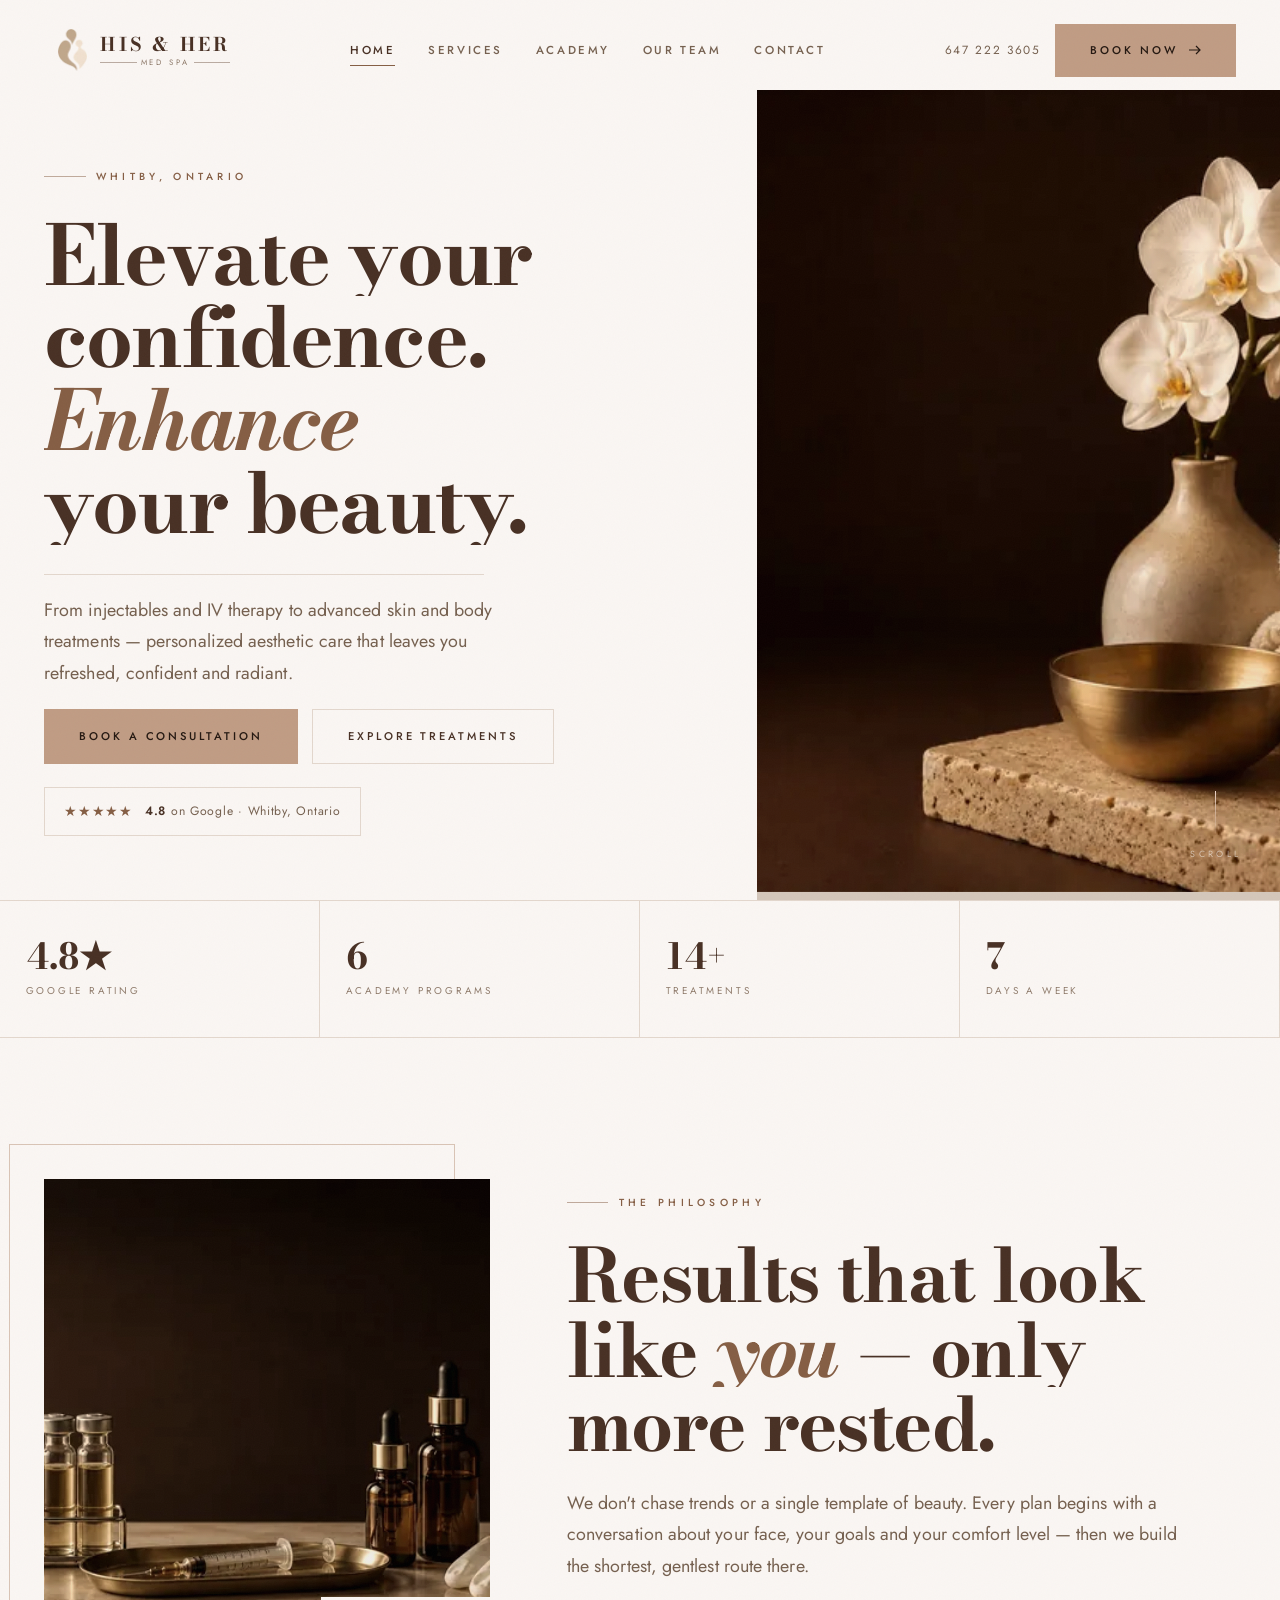
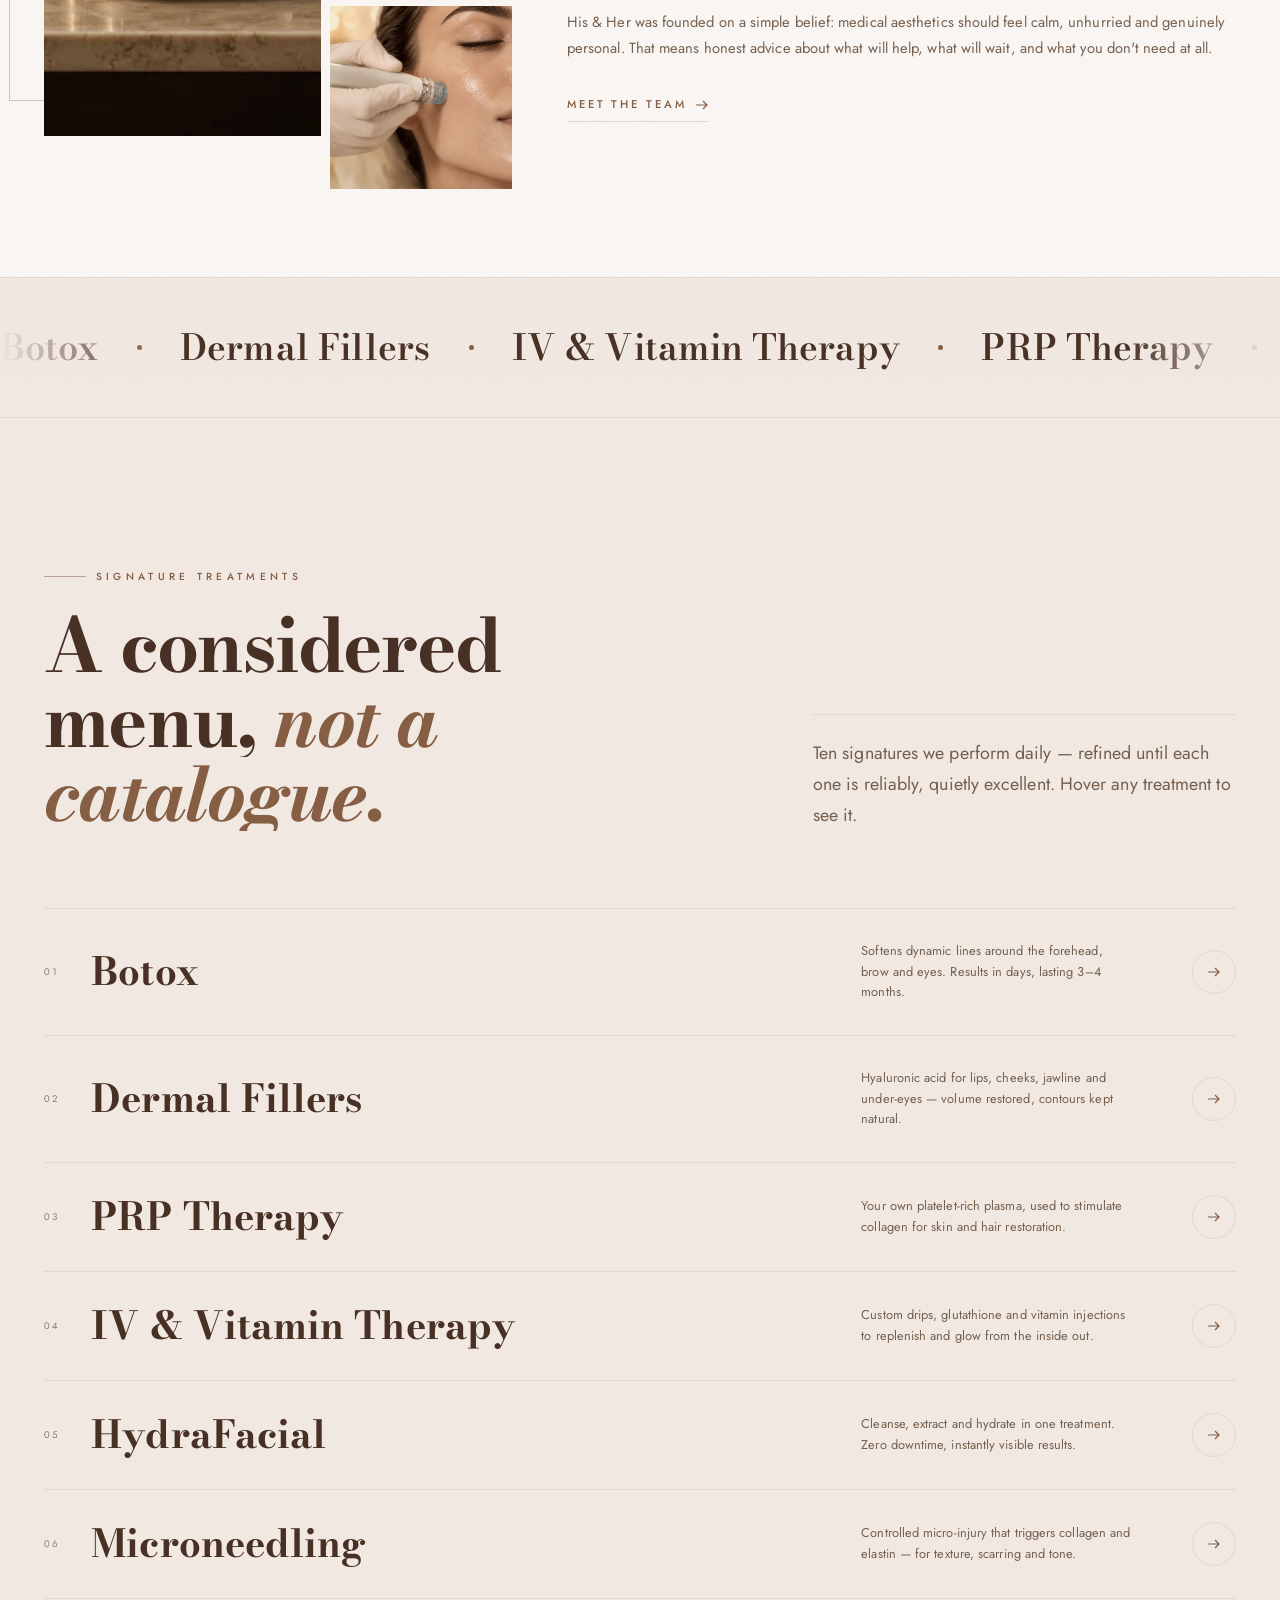
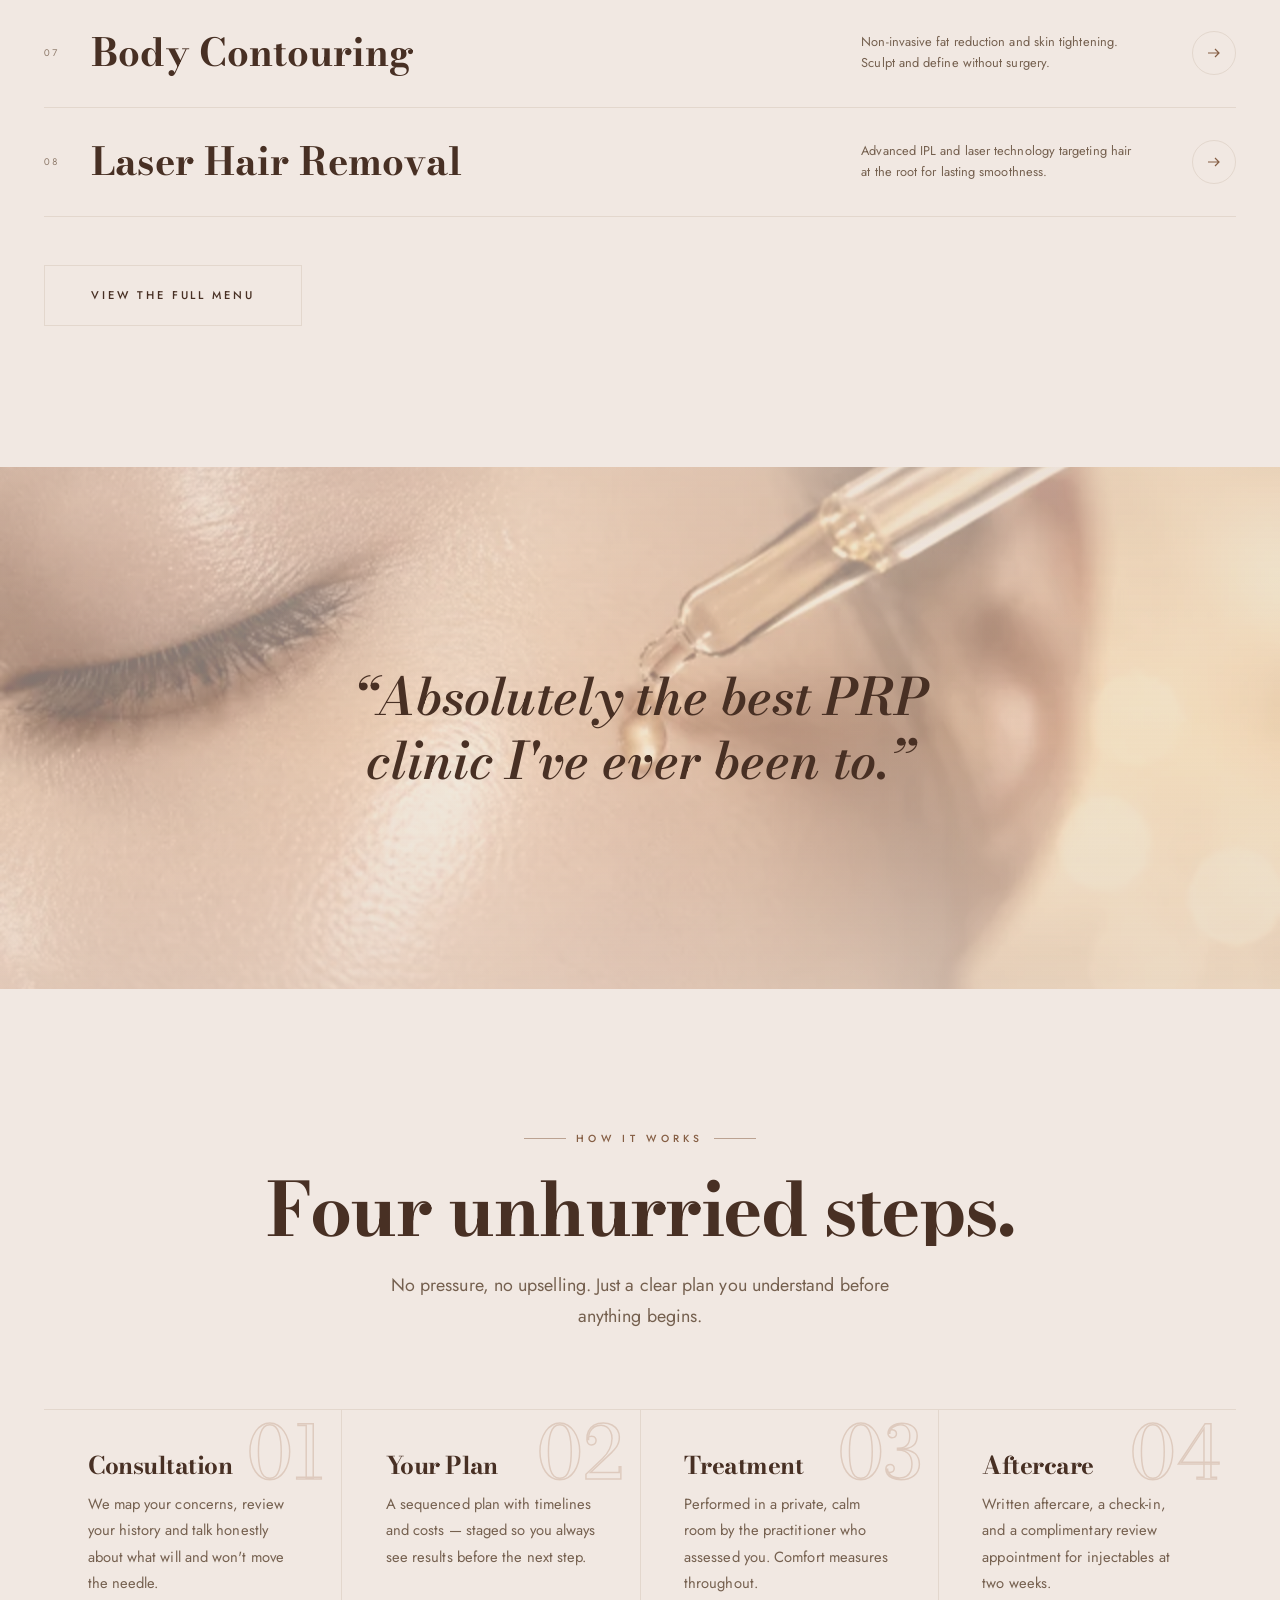
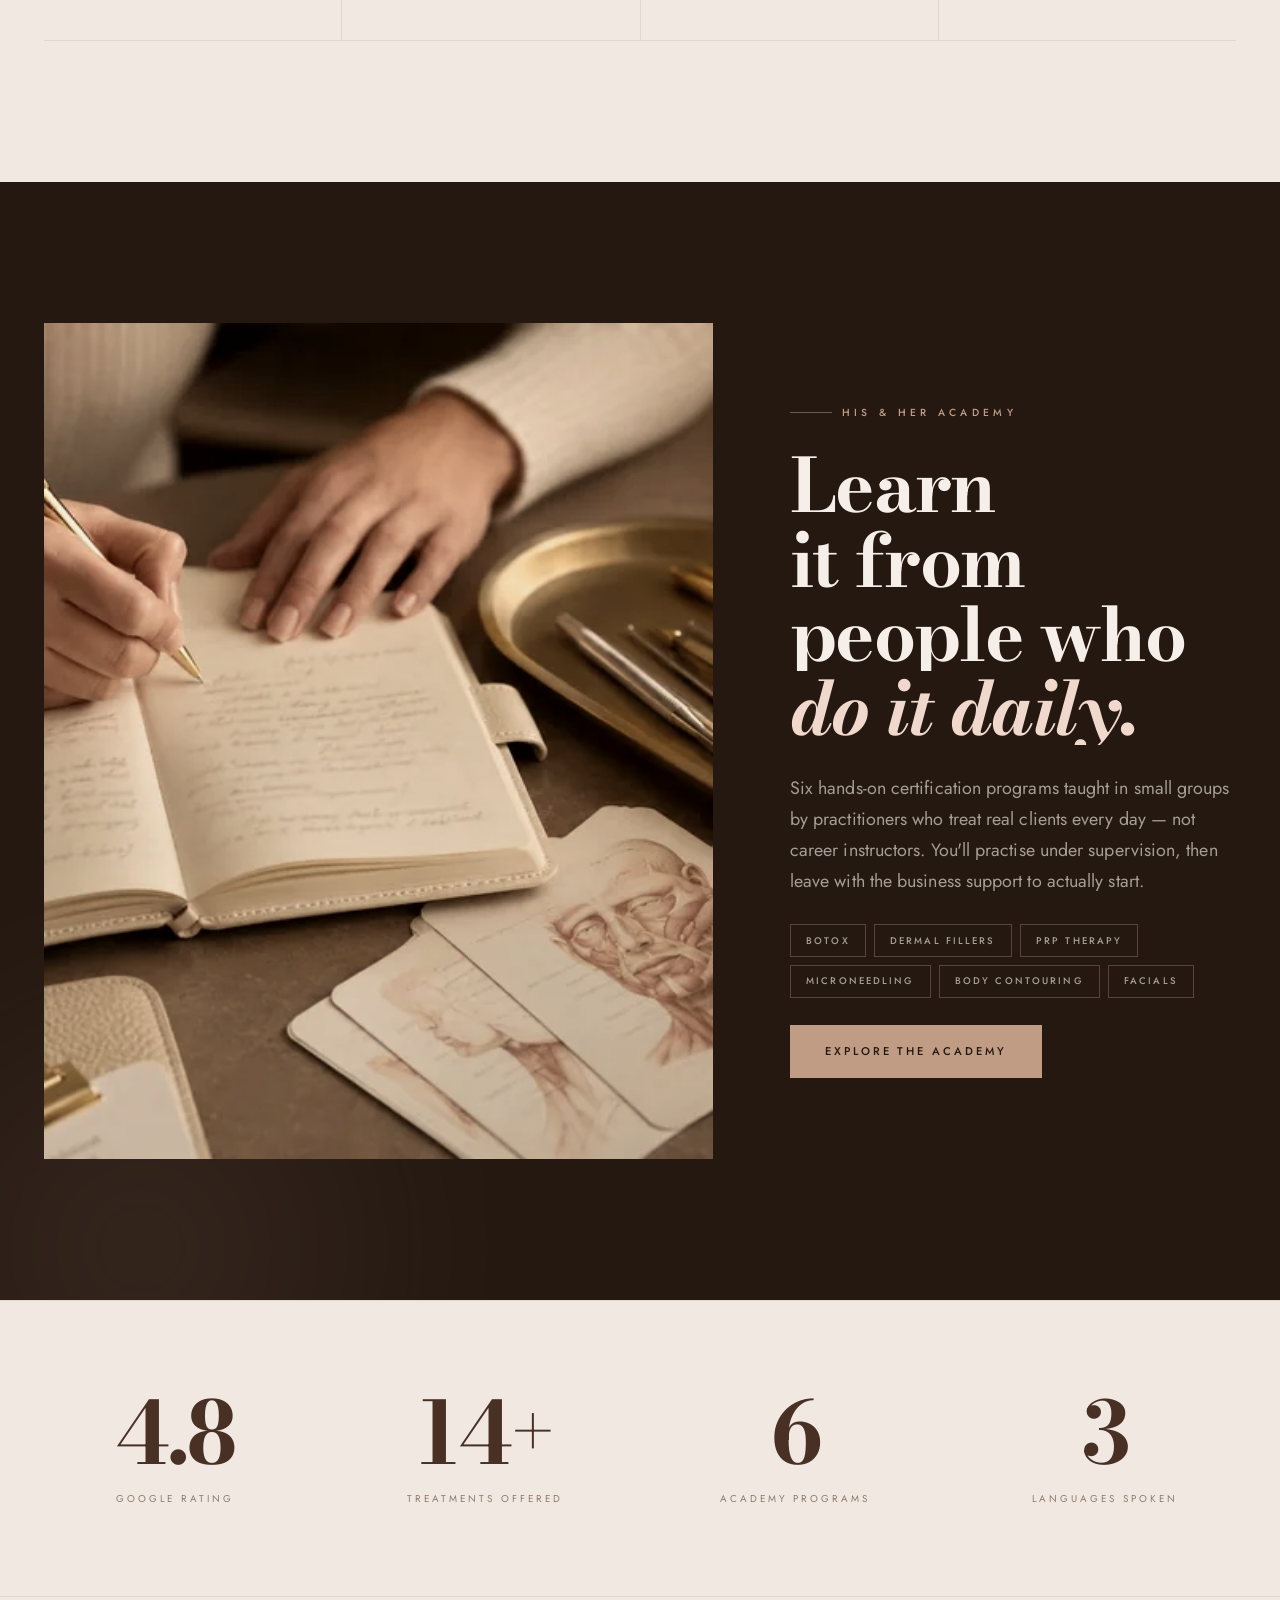
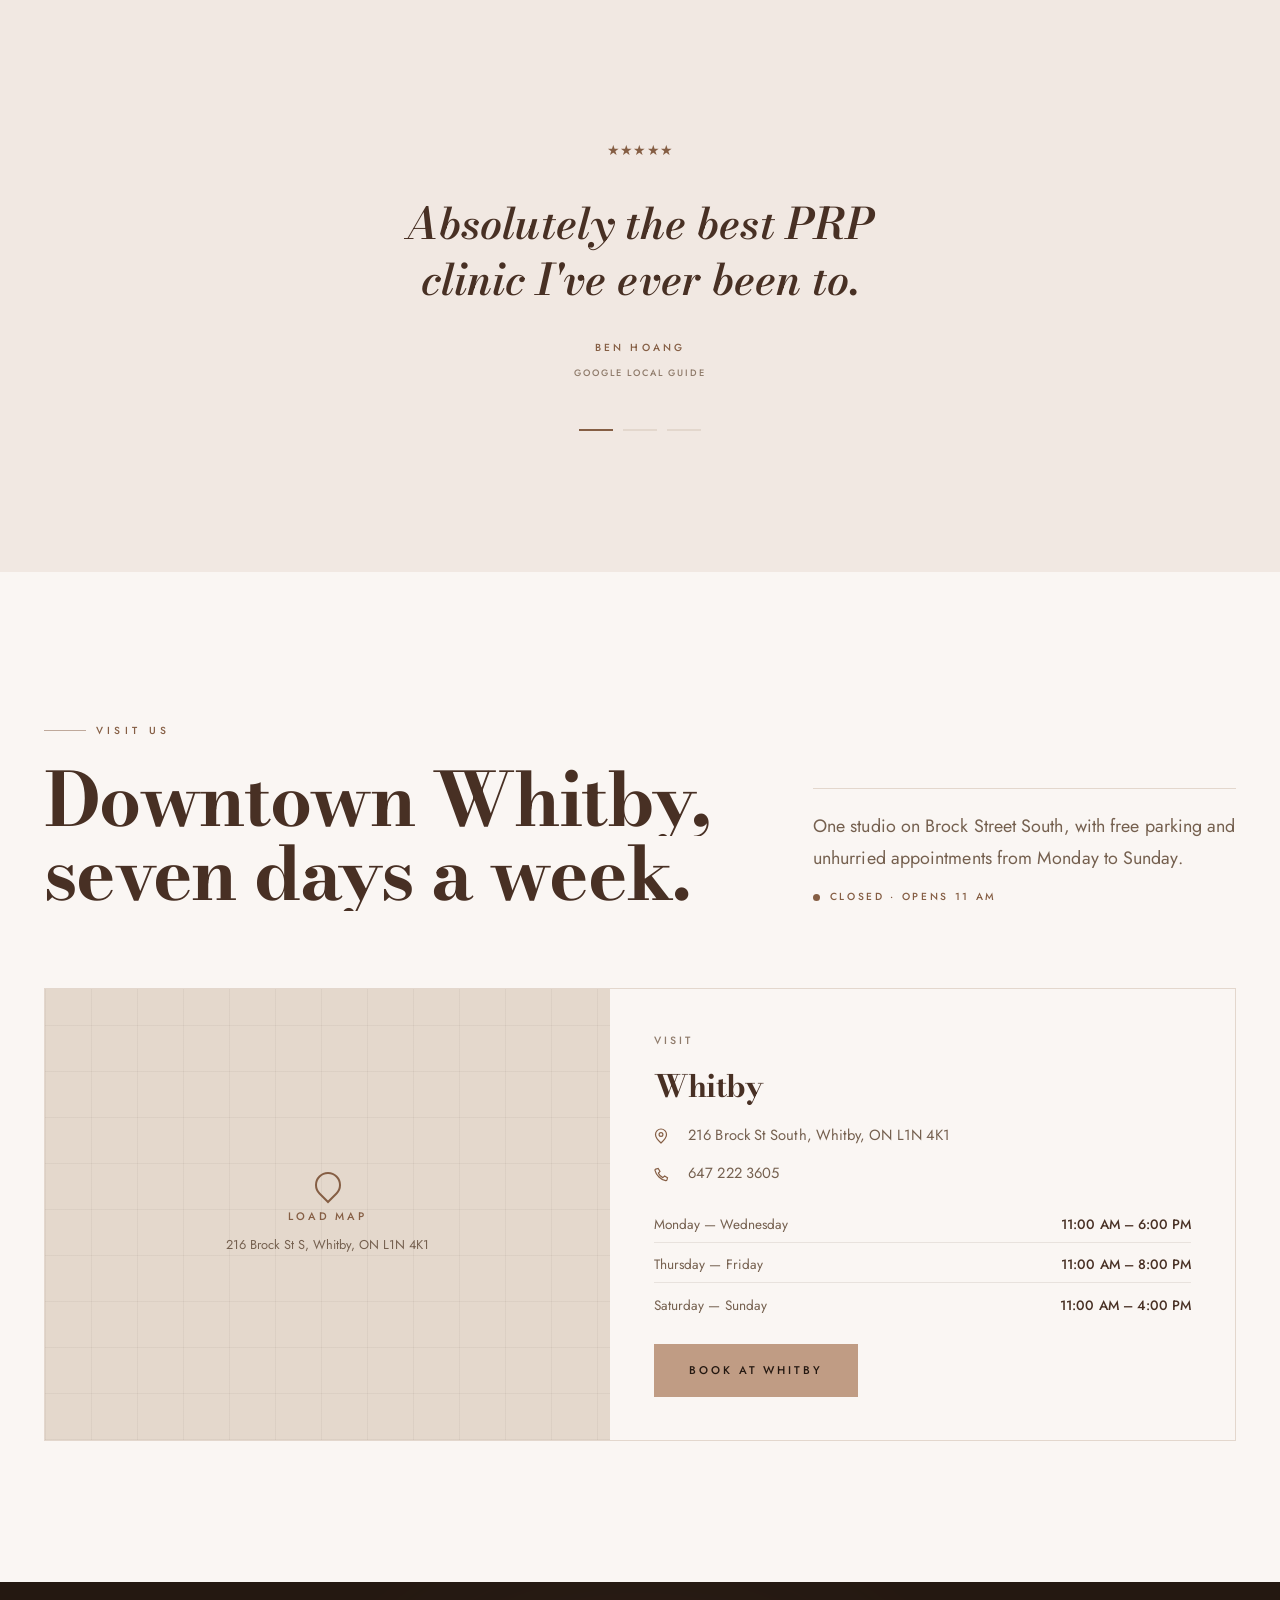
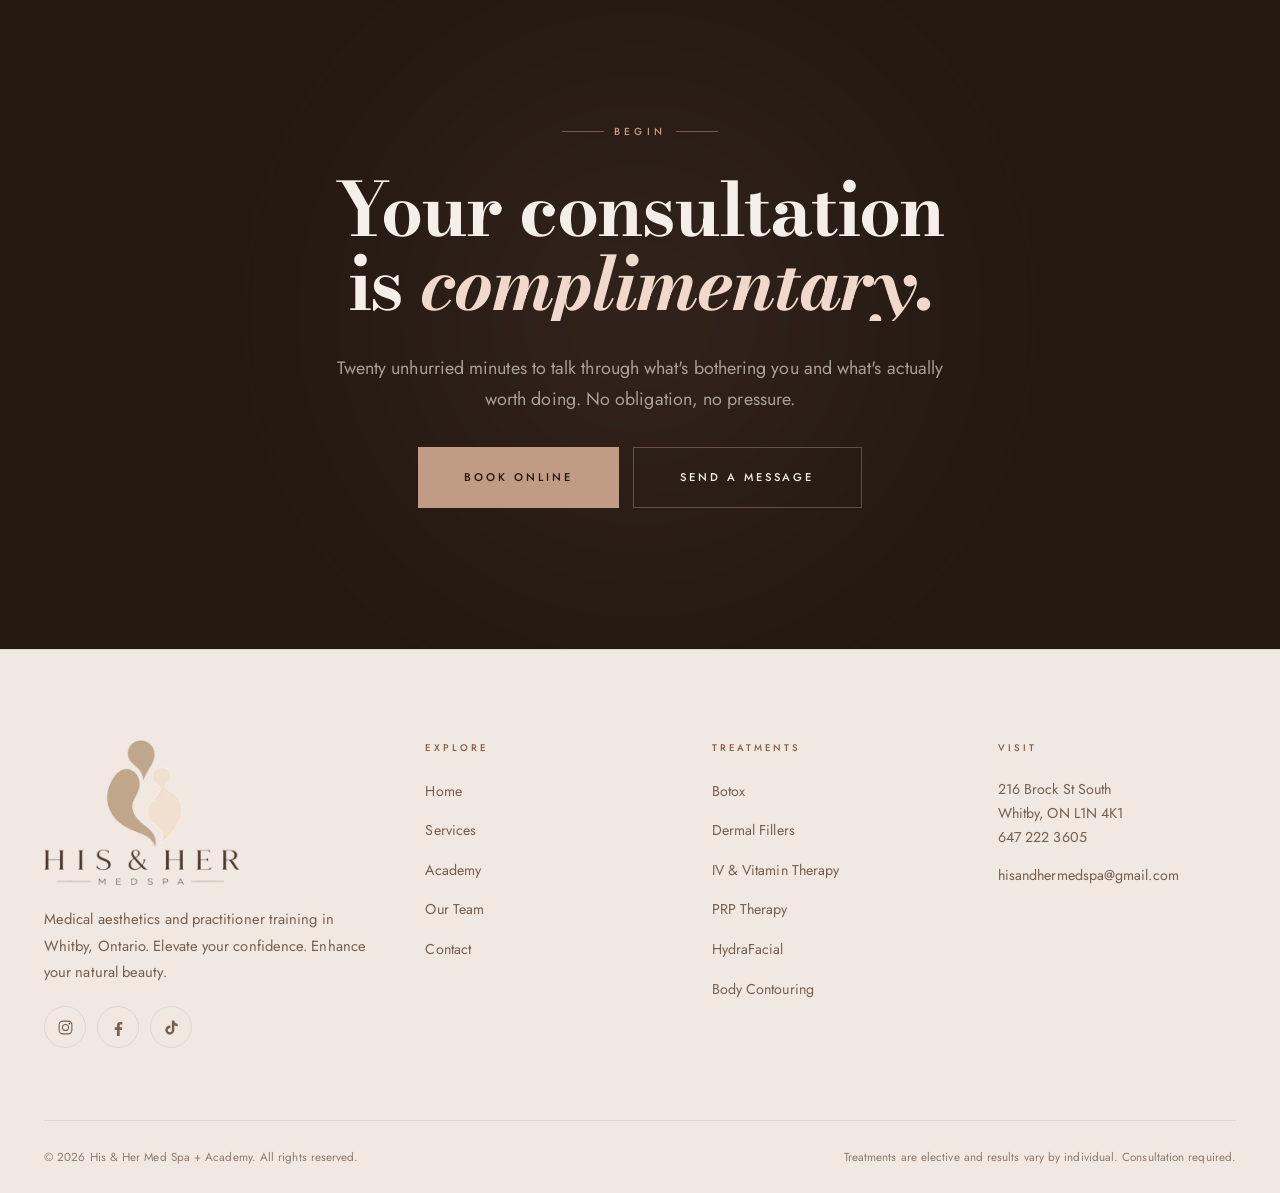
<file: index.html>
<!DOCTYPE html>
<html lang="en-CA">
<head>
<meta charset="utf-8">
<meta name="viewport" content="width=device-width, initial-scale=1">
<title>His &amp; Her Med Spa + Academy | Medical Aesthetics in Whitby, Ontario</title>
<meta name="description" content="Injectables, IV therapy, PRP, HydraFacial, body contouring and advanced skin care in Whitby, Ontario. Personalized medical aesthetics — rated 4.8★ on Google.">
<meta name="theme-color" content="#FAF6F3">
<link rel="canonical" href="https://hisandhermedspa.ca/">
<link rel="icon" href="assets/favicon.png" type="image/png">
<link rel="apple-touch-icon" href="assets/img/apple-touch-icon.png">

<meta property="og:type" content="website">
<meta property="og:title" content="His &amp; Her Med Spa + Academy">
<meta property="og:description" content="Elevate your confidence. Enhance your natural beauty. Medical aesthetics in Whitby, Ontario.">
<meta property="og:image" content="assets/img/hero.jpg">
<meta property="og:locale" content="en_CA">
<meta name="twitter:card" content="summary_large_image">

<link rel="preconnect" href="https://fonts.googleapis.com">
<link rel="preconnect" href="https://fonts.gstatic.com" crossorigin>
<link href="https://fonts.googleapis.com/css2?family=Bodoni+Moda:ital,opsz,wght@0,6..96,500;0,6..96,600;0,6..96,700;1,6..96,500;1,6..96,600&family=Jost:wght@300;400;500;600&display=swap" rel="stylesheet">
<!-- Preload the variant the browser will actually pick. Pointing this at the
     .jpg fallback would fetch the hero twice — once here, once as WebP. -->
<link rel="preload" as="image" type="image/webp"
      href="assets/img/hero-1400.webp"
      imagesrcset="assets/img/hero-700.webp 700w, assets/img/hero-1400.webp 1400w"
      imagesizes="(min-width: 1000px) 46vw, 100vw">
<link rel="stylesheet" href="assets/css/style.css">

<script type="application/ld+json">
{
  "@context": "https://schema.org",
  "@type": "MedicalSpa",
    "@id": "https://hisandhermedspa.ca/#studio",
    "name": "His & Her Med Spa + Academy — Whitby",
    "url": "https://hisandhermedspa.ca/",
    "telephone": "+1-647-222-3605",
    "email": "hisandhermedspa@gmail.com",
    "image": "https://hisandhermedspa.ca/assets/img/hero.jpg",
    "priceRange": "$$",
    "sameAs": [
      "https://www.instagram.com/hisandhermedspawhitby/",
      "https://www.tiktok.com/@hisandhermedspa",
      "https://www.facebook.com/share/1GpkdJ7ypN/"
    ],
    "address": {
      "@type": "PostalAddress",
      "streetAddress": "216 Brock St South",
      "addressLocality": "Whitby",
      "addressRegion": "ON",
      "postalCode": "L1N 4K1",
      "addressCountry": "CA"
    },
    "aggregateRating": { "@type": "AggregateRating", "ratingValue": "4.8", "bestRating": "5", "ratingCount": "120" },
    "openingHoursSpecification": [
      { "@type": "OpeningHoursSpecification", "dayOfWeek": ["Monday","Tuesday","Wednesday"], "opens": "11:00", "closes": "18:00" },
      { "@type": "OpeningHoursSpecification", "dayOfWeek": ["Thursday","Friday"], "opens": "11:00", "closes": "20:00" },
      { "@type": "OpeningHoursSpecification", "dayOfWeek": ["Saturday","Sunday"], "opens": "11:00", "closes": "16:00" }
    ]
}
</script>
</head>
<body>
<a class="skip" href="#main">Skip to content</a>
<!-- Photography grade: settles the source photos onto the logo's camel. Red is
     held, green eased back a touch and blue trimmed, which deepens the existing
     warmth toward the mark without pushing skin orange. Referenced from CSS as
     var(--duo) / var(--duo-soft). -->
<svg class="filter-defs" aria-hidden="true" focusable="false" width="0" height="0">
  <filter id="duo-warm" color-interpolation-filters="sRGB">
    <feColorMatrix type="matrix" values="1.02 0    0    0 0.004
                                         0    0.99 0    0 0
                                         0    0    0.93 0 0
                                         0    0    0    1 0"/>
  </filter>
</svg>
<div class="grain" aria-hidden="true"></div>
<div class="progress" aria-hidden="true"></div>
<div class="curtain" aria-hidden="true"><picture><source type="image/webp" srcset="assets/img/logo-lockup-220.webp 220w, assets/img/logo-lockup-440.webp 440w" sizes="110px"><img class="mark" src="assets/img/logo-lockup.png" alt="" width="440" height="327" decoding="async"></picture></div>

<!-- ============ HEADER ============ -->
<header class="hdr">
  <div class="wrap hdr-in">
    <a class="logo" href="index.html" aria-label="His and Her Med Spa, home">
      <picture><source type="image/webp" srcset="assets/img/logo-mark-120.webp 120w, assets/img/logo-mark-240.webp 240w" sizes="30px"><img class="logo-mark" src="assets/img/logo-mark.png" alt="" width="240" height="344" decoding="async"></picture>
      <span class="logo-txt">
        <b>His &amp; Her</b>
        <span>Med Spa</span>
      </span>
    </a>

    <nav class="nav" aria-label="Primary">
      <a href="index.html" aria-current="page">Home</a>
      <a href="services.html">Services</a>
      <a href="academy.html">Academy</a>
      <a href="team.html">Our Team</a>
      <a href="contact.html">Contact</a>
    </nav>

    <div class="hdr-cta">
      <a class="hdr-tel" href="tel:6472223605">647 222 3605</a>
      <a class="btn" href="https://www.fresha.com/a/his-her-med-spa-academy-whitby-216-brock-street-south-iwclfoa1" target="_blank" rel="noopener" data-magnetic>
        Book Now
        <svg class="ar" width="12" height="10" viewBox="0 0 12 10" fill="none" aria-hidden="true"><path d="M7 1l4 4-4 4M11 5H0" stroke="currentColor" stroke-width="1.2"/></svg>
      </a>
      <button class="burger" aria-label="Open menu" aria-expanded="false" aria-controls="menu">
        <i></i><i></i><i></i>
      </button>
    </div>
  </div>
</header>

<!-- ============ MOBILE MENU ============ -->
<div class="menu" id="menu">
  <nav aria-label="Mobile">
    <ul class="menu-links">
      <li><a href="index.html"><span class="idx">01</span>Home</a></li>
      <li><a href="services.html"><span class="idx">02</span>Services</a></li>
      <li><a href="academy.html"><span class="idx">03</span>Academy</a></li>
      <li><a href="team.html"><span class="idx">04</span>Our Team</a></li>
      <li><a href="contact.html"><span class="idx">05</span>Contact</a></li>
    </ul>
  </nav>
  <div class="menu-foot">
    <a href="tel:6472223605">647 222 3605</a>
    <a href="mailto:hisandhermedspa@gmail.com">hisandhermedspa@gmail.com</a>
  </div>
</div>

<main id="main">

<!-- ============ HERO ============ -->
<section class="hero">
  <div class="hero-in">
    <div class="hero-grid">
      <p class="eyebrow" data-rv="fade" style="--d:.15s">Whitby, Ontario</p>

      <h1 class="d1" data-mask>
        Elevate your<br>
        confidence.<br>
        <em>Enhance</em> your beauty.
      </h1>

      <div class="hero-side">
        <div class="rule" data-rv="line"></div>
        <p class="lede" data-rv style="--d:.25s">
          From injectables and IV therapy to advanced skin and body treatments —
          personalized aesthetic care that leaves you refreshed, confident and radiant.
        </p>
        <div class="cta-btns" style="justify-content:flex-start;--d:.35s" data-rv>
          <a class="btn" href="https://www.fresha.com/a/his-her-med-spa-academy-whitby-216-brock-street-south-iwclfoa1" target="_blank" rel="noopener">Book a Consultation</a>
          <a class="btn btn-ghost" href="services.html">Explore Treatments</a>
        </div>
        <div class="gbadge" data-rv style="--d:.45s">
          <span class="stars" aria-hidden="true">★★★★★</span>
          <span><b>4.8</b> on Google · Whitby, Ontario</span>
        </div>
      </div>
    </div>
  </div>

  <div class="hero-media">
    <picture><source type="image/webp" srcset="assets/img/hero-700.webp 700w, assets/img/hero-1400.webp 1400w" sizes="(min-width: 1000px) 46vw, 100vw"><img src="assets/img/hero.jpg" alt="Spa still life — cream towels, white orchid and a brushed gold bowl in warm light" fetchpriority="high" width="1400" height="1050" decoding="async"></picture>
  </div>

  <div class="hero-cue" aria-hidden="true"><i></i><span>Scroll</span></div>
</section>

<!-- ============ TRUST BAR ============ -->
<section class="trust">
  <div class="wrap" style="padding-inline:0">
    <div class="trust-grid">
      <div class="trust-item"><b>4.8★</b><span>Google Rating</span></div>
      <div class="trust-item"><b>6</b><span>Academy Programs</span></div>
      <div class="trust-item"><b>14+</b><span>Treatments</span></div>
      <div class="trust-item"><b>7</b><span>Days a Week</span></div>
    </div>
  </div>
</section>

<!-- ============ PHILOSOPHY ============ -->
<section class="section">
  <div class="wrap">
    <div class="split is-wide-r">
      <div class="stack-imgs">
        <div class="imgbox ratio-4-5">
          <picture><source type="image/webp" srcset="assets/img/service-break-700.webp 700w, assets/img/service-break-1400.webp 1400w" sizes="(min-width: 1000px) 50vw, 92vw"><img src="assets/img/service-break.jpg" alt="Medical aesthetics still life — serum vials, syringe and gold tray" loading="lazy" width="1400" height="933" decoding="async"></picture>
        </div>
        <div class="imgbox b ratio-1-1">
          <picture><source type="image/webp" srcset="assets/img/services/hydrafacial-640.webp 640w, assets/img/services/hydrafacial-1200.webp 1200w" sizes="(min-width: 1100px) 320px, (min-width: 700px) 45vw, 92vw"><img src="assets/img/services/hydrafacial.jpg" alt="HydraFacial treatment in progress" loading="lazy" width="1200" height="900" decoding="async"></picture>
        </div>
      </div>

      <div class="split-copy">
        <p class="eyebrow">The Philosophy</p>
        <h2 class="d2" data-mask>
          Results that look<br>
          like <em class="italic gold-text">you</em> — only<br>
          more rested.
        </h2>
        <p class="lede" data-rv>
          We don't chase trends or a single template of beauty. Every plan begins with a
          conversation about your face, your goals and your comfort level — then we build the
          shortest, gentlest route there.
        </p>
        <p class="body-sm" data-rv style="--d:.1s">
          His &amp; Her was founded on a simple belief: medical aesthetics should feel calm,
          unhurried and genuinely personal. That means honest advice about what will help,
          what will wait, and what you don't need at all.
        </p>
        <div data-rv style="--d:.2s">
          <a class="tlink" href="team.html">Meet the team
            <svg width="12" height="10" viewBox="0 0 12 10" fill="none" aria-hidden="true"><path d="M7 1l4 4-4 4M11 5H0" stroke="currentColor" stroke-width="1.2"/></svg>
          </a>
        </div>
      </div>
    </div>
  </div>
</section>

<!-- ============ MARQUEE ============ -->
<div class="marquee" aria-hidden="true">
  <div class="marquee-track">
    <span>Botox</span><span>Dermal Fillers</span><span>IV &amp; Vitamin Therapy</span><span>PRP Therapy</span><span>HydraFacial</span><span>Microneedling</span><span>Body Contouring</span><span>Chemical Peels</span><span>Laser Hair Removal</span><span>Hair Restoration</span>
    <span>Botox</span><span>Dermal Fillers</span><span>IV &amp; Vitamin Therapy</span><span>PRP Therapy</span><span>HydraFacial</span><span>Microneedling</span><span>Body Contouring</span><span>Chemical Peels</span><span>Laser Hair Removal</span><span>Hair Restoration</span>
  </div>
</div>

<!-- ============ SIGNATURE TREATMENTS (hover index) ============ -->
<section class="section on-linen sindex">
  <div class="wrap">
    <div class="sec-head is-split">
      <div>
        <p class="eyebrow">Signature Treatments</p>
        <h2 class="d2" data-mask style="margin-top:1.4rem">
          A considered<br>menu, <em class="italic gold-text">not a<br>catalogue.</em>
        </h2>
      </div>
      <p class="lede" data-rv>
        Ten signatures we perform daily — refined until each one is reliably, quietly excellent.
        Hover any treatment to see it.
      </p>
    </div>

    <ul class="sindex-list">
      <li><a class="sitem" href="services.html#botox" data-peek="botox">
        <span class="sitem-no">01</span>
        <span><span class="sitem-name">Botox</span></span>
        <span class="sitem-meta">Softens dynamic lines around the forehead, brow and eyes. Results in days, lasting 3–4 months.</span>
        <span class="sitem-go" aria-hidden="true">
          <svg width="12" height="10" viewBox="0 0 12 10" fill="none"><path d="M7 1l4 4-4 4M11 5H0" stroke="currentColor" stroke-width="1.2"/></svg>
        </span>
      </a></li>
      <li><a class="sitem" href="services.html#dermal-fillers" data-peek="fillers">
        <span class="sitem-no">02</span>
        <span><span class="sitem-name">Dermal Fillers</span></span>
        <span class="sitem-meta">Hyaluronic acid for lips, cheeks, jawline and under-eyes — volume restored, contours kept natural.</span>
        <span class="sitem-go" aria-hidden="true"><svg width="12" height="10" viewBox="0 0 12 10" fill="none"><path d="M7 1l4 4-4 4M11 5H0" stroke="currentColor" stroke-width="1.2"/></svg></span>
      </a></li>
      <li><a class="sitem" href="services.html#prp-therapy" data-peek="prp">
        <span class="sitem-no">03</span>
        <span><span class="sitem-name">PRP Therapy</span></span>
        <span class="sitem-meta">Your own platelet-rich plasma, used to stimulate collagen for skin and hair restoration.</span>
        <span class="sitem-go" aria-hidden="true"><svg width="12" height="10" viewBox="0 0 12 10" fill="none"><path d="M7 1l4 4-4 4M11 5H0" stroke="currentColor" stroke-width="1.2"/></svg></span>
      </a></li>
      <li><a class="sitem" href="services.html#iv-vitamin-therapy" data-peek="iv">
        <span class="sitem-no">04</span>
        <span><span class="sitem-name">IV &amp; Vitamin Therapy</span></span>
        <span class="sitem-meta">Custom drips, glutathione and vitamin injections to replenish and glow from the inside out.</span>
        <span class="sitem-go" aria-hidden="true"><svg width="12" height="10" viewBox="0 0 12 10" fill="none"><path d="M7 1l4 4-4 4M11 5H0" stroke="currentColor" stroke-width="1.2"/></svg></span>
      </a></li>
      <li><a class="sitem" href="services.html#hydrafacial" data-peek="hydra">
        <span class="sitem-no">05</span>
        <span><span class="sitem-name">HydraFacial</span></span>
        <span class="sitem-meta">Cleanse, extract and hydrate in one treatment. Zero downtime, instantly visible results.</span>
        <span class="sitem-go" aria-hidden="true"><svg width="12" height="10" viewBox="0 0 12 10" fill="none"><path d="M7 1l4 4-4 4M11 5H0" stroke="currentColor" stroke-width="1.2"/></svg></span>
      </a></li>
      <li><a class="sitem" href="services.html#microneedling" data-peek="micro">
        <span class="sitem-no">06</span>
        <span><span class="sitem-name">Microneedling</span></span>
        <span class="sitem-meta">Controlled micro-injury that triggers collagen and elastin — for texture, scarring and tone.</span>
        <span class="sitem-go" aria-hidden="true"><svg width="12" height="10" viewBox="0 0 12 10" fill="none"><path d="M7 1l4 4-4 4M11 5H0" stroke="currentColor" stroke-width="1.2"/></svg></span>
      </a></li>
      <li><a class="sitem" href="services.html#body-contouring" data-peek="body">
        <span class="sitem-no">07</span>
        <span><span class="sitem-name">Body Contouring</span></span>
        <span class="sitem-meta">Non-invasive fat reduction and skin tightening. Sculpt and define without surgery.</span>
        <span class="sitem-go" aria-hidden="true"><svg width="12" height="10" viewBox="0 0 12 10" fill="none"><path d="M7 1l4 4-4 4M11 5H0" stroke="currentColor" stroke-width="1.2"/></svg></span>
      </a></li>
      <li><a class="sitem" href="services.html#laser-hair-removal" data-peek="laser">
        <span class="sitem-no">08</span>
        <span><span class="sitem-name">Laser Hair Removal</span></span>
        <span class="sitem-meta">Advanced IPL and laser technology targeting hair at the root for lasting smoothness.</span>
        <span class="sitem-go" aria-hidden="true"><svg width="12" height="10" viewBox="0 0 12 10" fill="none"><path d="M7 1l4 4-4 4M11 5H0" stroke="currentColor" stroke-width="1.2"/></svg></span>
      </a></li>
    </ul>

    <div style="margin-top:3rem" data-rv>
      <a class="btn btn-ghost btn-lg" href="services.html">View the full menu</a>
    </div>
  </div>

  <div class="sindex-peek" aria-hidden="true">
    <picture><source type="image/webp" srcset="assets/img/services/botox-640.webp 640w, assets/img/services/botox-1200.webp 1200w" sizes="(min-width: 1100px) 320px, (min-width: 700px) 45vw, 92vw"><img data-key="botox"   src="assets/img/services/botox.jpg" alt="" width="1200" height="800" decoding="async" loading="lazy"></picture>
    <picture><source type="image/webp" srcset="assets/img/services/dermal-fillers-640.webp 640w, assets/img/services/dermal-fillers-1200.webp 1200w" sizes="(min-width: 1100px) 320px, (min-width: 700px) 45vw, 92vw"><img data-key="fillers" src="assets/img/services/dermal-fillers.jpg" alt="" width="1200" height="800" decoding="async" loading="lazy"></picture>
    <picture><source type="image/webp" srcset="assets/img/services/prp-therapy-640.webp 640w, assets/img/services/prp-therapy-1200.webp 1200w" sizes="(min-width: 1100px) 320px, (min-width: 700px) 45vw, 92vw"><img data-key="prp"     src="assets/img/services/prp-therapy.jpg" alt="" width="1200" height="900" decoding="async" loading="lazy"></picture>
    <picture><source type="image/webp" srcset="assets/img/services/iv-vitamin-therapy-640.webp 640w, assets/img/services/iv-vitamin-therapy-1024.webp 1024w" sizes="(min-width: 1100px) 320px, (min-width: 700px) 45vw, 92vw"><img data-key="iv"      src="assets/img/services/iv-vitamin-therapy.jpg" alt="" width="1024" height="1536" decoding="async" loading="lazy"></picture>
    <picture><source type="image/webp" srcset="assets/img/services/hydrafacial-640.webp 640w, assets/img/services/hydrafacial-1200.webp 1200w" sizes="(min-width: 1100px) 320px, (min-width: 700px) 45vw, 92vw"><img data-key="hydra"   src="assets/img/services/hydrafacial.jpg" alt="" width="1200" height="900" decoding="async" loading="lazy"></picture>
    <picture><source type="image/webp" srcset="assets/img/services/microneedling-640.webp 640w, assets/img/services/microneedling-1200.webp 1200w" sizes="(min-width: 1100px) 320px, (min-width: 700px) 45vw, 92vw"><img data-key="micro"   src="assets/img/services/microneedling.jpg" alt="" width="1200" height="900" decoding="async" loading="lazy"></picture>
    <picture><source type="image/webp" srcset="assets/img/services/body-contouring-640.webp 640w, assets/img/services/body-contouring-1200.webp 1200w" sizes="(min-width: 1100px) 320px, (min-width: 700px) 45vw, 92vw"><img data-key="body"    src="assets/img/services/body-contouring.jpg" alt="" width="1200" height="800" decoding="async" loading="lazy"></picture>
    <picture><source type="image/webp" srcset="assets/img/services/laser-hair-removal-640.webp 640w, assets/img/services/laser-hair-removal-1200.webp 1200w" sizes="(min-width: 1100px) 320px, (min-width: 700px) 45vw, 92vw"><img data-key="laser"   src="assets/img/services/laser-hair-removal.jpg" alt="" width="1200" height="900" decoding="async" loading="lazy"></picture>
  </div>
</section>

<!-- ============ PARALLAX QUOTE ============ -->
<div class="parallax-band" data-parallax>
  <picture><source type="image/webp" srcset="assets/img/services/skin-treatments-640.webp 640w, assets/img/services/skin-treatments-1200.webp 1200w" sizes="(min-width: 1100px) 320px, (min-width: 700px) 45vw, 92vw"><img src="assets/img/services/skin-treatments.jpg" alt="" loading="lazy" aria-hidden="true" width="1200" height="900" decoding="async"></picture>
  <div class="parallax-copy">
    <p data-rv="fade">“Absolutely the best PRP clinic I've ever been to.”</p>
  </div>
</div>

<!-- ============ PROCESS ============ -->
<section class="section on-linen">
  <div class="wrap">
    <div class="sec-head is-center">
      <p class="eyebrow is-center">How It Works</p>
      <h2 class="d2" data-mask>Four unhurried steps.</h2>
      <p class="lede" data-rv style="text-align:center">
        No pressure, no upselling. Just a clear plan you understand before anything begins.
      </p>
    </div>

    <div class="ncards" data-stagger="0.08">
      <article class="ncard" data-rv>
        <span class="no">01</span>
        <h3>Consultation</h3>
        <p class="body-sm">We map your concerns, review your history and talk honestly about what will and won't move the needle.</p>
      </article>
      <article class="ncard" data-rv>
        <span class="no">02</span>
        <h3>Your Plan</h3>
        <p class="body-sm">A sequenced plan with timelines and costs — staged so you always see results before the next step.</p>
      </article>
      <article class="ncard" data-rv>
        <span class="no">03</span>
        <h3>Treatment</h3>
        <p class="body-sm">Performed in a private, calm room by the practitioner who assessed you. Comfort measures throughout.</p>
      </article>
      <article class="ncard" data-rv>
        <span class="no">04</span>
        <h3>Aftercare</h3>
        <p class="body-sm">Written aftercare, a check-in, and a complimentary review appointment for injectables at two weeks.</p>
      </article>
    </div>
  </div>
</section>

<!-- ============ ACADEMY TEASER ============ -->
<section class="section on-dark" style="overflow:hidden;position:relative">
  <div class="glow" style="width:640px;height:640px;left:-14%;bottom:-24%"></div>
  <div class="wrap" style="position:relative;z-index:2">
    <div class="split is-wide-l">
      <div class="split-copy">
        <p class="eyebrow">His &amp; Her Academy</p>
        <h2 class="d2" data-mask>
          Learn it from<br>people who<br><em class="italic gold-text">do it daily.</em>
        </h2>
        <p class="lede" data-rv>
          Six hands-on certification programs taught in small groups by practitioners who
          treat real clients every day — not career instructors. You'll practise under
          supervision, then leave with the business support to actually start.
        </p>
        <div class="chips" data-rv style="--d:.1s">
          <span class="chip">Botox</span>
          <span class="chip">Dermal Fillers</span>
          <span class="chip">PRP Therapy</span>
          <span class="chip">Microneedling</span>
          <span class="chip">Body Contouring</span>
          <span class="chip">Facials</span>
        </div>
        <div data-rv style="--d:.2s">
          <a class="btn" href="academy.html">Explore the Academy</a>
        </div>
      </div>

      <div class="imgbox ratio-4-5 flip">
        <picture><source type="image/webp" srcset="assets/img/academy-training-700.webp 700w, assets/img/academy-training-1400.webp 1400w" sizes="(min-width: 1000px) 50vw, 92vw"><img src="assets/img/academy-training.jpg" alt="Hands-on injection training on a practice pad at His &amp; Her Academy" loading="lazy" width="1400" height="1050" decoding="async"></picture>
      </div>
    </div>
  </div>
</section>

<!-- ============ STATS ============ -->
<section class="section-sm on-linen" style="border-top:1px solid var(--line)">
  <div class="wrap">
    <div class="stats">
      <div class="stat" data-rv><b><span data-count="4.8">0</span></b><span>Google Rating</span></div>
      <div class="stat" data-rv><b><span data-count="14" data-suffix="+">0</span></b><span>Treatments Offered</span></div>
      <div class="stat" data-rv><b><span data-count="6">0</span></b><span>Academy Programs</span></div>
      <div class="stat" data-rv><b><span data-count="3">0</span></b><span>Languages Spoken</span></div>
    </div>
  </div>
</section>

<!-- ============ TESTIMONIALS ============ -->
<section class="section on-linen" style="border-top:1px solid var(--line)">
  <div class="wrap wrap-narrow">
    <div class="quotes">
      <figure class="quote is-on">
        <span class="stars" aria-label="5 out of 5 stars">★★★★★</span>
        <blockquote>Absolutely the best PRP clinic I've ever been to.</blockquote>
        <cite>Ben Hoang<small>Google Local Guide</small></cite>
      </figure>
      <figure class="quote">
        <span class="stars" aria-label="5 out of 5 stars">★★★★★</span>
        <blockquote>They talked me out of a treatment I didn't need. That's why I keep coming back.</blockquote>
        <cite>Verified Client<small>Whitby</small></cite>
      </figure>
      <figure class="quote">
        <span class="stars" aria-label="5 out of 5 stars">★★★★★</span>
        <blockquote>My skin has never looked like this. Subtle, natural, and entirely mine.</blockquote>
        <cite>Verified Client<small>Whitby</small></cite>
      </figure>
    </div>
    <div class="qnav">
      <button class="qdot is-on" aria-label="Testimonial 1"></button>
      <button class="qdot" aria-label="Testimonial 2"></button>
      <button class="qdot" aria-label="Testimonial 3"></button>
    </div>
  </div>
</section>

<!-- ============ LOCATION ============ -->
<section class="section">
  <div class="wrap">
    <div class="sec-head is-split">
      <div>
        <p class="eyebrow">Visit Us</p>
        <h2 class="d2" data-mask style="margin-top:1.4rem">Downtown Whitby,<br>seven days a week.</h2>
      </div>
      <p class="lede" data-rv>
        One studio on Brock Street South, with free parking and unhurried appointments
        from Monday to Sunday.<br><span class="status"><span class="status-dot" aria-hidden="true"></span><span data-open-now></span></span>
      </p>
    </div>

    <div style="display:grid;gap:clamp(1.5rem,3vw,2.5rem)">

      <article class="loc" data-rv>
        <div class="loc-map">
          <button class="map-load" type="button"
            data-map-src="https://www.google.com/maps?q=216+Brock+St+S,+Whitby,+ON+L1N+4K1&output=embed"
            data-map-title="His &amp; Her Med Spa Whitby">
            <span class="map-pin" aria-hidden="true"></span>
            <span class="map-load-txt">Load map</span>
            <span class="map-load-sub">216 Brock St S, Whitby, ON L1N 4K1</span>
          </button>
        </div>
        <div class="loc-body">
          <p class="mono">Visit</p>
          <h3>Whitby</h3>
          <div class="loc-rows">
            <p class="loc-row">
              <svg width="14" height="16" viewBox="0 0 14 16" fill="none" aria-hidden="true"><path d="M7 15s5.5-5 5.5-8.5A5.5 5.5 0 0 0 1.5 6.5C1.5 10 7 15 7 15z" stroke="currentColor" stroke-width="1.2"/><circle cx="7" cy="6.5" r="1.9" stroke="currentColor" stroke-width="1.2"/></svg>
              <a href="https://www.google.com/maps/search/?api=1&query=His%20%26%20Her%20Med%20Spa%2C%20216%20Brock%20St%20South%2C%20Whitby" target="_blank" rel="noopener">216 Brock St South, Whitby, ON L1N 4K1</a>
            </p>
            <p class="loc-row">
              <svg width="15" height="15" viewBox="0 0 15 15" fill="none" aria-hidden="true"><path d="M4.2 1.5 6 4.4 4.4 6.2c.8 1.7 2.7 3.6 4.4 4.4l1.8-1.6 2.9 1.8-.6 2.2c-.2.5-.7.8-1.2.7C6.9 12.9 2.1 8.1 1 3.3c-.1-.5.2-1 .7-1.2l2.5-.6z" stroke="currentColor" stroke-width="1.2"/></svg>
              <a href="tel:6472223605">647 222 3605</a>
            </p>
          </div>
          <div class="hours">
            <div><span>Monday — Wednesday</span><b>11:00 AM – 6:00 PM</b></div>
            <div><span>Thursday — Friday</span><b>11:00 AM – 8:00 PM</b></div>
            <div><span>Saturday — Sunday</span><b>11:00 AM – 4:00 PM</b></div>
          </div>
          <div>
            <a class="btn" href="https://www.fresha.com/a/his-her-med-spa-academy-whitby-216-brock-street-south-iwclfoa1" target="_blank" rel="noopener">Book at Whitby</a>
          </div>
        </div>
      </article>


    </div>
  </div>
</section>

<!-- ============ CTA ============ -->
<section class="section cta">
  <div class="glow"></div>
  <div class="wrap cta-in">
    <p class="eyebrow is-center">Begin</p>
    <h2 class="d2" data-mask>Your consultation<br>is <em>complimentary.</em></h2>
    <p class="lede" data-rv style="text-align:center">
      Twenty unhurried minutes to talk through what's bothering you and what's actually worth doing.
      No obligation, no pressure.
    </p>
    <div class="cta-btns" data-rv style="--d:.1s">
      <a class="btn btn-lg" href="https://www.fresha.com/a/his-her-med-spa-academy-whitby-216-brock-street-south-iwclfoa1" target="_blank" rel="noopener" data-magnetic>Book Online</a>
      <a class="btn btn-ghost btn-lg" href="contact.html">Send a Message</a>
    </div>
  </div>
</section>

</main>

<!-- ============ FOOTER ============ -->
<footer class="ftr">
  <div class="wrap">
    <div class="ftr-grid">
      <div class="ftr-brand">
        <a href="index.html" aria-label="His and Her Med Spa, home">
          <picture><source type="image/webp" srcset="assets/img/logo-lockup-220.webp 220w, assets/img/logo-lockup-440.webp 440w" sizes="(min-width: 1000px) 50vw, 92vw"><img class="ftr-lockup" src="assets/img/logo-lockup.png" alt="His &amp; Her Med Spa" width="440" height="327" decoding="async" loading="lazy"></picture>
        </a>
        <p class="body-sm">
          Medical aesthetics and practitioner training in Whitby, Ontario.
          Elevate your confidence. Enhance your natural beauty.
        </p>
        <div class="socials">
          <a class="social" href="https://www.instagram.com/hisandhermedspawhitby" target="_blank" rel="noopener" aria-label="Instagram">
            <svg width="17" height="17" viewBox="0 0 20 20" fill="none" aria-hidden="true"><rect x="2.5" y="2.5" width="15" height="15" rx="4.5" stroke="currentColor" stroke-width="1.3"/><circle cx="10" cy="10" r="3.6" stroke="currentColor" stroke-width="1.3"/><circle cx="14.6" cy="5.4" r="1" fill="currentColor"/></svg>
          </a>
          <a class="social" href="https://www.facebook.com/share/1GpkdJ7ypN/" target="_blank" rel="noopener" aria-label="Facebook">
            <svg width="17" height="17" viewBox="0 0 20 20" fill="none" aria-hidden="true"><path d="M12.5 6.5h2V3.6c-.4-.05-1.3-.1-2.4-.1-2.3 0-3.9 1.4-3.9 4v2.2H5.6v3.2h2.6V20h3.2v-7.1h2.5l.4-3.2h-2.9V7.8c0-.9.25-1.3 1.1-1.3z" fill="currentColor"/></svg>
          </a>
          <a class="social" href="https://www.tiktok.com/@hisandhermedspa" target="_blank" rel="noopener" aria-label="TikTok">
            <svg width="19" height="19" viewBox="0 0 24 24" fill="none" aria-hidden="true"><path d="M16.6 5.82A4.28 4.28 0 0 1 15.54 3h-3.09v12.4a2.59 2.59 0 1 1-2.6-2.58c.27 0 .53.04.78.12V9.66c-.26-.03-.52-.05-.78-.05-3.14 0-5.69 2.55-5.69 5.7S6.71 21 9.85 21s5.69-2.55 5.69-5.7V9.01a7.35 7.35 0 0 0 4.3 1.38V7.3a4.3 4.3 0 0 1-3.24-1.48z" fill="currentColor"/></svg>
          </a>
        </div>
      </div>

      <div>
        <h4>Explore</h4>
        <ul class="ftr-links">
          <li><a href="index.html">Home</a></li>
          <li><a href="services.html">Services</a></li>
          <li><a href="academy.html">Academy</a></li>
          <li><a href="team.html">Our Team</a></li>
          <li><a href="contact.html">Contact</a></li>
        </ul>
      </div>

      <div>
        <h4>Treatments</h4>
        <ul class="ftr-links">
          <li><a href="services.html#botox">Botox</a></li>
          <li><a href="services.html#dermal-fillers">Dermal Fillers</a></li>
          <li><a href="services.html#iv-vitamin-therapy">IV &amp; Vitamin Therapy</a></li>
          <li><a href="services.html#prp-therapy">PRP Therapy</a></li>
          <li><a href="services.html#hydrafacial">HydraFacial</a></li>
          <li><a href="services.html#body-contouring">Body Contouring</a></li>
        </ul>
      </div>

      <div>
        <h4>Visit</h4>
        <ul class="ftr-links">
          <li><address>216 Brock St South<br>Whitby, ON L1N 4K1<br><a href="tel:6472223605">647 222 3605</a></address></li>
          <li><a href="mailto:hisandhermedspa@gmail.com">hisandhermedspa@gmail.com</a></li>
        </ul>
      </div>
    </div>

    <div class="ftr-bot">
      <span>© <span data-year>2026</span> His &amp; Her Med Spa + Academy. All rights reserved.</span>
      <span>Treatments are elective and results vary by individual. Consultation required.</span>
    </div>
  </div>
</footer>

<script src="assets/js/main.js"></script>
</body>
</html>
</file>
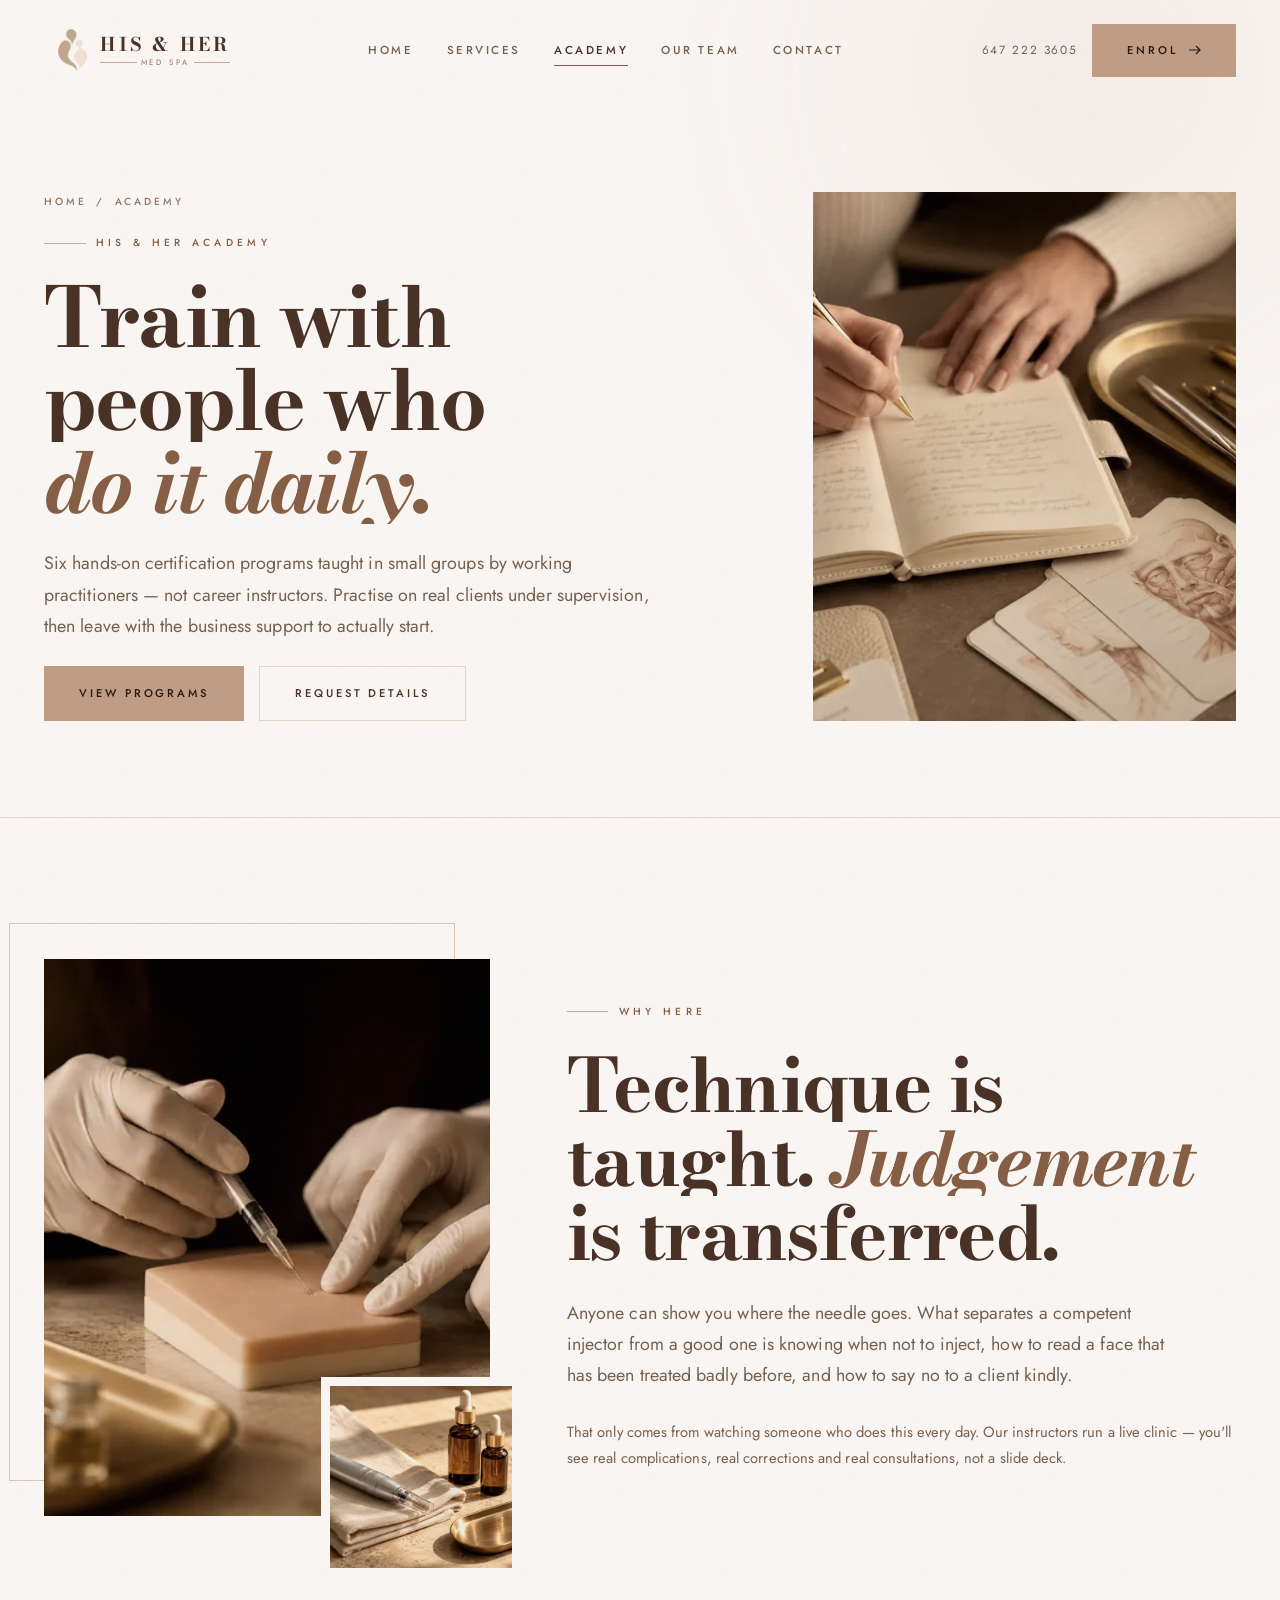
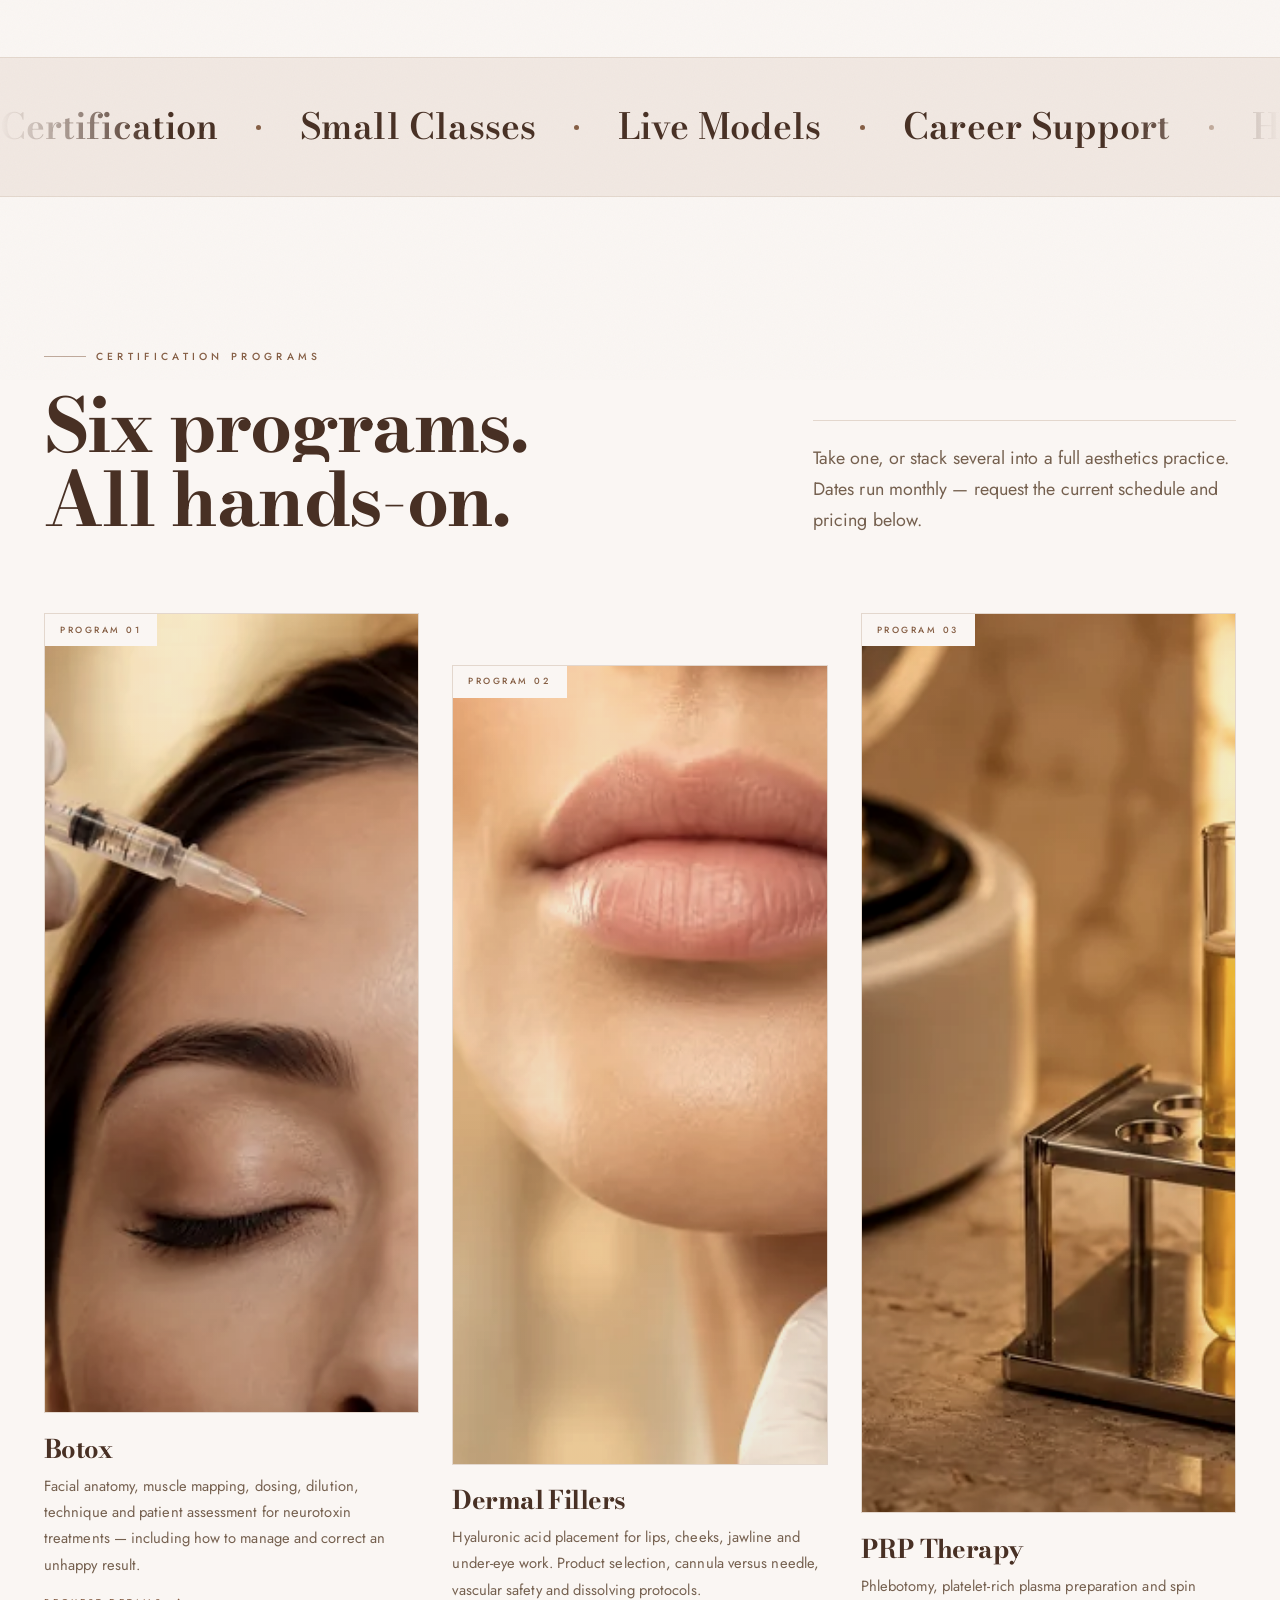
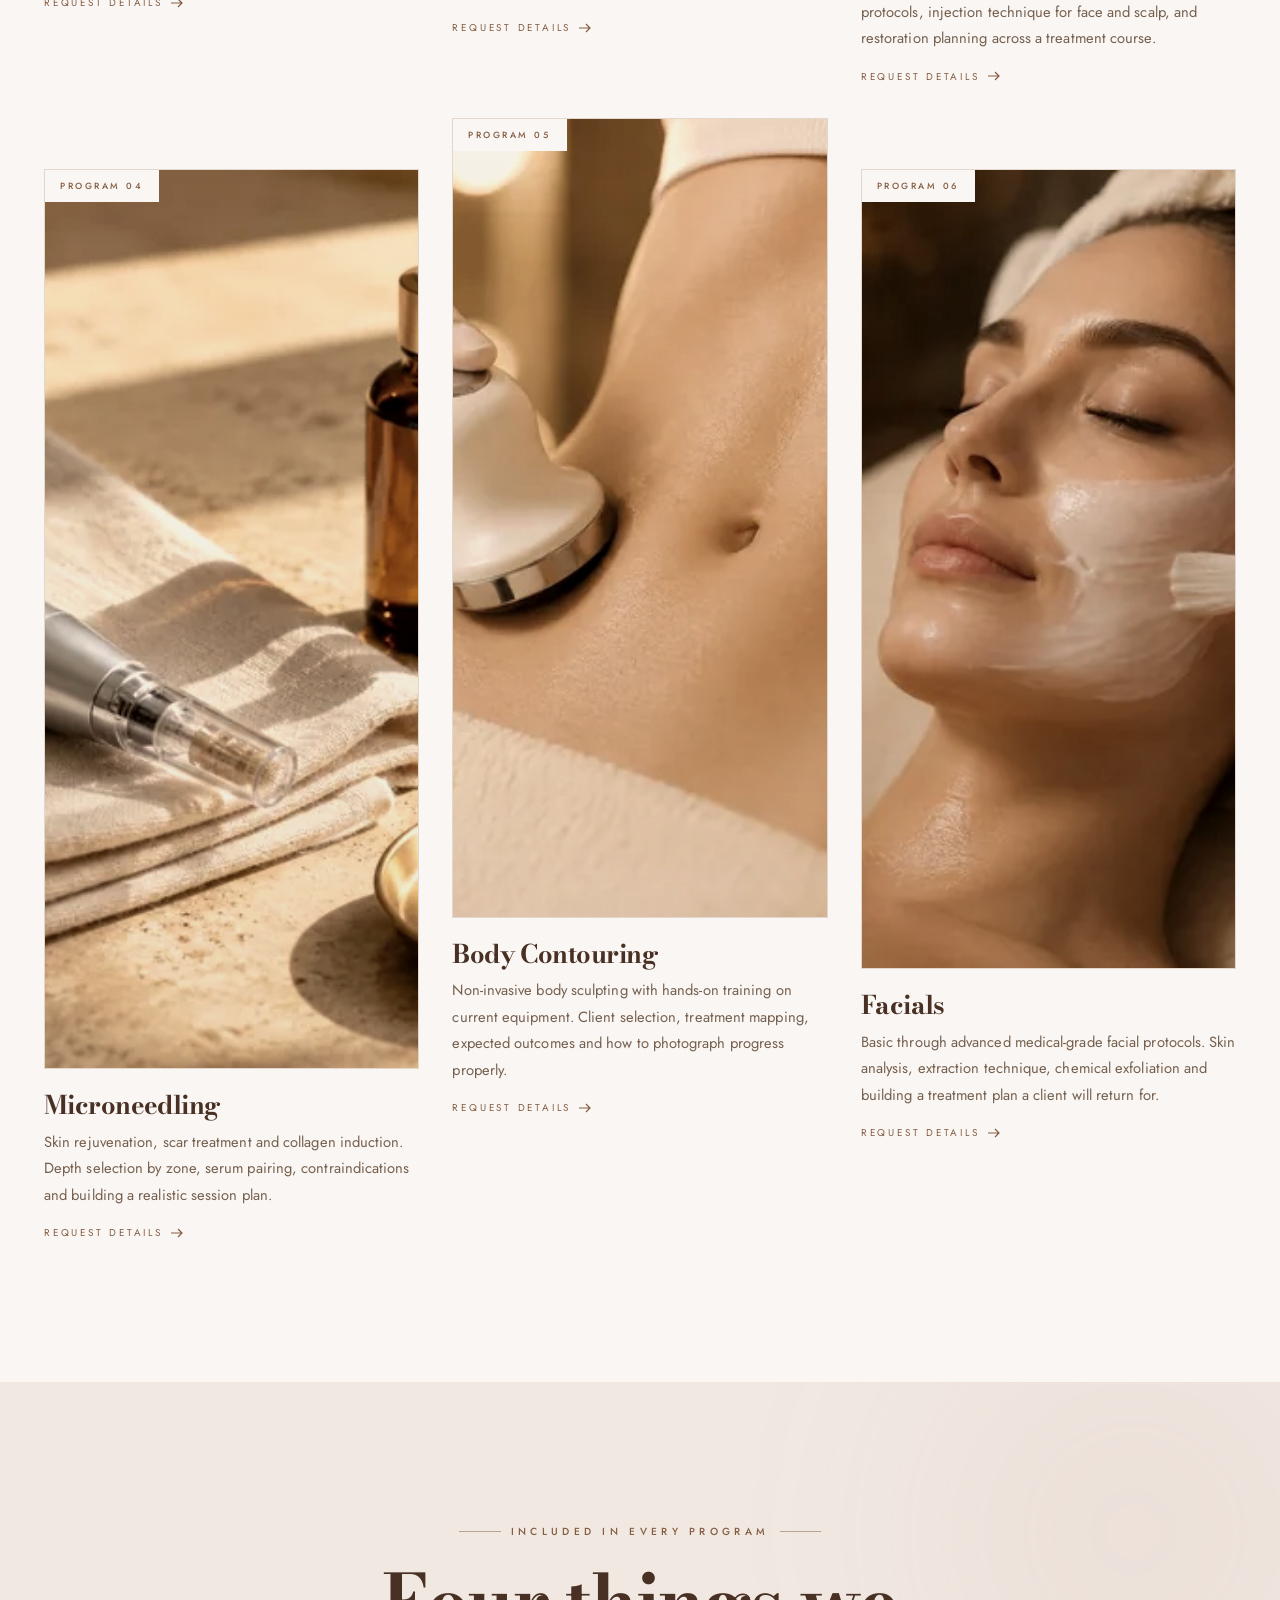
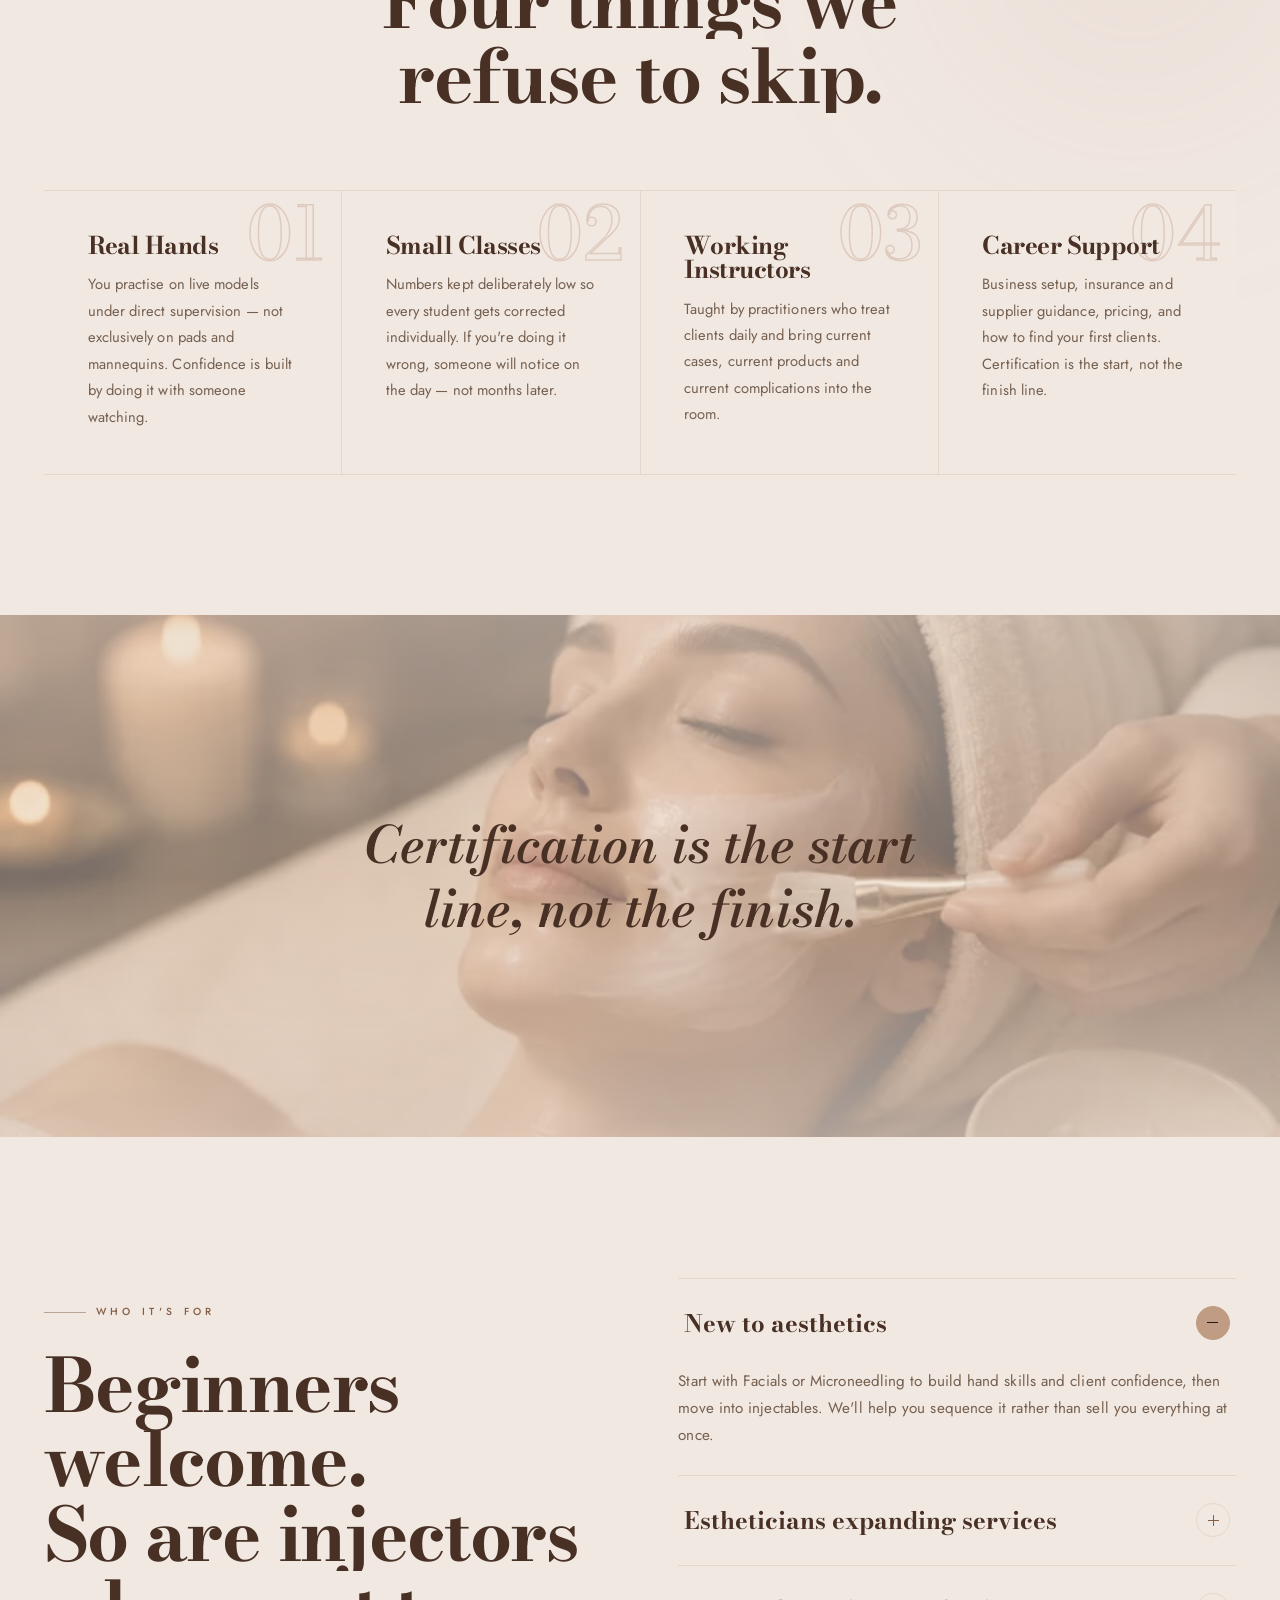
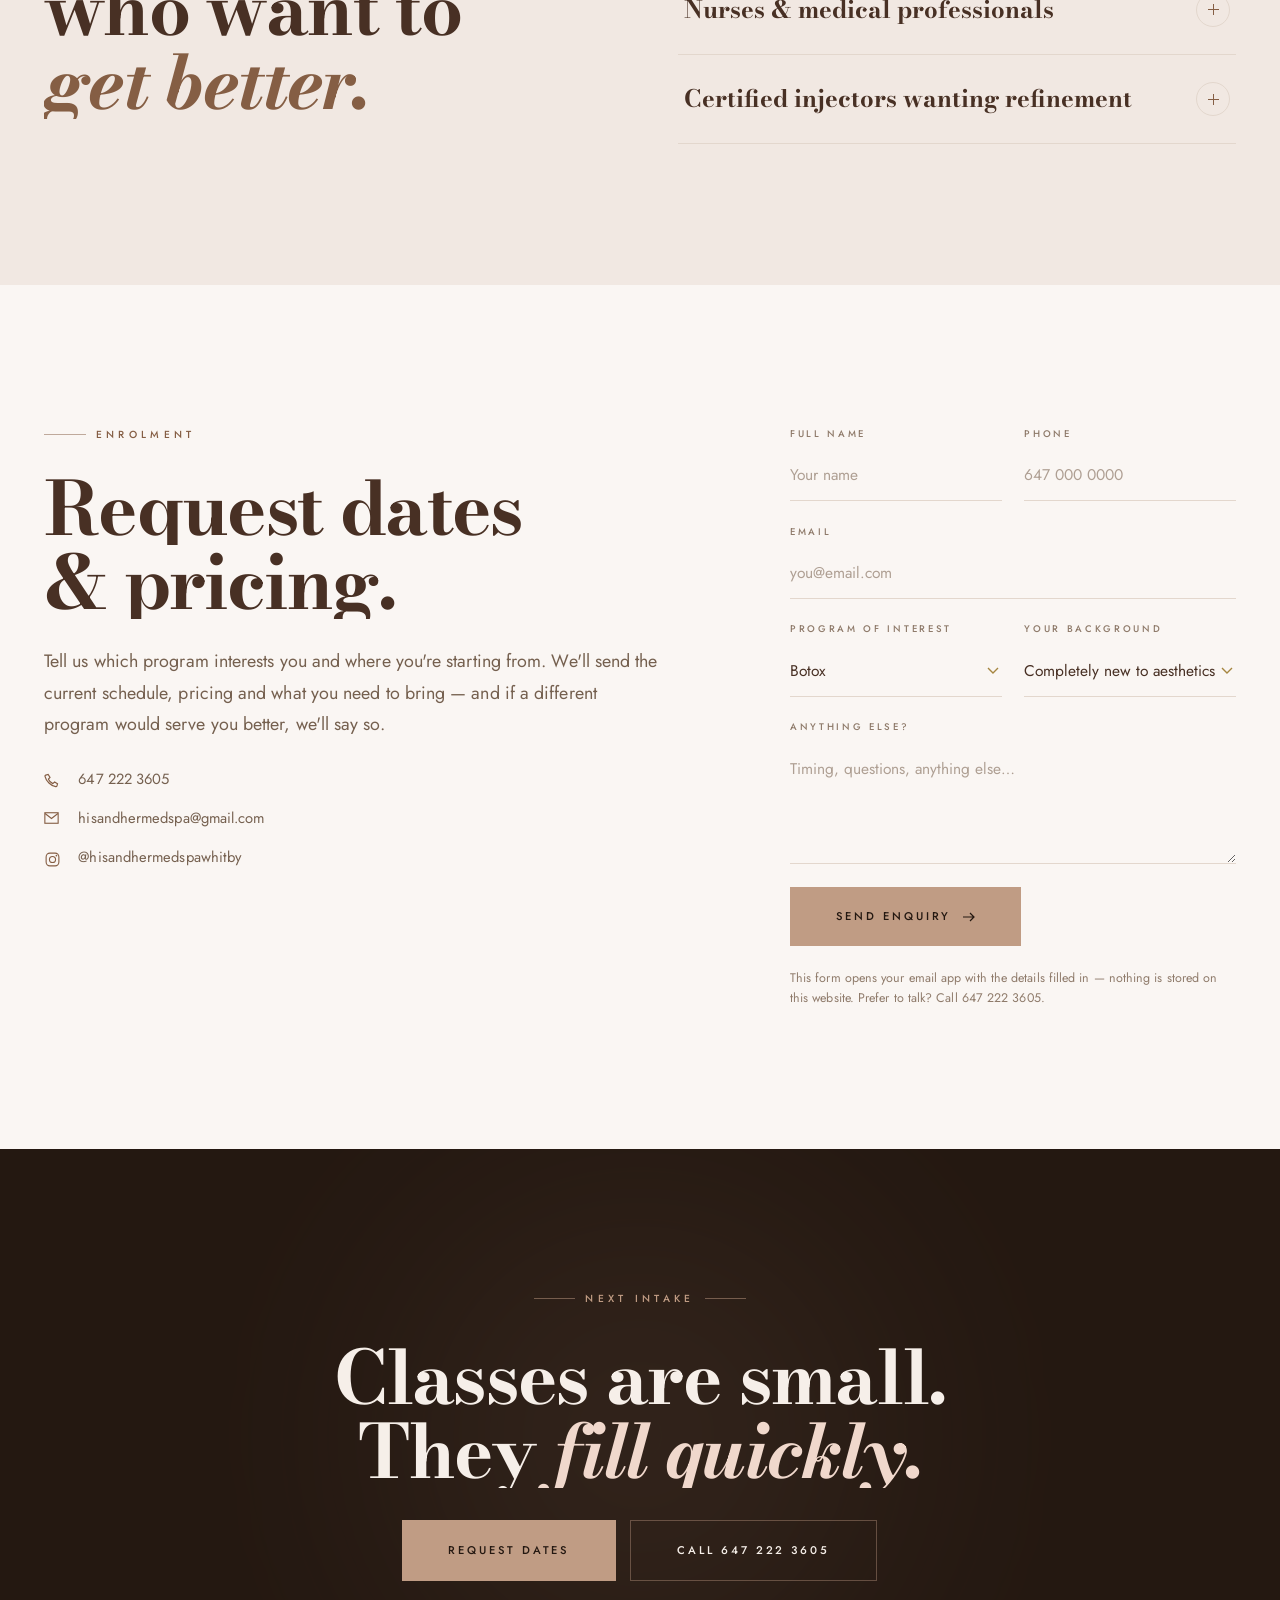
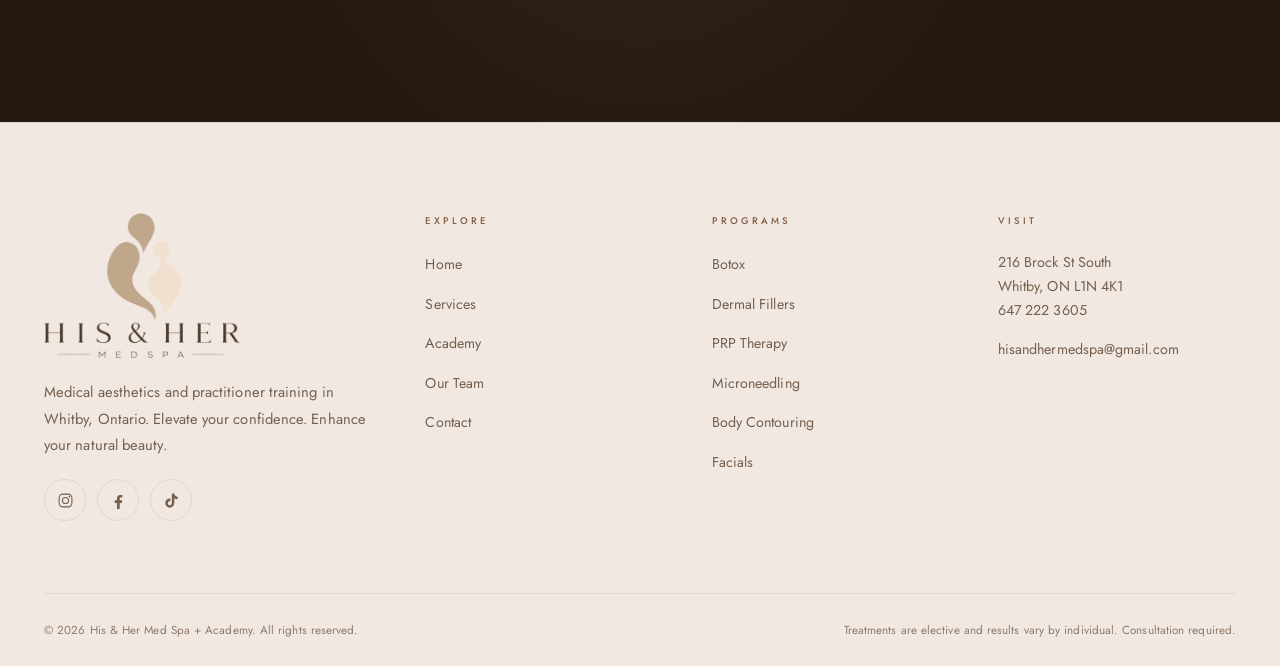
<file: academy.html>
<!DOCTYPE html>
<html lang="en-CA">
<head>
<meta charset="utf-8">
<meta name="viewport" content="width=device-width, initial-scale=1">
<title>Academy — Certification Training | His &amp; Her Med Spa + Academy</title>
<meta name="description" content="Hands-on certification training in Botox, dermal fillers, PRP, microneedling, body contouring and facials. Small classes, real clients, career support. Whitby, Ontario.">
<meta name="theme-color" content="#FAF6F3">
<link rel="canonical" href="https://hisandhermedspa.ca/academy.html">
<link rel="icon" href="assets/favicon.png" type="image/png">
<link rel="apple-touch-icon" href="assets/img/apple-touch-icon.png">

<meta property="og:type" content="website">
<meta property="og:title" content="His &amp; Her Academy — Certification Training">
<meta property="og:description" content="Learn from practitioners who treat clients every day. Six hands-on certification programs.">
<meta property="og:image" content="assets/img/academy-training.jpg">

<link rel="preconnect" href="https://fonts.googleapis.com">
<link rel="preconnect" href="https://fonts.gstatic.com" crossorigin>
<link href="https://fonts.googleapis.com/css2?family=Bodoni+Moda:ital,opsz,wght@0,6..96,500;0,6..96,600;0,6..96,700;1,6..96,500;1,6..96,600&family=Jost:wght@300;400;500;600&display=swap" rel="stylesheet">
<link rel="stylesheet" href="assets/css/style.css">
</head>
<body>
<a class="skip" href="#main">Skip to content</a>
<!-- Photography grade: settles the source photos onto the logo's camel. Red is
     held, green eased back a touch and blue trimmed, which deepens the existing
     warmth toward the mark without pushing skin orange. Referenced from CSS as
     var(--duo) / var(--duo-soft). -->
<svg class="filter-defs" aria-hidden="true" focusable="false" width="0" height="0">
  <filter id="duo-warm" color-interpolation-filters="sRGB">
    <feColorMatrix type="matrix" values="1.02 0    0    0 0.004
                                         0    0.99 0    0 0
                                         0    0    0.93 0 0
                                         0    0    0    1 0"/>
  </filter>
</svg>
<div class="grain" aria-hidden="true"></div>
<div class="progress" aria-hidden="true"></div>
<div class="curtain" aria-hidden="true"><picture><source type="image/webp" srcset="assets/img/logo-lockup-220.webp 220w, assets/img/logo-lockup-440.webp 440w" sizes="110px"><img class="mark" src="assets/img/logo-lockup.png" alt="" width="440" height="327" decoding="async"></picture></div>

<header class="hdr">
  <div class="wrap hdr-in">
    <a class="logo" href="index.html" aria-label="His and Her Med Spa, home">
      <picture><source type="image/webp" srcset="assets/img/logo-mark-120.webp 120w, assets/img/logo-mark-240.webp 240w" sizes="30px"><img class="logo-mark" src="assets/img/logo-mark.png" alt="" width="240" height="344" decoding="async"></picture>
      <span class="logo-txt"><b>His &amp; Her</b><span>Med Spa</span></span>
    </a>
    <nav class="nav" aria-label="Primary">
      <a href="index.html">Home</a>
      <a href="services.html">Services</a>
      <a href="academy.html" aria-current="page">Academy</a>
      <a href="team.html">Our Team</a>
      <a href="contact.html">Contact</a>
    </nav>
    <div class="hdr-cta">
      <a class="hdr-tel" href="tel:6472223605">647 222 3605</a>
      <a class="btn" href="#enrol" data-magnetic>
        Enrol
        <svg class="ar" width="12" height="10" viewBox="0 0 12 10" fill="none" aria-hidden="true"><path d="M7 1l4 4-4 4M11 5H0" stroke="currentColor" stroke-width="1.2"/></svg>
      </a>
      <button class="burger" aria-label="Open menu" aria-expanded="false" aria-controls="menu"><i></i><i></i><i></i></button>
    </div>
  </div>
</header>

<div class="menu" id="menu">
  <nav aria-label="Mobile">
    <ul class="menu-links">
      <li><a href="index.html"><span class="idx">01</span>Home</a></li>
      <li><a href="services.html"><span class="idx">02</span>Services</a></li>
      <li><a href="academy.html"><span class="idx">03</span>Academy</a></li>
      <li><a href="team.html"><span class="idx">04</span>Our Team</a></li>
      <li><a href="contact.html"><span class="idx">05</span>Contact</a></li>
    </ul>
  </nav>
  <div class="menu-foot">
    <a href="tel:6472223605">647 222 3605</a>
    <a href="mailto:hisandhermedspa@gmail.com">hisandhermedspa@gmail.com</a>
  </div>
</div>

<main id="main">

<!-- ============ PAGE HERO ============ -->
<section class="phero">
  <div class="glow"></div>
  <div class="wrap">
    <div class="phero-grid">
    <div class="phero-in">
      <nav class="crumbs" aria-label="Breadcrumb"><a href="index.html">Home</a><span>/</span><span>Academy</span></nav>
      <p class="eyebrow">His &amp; Her Academy</p>
      <h1 class="d1" data-mask>Train with<br>people who<br><em>do it daily.</em></h1>
      <p class="lede" data-rv style="--d:.2s">
        Six hands-on certification programs taught in small groups by working practitioners —
        not career instructors. Practise on real clients under supervision, then leave with
        the business support to actually start.
      </p>
      <div class="cta-btns" style="justify-content:flex-start" data-rv>
        <a class="btn" href="#programs">View Programs</a>
        <a class="btn btn-ghost" href="#enrol">Request Details</a>
      </div>
    </div>
    <div class="phero-media imgbox">
      <picture><source type="image/webp" srcset="assets/img/academy-training-700.webp 700w, assets/img/academy-training-1400.webp 1400w" sizes="(min-width: 1000px) 50vw, 92vw"><img src="assets/img/academy-training.jpg" alt="Hands-on injection training at His &amp; Her Academy" loading="lazy" width="1400" height="1050" decoding="async"></picture>
    </div>
    </div>
  </div>
</section>

<!-- ============ INTRO SPLIT ============ -->
<section class="section">
  <div class="wrap">
    <div class="split is-wide-r">
      <div class="stack-imgs">
        <div class="imgbox ratio-4-5">
          <picture><source type="image/webp" srcset="assets/img/academy-break-700.webp 700w, assets/img/academy-break-1400.webp 1400w" sizes="(min-width: 1000px) 50vw, 92vw"><img src="assets/img/academy-break.jpg" alt="Students on a break during academy training" loading="lazy" width="1400" height="933" decoding="async"></picture>
        </div>
        <div class="imgbox b ratio-1-1">
          <picture><source type="image/webp" srcset="assets/img/services/microneedling-640.webp 640w, assets/img/services/microneedling-1200.webp 1200w" sizes="(min-width: 1100px) 320px, (min-width: 700px) 45vw, 92vw"><img src="assets/img/services/microneedling.jpg" alt="Microneedling technique demonstrated in class" loading="lazy" width="1200" height="900" decoding="async"></picture>
        </div>
      </div>
      <div class="split-copy">
        <p class="eyebrow">Why Here</p>
        <h2 class="d2" data-mask>Technique is<br>taught. <em class="italic gold-text">Judgement</em><br>is transferred.</h2>
        <p class="lede" data-rv>
          Anyone can show you where the needle goes. What separates a competent injector from
          a good one is knowing when not to inject, how to read a face that has been treated
          badly before, and how to say no to a client kindly.
        </p>
        <p class="body-sm" data-rv style="--d:.1s">
          That only comes from watching someone who does this every day. Our instructors run a
          live clinic — you'll see real complications, real corrections and real consultations,
          not a slide deck.
        </p>
      </div>
    </div>
  </div>
</section>

<!-- ============ MARQUEE ============ -->
<div class="marquee" aria-hidden="true">
  <div class="marquee-track">
    <span>Certification</span><span>Small Classes</span><span>Live Models</span><span>Career Support</span><span>Hands-On</span>
    <span>Certification</span><span>Small Classes</span><span>Live Models</span><span>Career Support</span><span>Hands-On</span>
  </div>
</div>

<!-- ============ PROGRAMS ============ -->
<section class="section" id="programs">
  <div class="wrap">
    <div class="sec-head is-split">
      <div>
        <p class="eyebrow">Certification Programs</p>
        <h2 class="d2" data-mask style="margin-top:1.4rem">Six programs.<br>All hands-on.</h2>
      </div>
      <p class="lede" data-rv>
        Take one, or stack several into a full aesthetics practice. Dates run monthly —
        request the current schedule and pricing below.
      </p>
    </div>

    <div class="cards" data-stagger="0.07">
      <article class="card" data-rv>
        <div class="card-media">
          <span class="card-tag">Program 01</span>
          <picture><source type="image/webp" srcset="assets/img/services/botox-640.webp 640w, assets/img/services/botox-1200.webp 1200w" sizes="(min-width: 1100px) 320px, (min-width: 700px) 45vw, 92vw"><img src="assets/img/services/botox.jpg" alt="Neurotoxin injection training" loading="lazy" width="1200" height="800" decoding="async"></picture>
        </div>
        <div class="card-body">
          <h3>Botox</h3>
          <p class="body-sm">Facial anatomy, muscle mapping, dosing, dilution, technique and patient assessment for neurotoxin treatments — including how to manage and correct an unhappy result.</p>
          <a class="card-arrow" href="#enrol">Request details
            <svg width="12" height="10" viewBox="0 0 12 10" fill="none" aria-hidden="true"><path d="M7 1l4 4-4 4M11 5H0" stroke="currentColor" stroke-width="1.2"/></svg></a>
        </div>
      </article>

      <article class="card" data-rv>
        <div class="card-media">
          <span class="card-tag">Program 02</span>
          <picture><source type="image/webp" srcset="assets/img/services/dermal-fillers-640.webp 640w, assets/img/services/dermal-fillers-1200.webp 1200w" sizes="(min-width: 1100px) 320px, (min-width: 700px) 45vw, 92vw"><img src="assets/img/services/dermal-fillers.jpg" alt="Dermal filler training" loading="lazy" width="1200" height="800" decoding="async"></picture>
        </div>
        <div class="card-body">
          <h3>Dermal Fillers</h3>
          <p class="body-sm">Hyaluronic acid placement for lips, cheeks, jawline and under-eye work. Product selection, cannula versus needle, vascular safety and dissolving protocols.</p>
          <a class="card-arrow" href="#enrol">Request details
            <svg width="12" height="10" viewBox="0 0 12 10" fill="none" aria-hidden="true"><path d="M7 1l4 4-4 4M11 5H0" stroke="currentColor" stroke-width="1.2"/></svg></a>
        </div>
      </article>

      <article class="card" data-rv>
        <div class="card-media">
          <span class="card-tag">Program 03</span>
          <picture><source type="image/webp" srcset="assets/img/services/prp-therapy-640.webp 640w, assets/img/services/prp-therapy-1200.webp 1200w" sizes="(min-width: 1100px) 320px, (min-width: 700px) 45vw, 92vw"><img src="assets/img/services/prp-therapy.jpg" alt="PRP preparation training" loading="lazy" width="1200" height="900" decoding="async"></picture>
        </div>
        <div class="card-body">
          <h3>PRP Therapy</h3>
          <p class="body-sm">Phlebotomy, platelet-rich plasma preparation and spin protocols, injection technique for face and scalp, and restoration planning across a treatment course.</p>
          <a class="card-arrow" href="#enrol">Request details
            <svg width="12" height="10" viewBox="0 0 12 10" fill="none" aria-hidden="true"><path d="M7 1l4 4-4 4M11 5H0" stroke="currentColor" stroke-width="1.2"/></svg></a>
        </div>
      </article>

      <article class="card" data-rv>
        <div class="card-media">
          <span class="card-tag">Program 04</span>
          <picture><source type="image/webp" srcset="assets/img/services/microneedling-640.webp 640w, assets/img/services/microneedling-1200.webp 1200w" sizes="(min-width: 1100px) 320px, (min-width: 700px) 45vw, 92vw"><img src="assets/img/services/microneedling.jpg" alt="Microneedling training" loading="lazy" width="1200" height="900" decoding="async"></picture>
        </div>
        <div class="card-body">
          <h3>Microneedling</h3>
          <p class="body-sm">Skin rejuvenation, scar treatment and collagen induction. Depth selection by zone, serum pairing, contraindications and building a realistic session plan.</p>
          <a class="card-arrow" href="#enrol">Request details
            <svg width="12" height="10" viewBox="0 0 12 10" fill="none" aria-hidden="true"><path d="M7 1l4 4-4 4M11 5H0" stroke="currentColor" stroke-width="1.2"/></svg></a>
        </div>
      </article>

      <article class="card" data-rv>
        <div class="card-media">
          <span class="card-tag">Program 05</span>
          <picture><source type="image/webp" srcset="assets/img/services/body-contouring-640.webp 640w, assets/img/services/body-contouring-1200.webp 1200w" sizes="(min-width: 1100px) 320px, (min-width: 700px) 45vw, 92vw"><img src="assets/img/services/body-contouring.jpg" alt="Body contouring training" loading="lazy" width="1200" height="800" decoding="async"></picture>
        </div>
        <div class="card-body">
          <h3>Body Contouring</h3>
          <p class="body-sm">Non-invasive body sculpting with hands-on training on current equipment. Client selection, treatment mapping, expected outcomes and how to photograph progress properly.</p>
          <a class="card-arrow" href="#enrol">Request details
            <svg width="12" height="10" viewBox="0 0 12 10" fill="none" aria-hidden="true"><path d="M7 1l4 4-4 4M11 5H0" stroke="currentColor" stroke-width="1.2"/></svg></a>
        </div>
      </article>

      <article class="card" data-rv>
        <div class="card-media">
          <span class="card-tag">Program 06</span>
          <picture><source type="image/webp" srcset="assets/img/services/facials-640.webp 640w, assets/img/services/facials-1200.webp 1200w" sizes="(min-width: 1100px) 320px, (min-width: 700px) 45vw, 92vw"><img src="assets/img/services/facials.jpg" alt="Facial protocol training" loading="lazy" width="1200" height="800" decoding="async"></picture>
        </div>
        <div class="card-body">
          <h3>Facials</h3>
          <p class="body-sm">Basic through advanced medical-grade facial protocols. Skin analysis, extraction technique, chemical exfoliation and building a treatment plan a client will return for.</p>
          <a class="card-arrow" href="#enrol">Request details
            <svg width="12" height="10" viewBox="0 0 12 10" fill="none" aria-hidden="true"><path d="M7 1l4 4-4 4M11 5H0" stroke="currentColor" stroke-width="1.2"/></svg></a>
        </div>
      </article>
    </div>
  </div>
</section>

<!-- ============ WHAT'S INCLUDED ============ -->
<section class="section on-linen" style="position:relative;overflow:hidden">
  <div class="glow" style="width:600px;height:600px;right:-12%;top:-18%"></div>
  <div class="wrap" style="position:relative;z-index:2">
    <div class="sec-head is-center">
      <p class="eyebrow is-center">Included in Every Program</p>
      <h2 class="d2" data-mask>Four things we<br>refuse to skip.</h2>
    </div>
    <div class="ncards" data-stagger="0.08">
      <article class="ncard" data-rv>
        <span class="no">01</span><h3>Real Hands</h3>
        <p class="body-sm">You practise on live models under direct supervision — not exclusively on pads and mannequins. Confidence is built by doing it with someone watching.</p>
      </article>
      <article class="ncard" data-rv>
        <span class="no">02</span><h3>Small Classes</h3>
        <p class="body-sm">Numbers kept deliberately low so every student gets corrected individually. If you're doing it wrong, someone will notice on the day — not months later.</p>
      </article>
      <article class="ncard" data-rv>
        <span class="no">03</span><h3>Working Instructors</h3>
        <p class="body-sm">Taught by practitioners who treat clients daily and bring current cases, current products and current complications into the room.</p>
      </article>
      <article class="ncard" data-rv>
        <span class="no">04</span><h3>Career Support</h3>
        <p class="body-sm">Business setup, insurance and supplier guidance, pricing, and how to find your first clients. Certification is the start, not the finish line.</p>
      </article>
    </div>
  </div>
</section>

<!-- ============ PARALLAX BAND ============ -->
<div class="parallax-band" data-parallax>
  <picture><source type="image/webp" srcset="assets/img/services/facials-640.webp 640w, assets/img/services/facials-1200.webp 1200w" sizes="(min-width: 1100px) 320px, (min-width: 700px) 45vw, 92vw"><img src="assets/img/services/facials.jpg" alt="" loading="lazy" aria-hidden="true" width="1200" height="800" decoding="async"></picture>
  <div class="parallax-copy">
    <p data-rv="fade">Certification is the start line, not the finish.</p>
  </div>
</div>

<!-- ============ WHO IT'S FOR ============ -->
<section class="section on-linen">
  <div class="wrap">
    <div class="split">
      <div class="split-copy">
        <p class="eyebrow">Who It's For</p>
        <h2 class="d2" data-mask>Beginners welcome.<br>So are injectors<br>who want to<br><em class="italic gold-text">get better.</em></h2>
      </div>
      <div class="acc" data-multi style="align-self:center;width:100%">
        <div class="acc-item is-open">
          <button class="acc-q" aria-expanded="true">New to aesthetics<span class="acc-ico" aria-hidden="true"></span></button>
          <div class="acc-a"><div><p>Start with Facials or Microneedling to build hand skills and client confidence, then move into injectables. We'll help you sequence it rather than sell you everything at once.</p></div></div>
        </div>
        <div class="acc-item">
          <button class="acc-q" aria-expanded="false">Estheticians expanding services<span class="acc-ico" aria-hidden="true"></span></button>
          <div class="acc-a"><div><p>You already have clients and a room. Body Contouring, Microneedling and PRP are the highest-return additions to an existing esthetics practice, and slot into what you already offer.</p></div></div>
        </div>
        <div class="acc-item">
          <button class="acc-q" aria-expanded="false">Nurses &amp; medical professionals<span class="acc-ico" aria-hidden="true"></span></button>
          <div class="acc-a"><div><p>Your clinical foundation is done. What you need is aesthetic judgement, product knowledge and the commercial side — which is exactly where our injectables programs put the emphasis.</p></div></div>
        </div>
        <div class="acc-item">
          <button class="acc-q" aria-expanded="false">Certified injectors wanting refinement<span class="acc-ico" aria-hidden="true"></span></button>
          <div class="acc-a"><div><p>Plenty of students arrive certified but unsure. We run one-to-one refinement days focused entirely on your technique, your dosing habits and the cases that worry you.</p></div></div>
        </div>
      </div>
    </div>
  </div>
</section>

<!-- ============ ENROL ============ -->
<section class="section" id="enrol">
  <div class="wrap">
    <div class="split is-wide-l" style="align-items:start">
      <div class="split-copy">
        <p class="eyebrow">Enrolment</p>
        <h2 class="d2" data-mask>Request dates<br>&amp; pricing.</h2>
        <p class="lede" data-rv>
          Tell us which program interests you and where you're starting from. We'll send the
          current schedule, pricing and what you need to bring — and if a different program
          would serve you better, we'll say so.
        </p>
        <div class="loc-rows" data-rv style="--d:.1s">
          <p class="loc-row">
            <svg width="15" height="15" viewBox="0 0 15 15" fill="none" aria-hidden="true"><path d="M4.2 1.5 6 4.4 4.4 6.2c.8 1.7 2.7 3.6 4.4 4.4l1.8-1.6 2.9 1.8-.6 2.2c-.2.5-.7.8-1.2.7C6.9 12.9 2.1 8.1 1 3.3c-.1-.5.2-1 .7-1.2l2.5-.6z" stroke="currentColor" stroke-width="1.2"/></svg>
            <a href="tel:6472223605">647 222 3605</a>
          </p>
          <p class="loc-row">
            <svg width="15" height="12" viewBox="0 0 16 13" fill="none" aria-hidden="true"><rect x=".8" y=".8" width="14.4" height="11.4" stroke="currentColor" stroke-width="1.2"/><path d="M1 1.6 8 7l7-5.4" stroke="currentColor" stroke-width="1.2"/></svg>
            <a href="mailto:hisandhermedspa@gmail.com">hisandhermedspa@gmail.com</a>
          </p>
          <p class="loc-row">
            <svg width="17" height="17" viewBox="0 0 20 20" fill="none" aria-hidden="true"><rect x="2.5" y="2.5" width="15" height="15" rx="4.5" stroke="currentColor" stroke-width="1.3"/><circle cx="10" cy="10" r="3.6" stroke="currentColor" stroke-width="1.3"/><circle cx="14.6" cy="5.4" r="1" fill="currentColor"/></svg>
            <a href="https://www.instagram.com/hisandhermedspawhitby" target="_blank" rel="noopener">@hisandhermedspawhitby</a>
          </p>
        </div>
      </div>

      <form class="form" data-mailto="hisandhermedspa@gmail.com" data-subject="Academy enrolment enquiry">
        <div class="form-row">
          <div class="field">
            <label for="a-name">Full name</label>
            <input id="a-name" name="Name" type="text" required placeholder="Your name">
          </div>
          <div class="field">
            <label for="a-phone">Phone</label>
            <input id="a-phone" name="Phone" type="tel" required placeholder="647 000 0000">
          </div>
        </div>
        <div class="field">
          <label for="a-email">Email</label>
          <input id="a-email" name="Email" type="email" required placeholder="you@email.com">
        </div>
        <div class="form-row">
          <div class="field">
            <label for="a-program">Program of interest</label>
            <select id="a-program" name="Program">
              <option>Botox</option>
              <option>Dermal Fillers</option>
              <option>PRP Therapy</option>
              <option>Microneedling</option>
              <option>Body Contouring</option>
              <option>Facials</option>
              <option>Not sure yet — please advise</option>
            </select>
          </div>
          <div class="field">
            <label for="a-level">Your background</label>
            <select id="a-level" name="Background">
              <option>Completely new to aesthetics</option>
              <option>Esthetician</option>
              <option>Nurse or medical professional</option>
              <option>Certified injector seeking refinement</option>
              <option>Other</option>
            </select>
          </div>
        </div>
        <div class="field">
          <label for="a-msg">Anything else?</label>
          <textarea id="a-msg" name="Message" placeholder="Timing, questions, anything else…"></textarea>
        </div>
        <div class="form-msg">Your email app should now be open with this enquiry ready to send. If nothing happened, email us at hisandhermedspa@gmail.com.</div>
        <div>
          <button class="btn btn-lg" type="submit">Send Enquiry
            <svg class="ar" width="12" height="10" viewBox="0 0 12 10" fill="none" aria-hidden="true"><path d="M7 1l4 4-4 4M11 5H0" stroke="currentColor" stroke-width="1.2"/></svg>
          </button>
        </div>
        <p class="form-note">This form opens your email app with the details filled in — nothing is stored on this website. Prefer to talk? Call 647 222 3605.</p>
      </form>
    </div>
  </div>
</section>

<!-- ============ CTA ============ -->
<section class="section cta">
  <div class="glow"></div>
  <div class="wrap cta-in">
    <p class="eyebrow is-center">Next Intake</p>
    <h2 class="d2" data-mask>Classes are small.<br>They <em>fill quickly.</em></h2>
    <div class="cta-btns" data-rv>
      <a class="btn btn-lg" href="#enrol" data-magnetic>Request Dates</a>
      <a class="btn btn-ghost btn-lg" href="tel:6472223605">Call 647 222 3605</a>
    </div>
  </div>
</section>

</main>

<footer class="ftr">
  <div class="wrap">
    <div class="ftr-grid">
      <div class="ftr-brand">
        <a href="index.html" aria-label="His and Her Med Spa, home">
          <picture><source type="image/webp" srcset="assets/img/logo-lockup-220.webp 220w, assets/img/logo-lockup-440.webp 440w" sizes="(min-width: 1000px) 50vw, 92vw"><img class="ftr-lockup" src="assets/img/logo-lockup.png" alt="His &amp; Her Med Spa" width="440" height="327" decoding="async" loading="lazy"></picture>
        </a>
        <p class="body-sm">Medical aesthetics and practitioner training in Whitby, Ontario. Elevate your confidence. Enhance your natural beauty.</p>
        <div class="socials">
          <a class="social" href="https://www.instagram.com/hisandhermedspawhitby" target="_blank" rel="noopener" aria-label="Instagram"><svg width="17" height="17" viewBox="0 0 20 20" fill="none" aria-hidden="true"><rect x="2.5" y="2.5" width="15" height="15" rx="4.5" stroke="currentColor" stroke-width="1.3"/><circle cx="10" cy="10" r="3.6" stroke="currentColor" stroke-width="1.3"/><circle cx="14.6" cy="5.4" r="1" fill="currentColor"/></svg></a>
          <a class="social" href="https://www.facebook.com/share/1GpkdJ7ypN/" target="_blank" rel="noopener" aria-label="Facebook"><svg width="17" height="17" viewBox="0 0 20 20" fill="none" aria-hidden="true"><path d="M12.5 6.5h2V3.6c-.4-.05-1.3-.1-2.4-.1-2.3 0-3.9 1.4-3.9 4v2.2H5.6v3.2h2.6V20h3.2v-7.1h2.5l.4-3.2h-2.9V7.8c0-.9.25-1.3 1.1-1.3z" fill="currentColor"/></svg></a>
          <a class="social" href="https://www.tiktok.com/@hisandhermedspa" target="_blank" rel="noopener" aria-label="TikTok"><svg width="19" height="19" viewBox="0 0 24 24" fill="none" aria-hidden="true"><path d="M16.6 5.82A4.28 4.28 0 0 1 15.54 3h-3.09v12.4a2.59 2.59 0 1 1-2.6-2.58c.27 0 .53.04.78.12V9.66c-.26-.03-.52-.05-.78-.05-3.14 0-5.69 2.55-5.69 5.7S6.71 21 9.85 21s5.69-2.55 5.69-5.7V9.01a7.35 7.35 0 0 0 4.3 1.38V7.3a4.3 4.3 0 0 1-3.24-1.48z" fill="currentColor"/></svg></a>
        </div>
      </div>
      <div>
        <h4>Explore</h4>
        <ul class="ftr-links">
          <li><a href="index.html">Home</a></li><li><a href="services.html">Services</a></li>
          <li><a href="academy.html">Academy</a></li><li><a href="team.html">Our Team</a></li>
          <li><a href="contact.html">Contact</a></li>
        </ul>
      </div>
      <div>
        <h4>Programs</h4>
        <ul class="ftr-links">
          <li><a href="academy.html#programs">Botox</a></li>
          <li><a href="academy.html#programs">Dermal Fillers</a></li>
          <li><a href="academy.html#programs">PRP Therapy</a></li>
          <li><a href="academy.html#programs">Microneedling</a></li>
          <li><a href="academy.html#programs">Body Contouring</a></li>
          <li><a href="academy.html#programs">Facials</a></li>
        </ul>
      </div>
      <div>
        <h4>Visit</h4>
        <ul class="ftr-links">
          <li><address>216 Brock St South<br>Whitby, ON L1N 4K1<br><a href="tel:6472223605">647 222 3605</a></address></li>
          <li><a href="mailto:hisandhermedspa@gmail.com">hisandhermedspa@gmail.com</a></li>
        </ul>
      </div>
    </div>
    <div class="ftr-bot">
      <span>© <span data-year>2026</span> His &amp; Her Med Spa + Academy. All rights reserved.</span>
      <span>Treatments are elective and results vary by individual. Consultation required.</span>
    </div>
  </div>
</footer>

<script src="assets/js/main.js"></script>
</body>
</html>
</file>
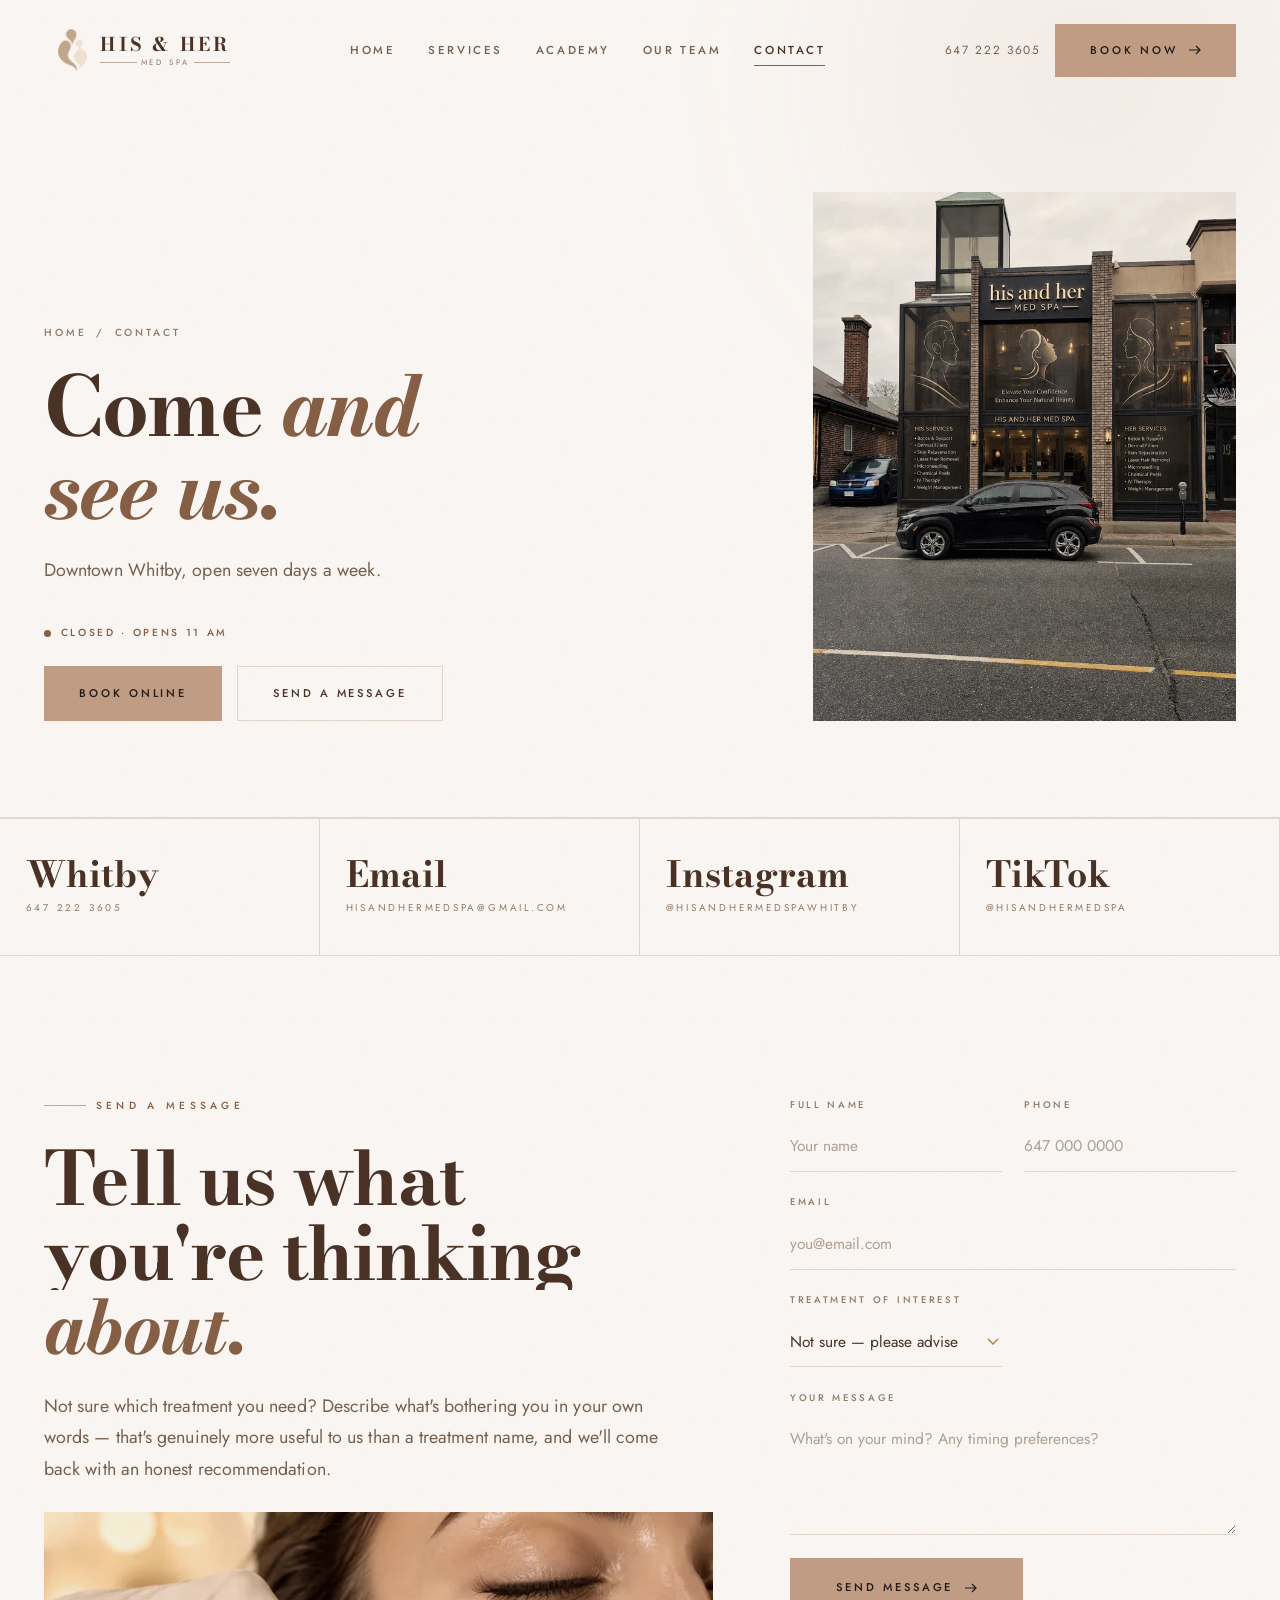
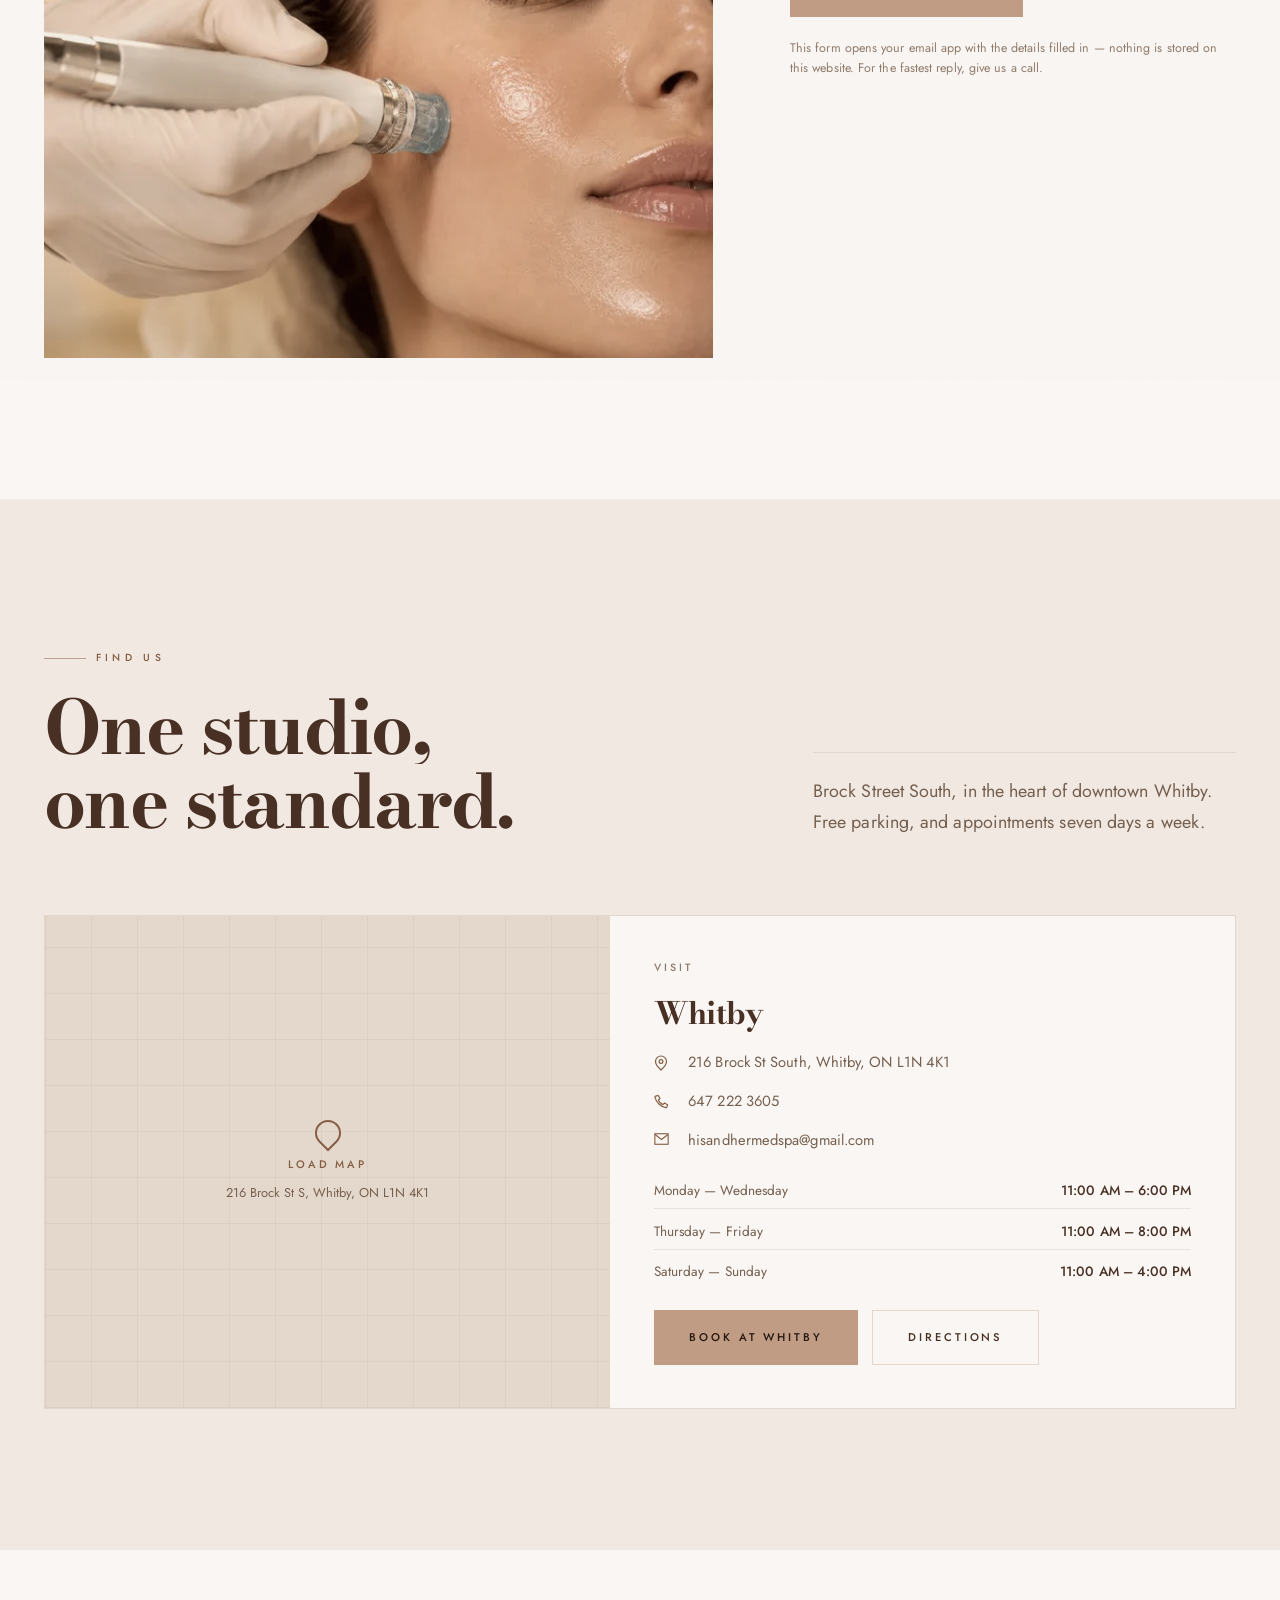
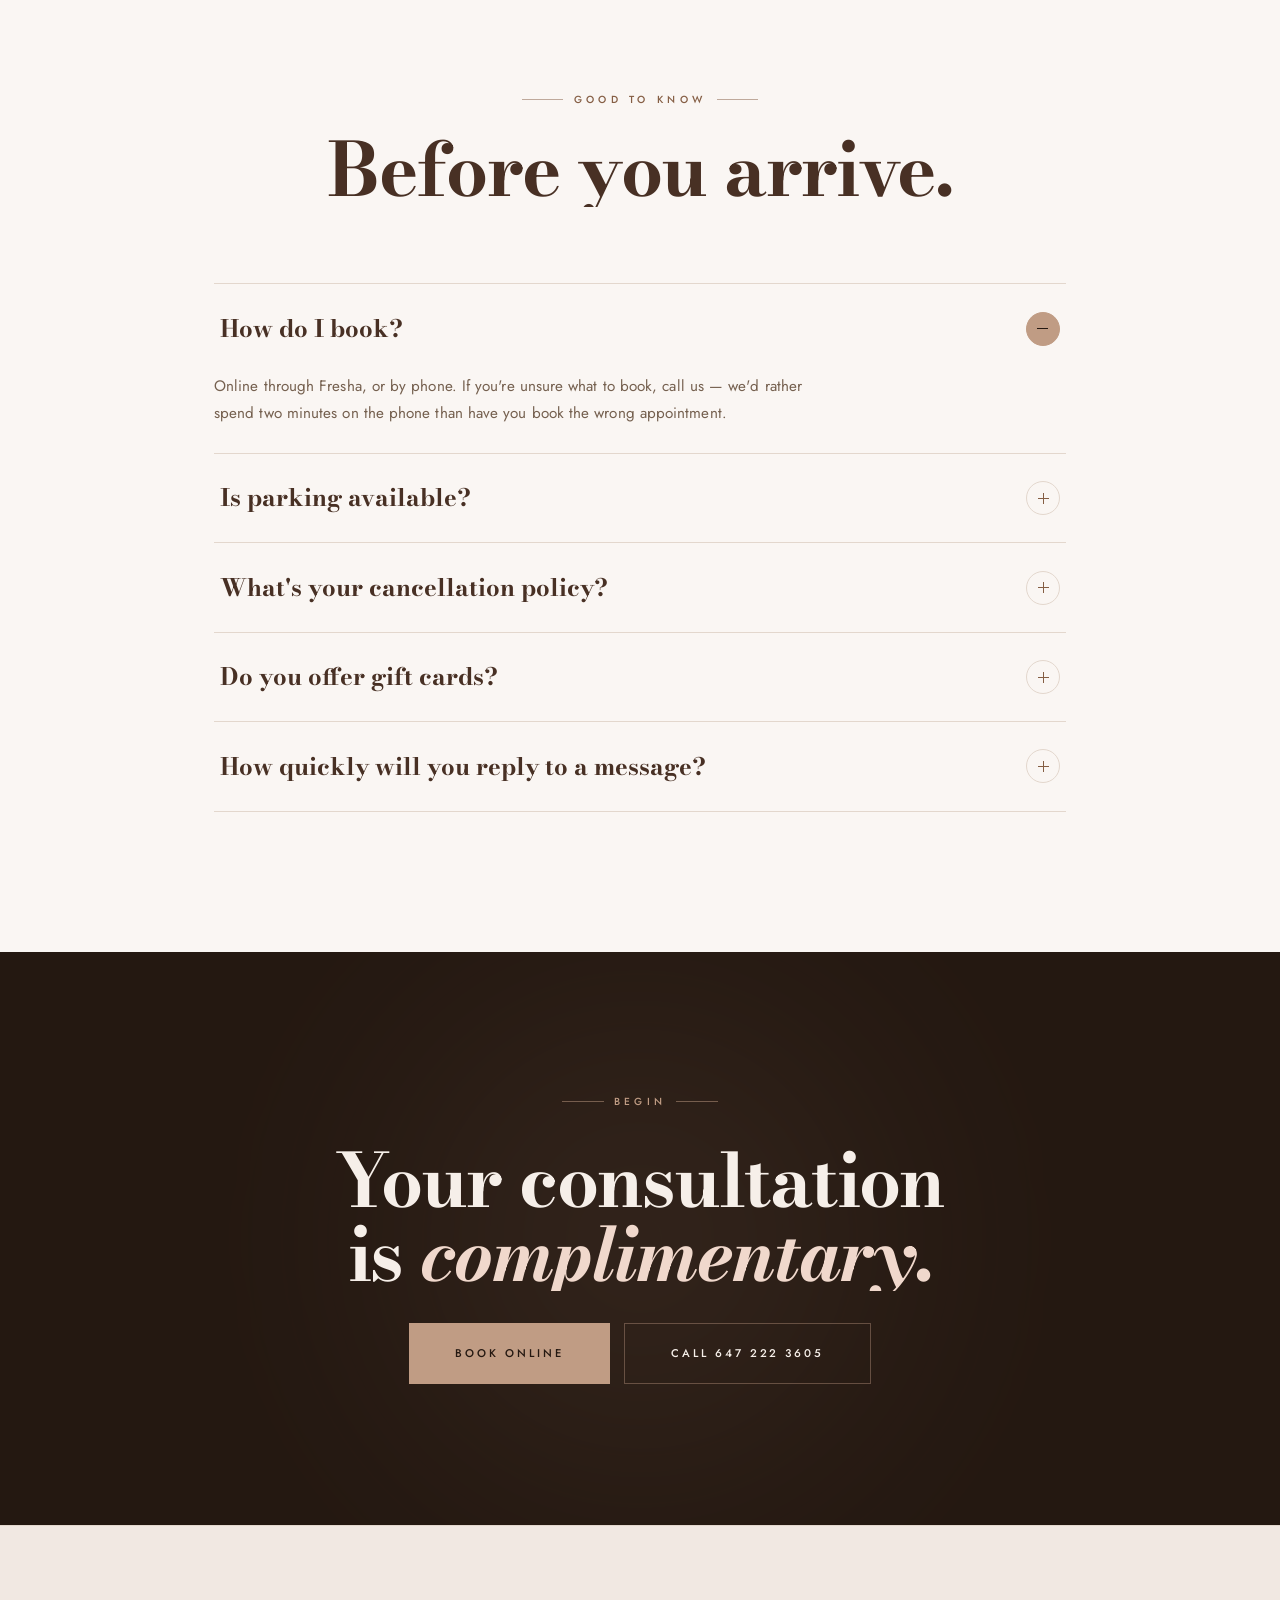
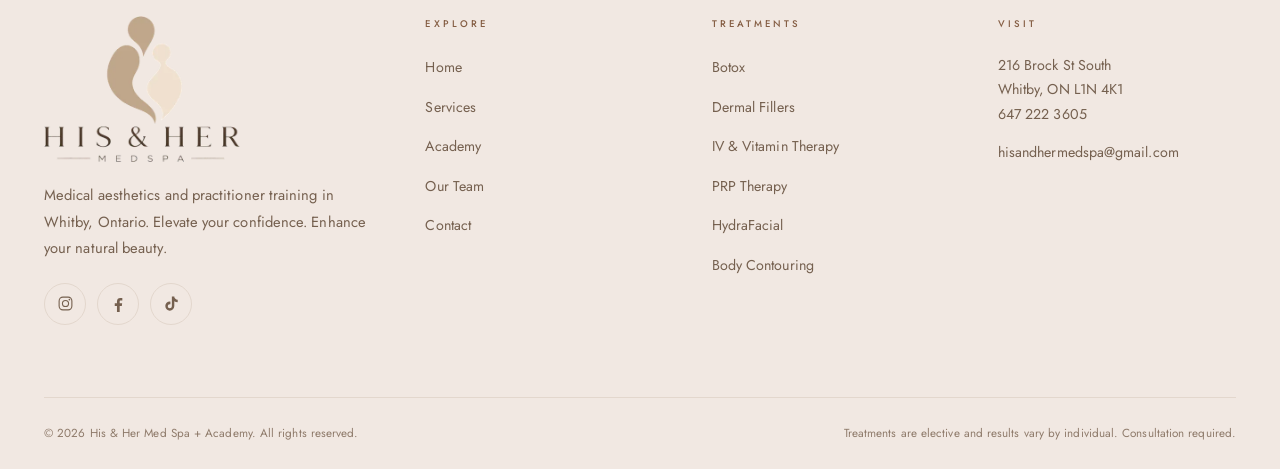
<file: contact.html>
<!DOCTYPE html>
<html lang="en-CA">
<head>
<meta charset="utf-8">
<meta name="viewport" content="width=device-width, initial-scale=1">
<title>Contact &amp; Location | His &amp; Her Med Spa + Academy</title>
<meta name="description" content="Visit His &amp; Her Med Spa at 216 Brock St South, Whitby, Ontario. Open seven days a week. Call 647 222 3605 or book online.">
<meta name="theme-color" content="#FAF6F3">
<link rel="canonical" href="https://hisandhermedspa.ca/contact.html">
<link rel="icon" href="assets/favicon.png" type="image/png">
<link rel="apple-touch-icon" href="assets/img/apple-touch-icon.png">

<meta property="og:type" content="website">
<meta property="og:title" content="Contact &amp; Location | His &amp; Her Med Spa">
<meta property="og:description" content="Downtown Whitby, Ontario. Open seven days a week.">
<meta property="og:image" content="assets/img/contact-side.jpg">

<link rel="preconnect" href="https://fonts.googleapis.com">
<link rel="preconnect" href="https://fonts.gstatic.com" crossorigin>
<link href="https://fonts.googleapis.com/css2?family=Bodoni+Moda:ital,opsz,wght@0,6..96,500;0,6..96,600;0,6..96,700;1,6..96,500;1,6..96,600&family=Jost:wght@300;400;500;600&display=swap" rel="stylesheet">
<link rel="stylesheet" href="assets/css/style.css">
</head>
<body>
<a class="skip" href="#main">Skip to content</a>
<!-- Photography grade: settles the source photos onto the logo's camel. Red is
     held, green eased back a touch and blue trimmed, which deepens the existing
     warmth toward the mark without pushing skin orange. Referenced from CSS as
     var(--duo) / var(--duo-soft). -->
<svg class="filter-defs" aria-hidden="true" focusable="false" width="0" height="0">
  <filter id="duo-warm" color-interpolation-filters="sRGB">
    <feColorMatrix type="matrix" values="1.02 0    0    0 0.004
                                         0    0.99 0    0 0
                                         0    0    0.93 0 0
                                         0    0    0    1 0"/>
  </filter>
</svg>
<div class="grain" aria-hidden="true"></div>
<div class="progress" aria-hidden="true"></div>
<div class="curtain" aria-hidden="true"><picture><source type="image/webp" srcset="assets/img/logo-lockup-220.webp 220w, assets/img/logo-lockup-440.webp 440w" sizes="110px"><img class="mark" src="assets/img/logo-lockup.png" alt="" width="440" height="327" decoding="async"></picture></div>

<header class="hdr">
  <div class="wrap hdr-in">
    <a class="logo" href="index.html" aria-label="His and Her Med Spa, home">
      <picture><source type="image/webp" srcset="assets/img/logo-mark-120.webp 120w, assets/img/logo-mark-240.webp 240w" sizes="30px"><img class="logo-mark" src="assets/img/logo-mark.png" alt="" width="240" height="344" decoding="async"></picture>
      <span class="logo-txt"><b>His &amp; Her</b><span>Med Spa</span></span>
    </a>
    <nav class="nav" aria-label="Primary">
      <a href="index.html">Home</a>
      <a href="services.html">Services</a>
      <a href="academy.html">Academy</a>
      <a href="team.html">Our Team</a>
      <a href="contact.html" aria-current="page">Contact</a>
    </nav>
    <div class="hdr-cta">
      <a class="hdr-tel" href="tel:6472223605">647 222 3605</a>
      <a class="btn" href="https://www.fresha.com/a/his-her-med-spa-academy-whitby-216-brock-street-south-iwclfoa1" target="_blank" rel="noopener" data-magnetic>
        Book Now
        <svg class="ar" width="12" height="10" viewBox="0 0 12 10" fill="none" aria-hidden="true"><path d="M7 1l4 4-4 4M11 5H0" stroke="currentColor" stroke-width="1.2"/></svg>
      </a>
      <button class="burger" aria-label="Open menu" aria-expanded="false" aria-controls="menu"><i></i><i></i><i></i></button>
    </div>
  </div>
</header>

<div class="menu" id="menu">
  <nav aria-label="Mobile">
    <ul class="menu-links">
      <li><a href="index.html"><span class="idx">01</span>Home</a></li>
      <li><a href="services.html"><span class="idx">02</span>Services</a></li>
      <li><a href="academy.html"><span class="idx">03</span>Academy</a></li>
      <li><a href="team.html"><span class="idx">04</span>Our Team</a></li>
      <li><a href="contact.html"><span class="idx">05</span>Contact</a></li>
    </ul>
  </nav>
  <div class="menu-foot">
    <a href="tel:6472223605">647 222 3605</a>
    <a href="mailto:hisandhermedspa@gmail.com">hisandhermedspa@gmail.com</a>
  </div>
</div>

<main id="main">

<!-- ============ PAGE HERO ============ -->
<section class="phero">
  <div class="glow"></div>
  <div class="wrap">
    <div class="phero-grid">
    <div class="phero-in">
      <nav class="crumbs" aria-label="Breadcrumb"><a href="index.html">Home</a><span>/</span><span>Contact</span></nav>
      <h1 class="d1" data-mask>Come <em>and<br>see us.</em></h1>
      <p class="lede" data-rv style="--d:.2s">
        Downtown Whitby, open seven days a week.
      </p>
      <p class="status" data-rv><span class="status-dot" aria-hidden="true"></span><span data-open-now></span></p>
      <div class="cta-btns" style="justify-content:flex-start" data-rv>
        <a class="btn" href="https://www.fresha.com/a/his-her-med-spa-academy-whitby-216-brock-street-south-iwclfoa1" target="_blank" rel="noopener">Book Online</a>
        <a class="btn btn-ghost" href="#message">Send a Message</a>
      </div>
    </div>
    <div class="phero-media imgbox">
      <picture><source type="image/webp" srcset="assets/img/contact-side-700.webp 700w, assets/img/contact-side-1086.webp 1086w" sizes="(min-width: 1000px) 50vw, 92vw"><img src="assets/img/contact-side.jpg" alt="The His &amp; Her Med Spa storefront on Brock Street, Whitby" loading="lazy" width="1086" height="1448" decoding="async"></picture>
    </div>
    </div>
  </div>
</section>

<!-- ============ QUICK CONTACT ============ -->
<section class="trust">
  <div class="wrap" style="padding-inline:0">
    <div class="trust-grid" style="grid-template-columns:repeat(auto-fit,minmax(min(100%,240px),1fr))">
      <a class="trust-item" href="tel:6472223605"><b>Whitby</b><span>647 222 3605</span></a>
      <a class="trust-item" href="mailto:hisandhermedspa@gmail.com"><b>Email</b><span>hisandhermedspa@gmail.com</span></a>
      <a class="trust-item" href="https://www.instagram.com/hisandhermedspawhitby" target="_blank" rel="noopener"><b>Instagram</b><span>@hisandhermedspawhitby</span></a>
      <a class="trust-item" href="https://www.tiktok.com/@hisandhermedspa" target="_blank" rel="noopener"><b>TikTok</b><span>@hisandhermedspa</span></a>
    </div>
  </div>
</section>

<!-- ============ FORM ============ -->
<section class="section" id="message">
  <div class="wrap">
    <div class="split is-wide-l" style="align-items:start">
      <div class="split-copy">
        <p class="eyebrow">Send a Message</p>
        <h2 class="d2" data-mask>Tell us what<br>you're thinking<br><em class="italic gold-text">about.</em></h2>
        <p class="lede" data-rv>
          Not sure which treatment you need? Describe what's bothering you in your own words —
          that's genuinely more useful to us than a treatment name, and we'll come back with
          an honest recommendation.
        </p>
        <div class="imgbox ratio-3-2" data-rv style="--d:.1s">
          <picture><source type="image/webp" srcset="assets/img/services/hydrafacial-640.webp 640w, assets/img/services/hydrafacial-1200.webp 1200w" sizes="(min-width: 1100px) 320px, (min-width: 700px) 45vw, 92vw"><img src="assets/img/services/hydrafacial.jpg" alt="A HydraFacial treatment in progress" loading="lazy" width="1200" height="900" decoding="async"></picture>
        </div>
      </div>

      <form class="form" data-mailto="hisandhermedspa@gmail.com" data-subject="Website enquiry">
        <div class="form-row">
          <div class="field">
            <label for="c-name">Full name</label>
            <input id="c-name" name="Name" type="text" required placeholder="Your name">
          </div>
          <div class="field">
            <label for="c-phone">Phone</label>
            <input id="c-phone" name="Phone" type="tel" required placeholder="647 000 0000">
          </div>
        </div>
        <div class="field">
          <label for="c-email">Email</label>
          <input id="c-email" name="Email" type="email" required placeholder="you@email.com">
        </div>
        <div class="form-row">
          <div class="field">
            <label for="c-service">Treatment of interest</label>
            <select id="c-service" name="Service" data-prefill="service">
              <option>Not sure — please advise</option>
              <option>Botox</option>
              <option>Dermal Fillers</option>
              <option>PRP Therapy</option>
              <option>Microneedling</option>
              <option>Advanced Skin Treatments</option>
              <option>Chemical Peels</option>
              <option>HydraFacial</option>
              <option>Medical-Grade Facial</option>
              <option>Body Contouring</option>
              <option>Waxing</option>
              <option>IV and Vitamin Therapy</option>
              <option>Hair Restoration</option>
              <option>Massage Therapy</option>
              <option>Laser Hair Removal</option>
              <option>Academy Training</option>
            </select>
          </div>
        </div>
        <div class="field">
          <label for="c-msg">Your message</label>
          <textarea id="c-msg" name="Message" required placeholder="What's on your mind? Any timing preferences?"></textarea>
        </div>
        <div class="form-msg">Your email app should now be open with this message ready to send. If nothing happened, email us directly at hisandhermedspa@gmail.com.</div>
        <div>
          <button class="btn btn-lg" type="submit">Send Message
            <svg class="ar" width="12" height="10" viewBox="0 0 12 10" fill="none" aria-hidden="true"><path d="M7 1l4 4-4 4M11 5H0" stroke="currentColor" stroke-width="1.2"/></svg>
          </button>
        </div>
        <p class="form-note">This form opens your email app with the details filled in — nothing is stored on this website. For the fastest reply, give us a call.</p>
      </form>
    </div>
  </div>
</section>

<!-- ============ LOCATION ============ -->
<section class="section on-linen">
  <div class="wrap">
    <div class="sec-head is-split">
      <div>
        <p class="eyebrow">Find Us</p>
        <h2 class="d2" data-mask style="margin-top:1.4rem">One studio,<br>one standard.</h2>
      </div>
      <p class="lede" data-rv>
        Brock Street South, in the heart of downtown Whitby.
        Free parking, and appointments seven days a week.
      </p>
    </div>

    <div style="display:grid;gap:clamp(1.5rem,3vw,2.5rem)">

      <article class="loc" id="whitby" data-rv>
        <div class="loc-map">
          <button class="map-load" type="button"
            data-map-src="https://www.google.com/maps?q=216+Brock+St+S,+Whitby,+ON+L1N+4K1&output=embed"
            data-map-title="His &amp; Her Med Spa Whitby">
            <span class="map-pin" aria-hidden="true"></span>
            <span class="map-load-txt">Load map</span>
            <span class="map-load-sub">216 Brock St S, Whitby, ON L1N 4K1</span>
          </button>
        </div>
        <div class="loc-body">
          <p class="mono">Visit</p>
          <h3>Whitby</h3>
          <div class="loc-rows">
            <p class="loc-row">
              <svg width="14" height="16" viewBox="0 0 14 16" fill="none" aria-hidden="true"><path d="M7 15s5.5-5 5.5-8.5A5.5 5.5 0 0 0 1.5 6.5C1.5 10 7 15 7 15z" stroke="currentColor" stroke-width="1.2"/><circle cx="7" cy="6.5" r="1.9" stroke="currentColor" stroke-width="1.2"/></svg>
              <a href="https://www.google.com/maps/search/?api=1&query=His%20%26%20Her%20Med%20Spa%2C%20216%20Brock%20St%20South%2C%20Whitby" target="_blank" rel="noopener">216 Brock St South, Whitby, ON L1N 4K1</a>
            </p>
            <p class="loc-row">
              <svg width="15" height="15" viewBox="0 0 15 15" fill="none" aria-hidden="true"><path d="M4.2 1.5 6 4.4 4.4 6.2c.8 1.7 2.7 3.6 4.4 4.4l1.8-1.6 2.9 1.8-.6 2.2c-.2.5-.7.8-1.2.7C6.9 12.9 2.1 8.1 1 3.3c-.1-.5.2-1 .7-1.2l2.5-.6z" stroke="currentColor" stroke-width="1.2"/></svg>
              <a href="tel:6472223605">647 222 3605</a>
            </p>
            <p class="loc-row">
              <svg width="15" height="12" viewBox="0 0 16 13" fill="none" aria-hidden="true"><rect x=".8" y=".8" width="14.4" height="11.4" stroke="currentColor" stroke-width="1.2"/><path d="M1 1.6 8 7l7-5.4" stroke="currentColor" stroke-width="1.2"/></svg>
              <a href="mailto:hisandhermedspa@gmail.com">hisandhermedspa@gmail.com</a>
            </p>
          </div>
          <div class="hours">
            <div><span>Monday — Wednesday</span><b>11:00 AM – 6:00 PM</b></div>
            <div><span>Thursday — Friday</span><b>11:00 AM – 8:00 PM</b></div>
            <div><span>Saturday — Sunday</span><b>11:00 AM – 4:00 PM</b></div>
          </div>
          <div class="cta-btns" style="justify-content:flex-start">
            <a class="btn" href="https://www.fresha.com/a/his-her-med-spa-academy-whitby-216-brock-street-south-iwclfoa1" target="_blank" rel="noopener">Book at Whitby</a>
            <a class="btn btn-ghost" href="https://www.google.com/maps/search/?api=1&query=His%20%26%20Her%20Med%20Spa%2C%20216%20Brock%20St%20South%2C%20Whitby" target="_blank" rel="noopener">Directions</a>
          </div>
        </div>
      </article>


    </div>
  </div>
</section>

<!-- ============ BEFORE YOU COME ============ -->
<section class="section">
  <div class="wrap wrap-narrow">
    <div class="sec-head is-center">
      <p class="eyebrow is-center">Good to Know</p>
      <h2 class="d2" data-mask>Before you arrive.</h2>
    </div>
    <div class="acc">
      <div class="acc-item is-open">
        <button class="acc-q" aria-expanded="true">How do I book?<span class="acc-ico" aria-hidden="true"></span></button>
        <div class="acc-a"><div><p>Online through Fresha, or by phone. If you're unsure what to book, call us — we'd rather spend two minutes on the phone than have you book the wrong appointment.</p></div></div>
      </div>
      <div class="acc-item">
        <button class="acc-q" aria-expanded="false">Is parking available?<span class="acc-ico" aria-hidden="true"></span></button>
        <div class="acc-a"><div><p>Yes. We're on Brock Street South in the heart of downtown Whitby, with parking on site.</p></div></div>
      </div>
      <div class="acc-item">
        <button class="acc-q" aria-expanded="false">What's your cancellation policy?<span class="acc-ico" aria-hidden="true"></span></button>
        <div class="acc-a"><div><p>We ask for 24 hours' notice so we can offer the slot to someone else. Things happen — call us and we'll work it out.</p></div></div>
      </div>
      <div class="acc-item">
        <button class="acc-q" aria-expanded="false">Do you offer gift cards?<span class="acc-ico" aria-hidden="true"></span></button>
        <div class="acc-a"><div><p>Yes — available for any value, redeemable against any treatment. Call or message us to arrange one.</p></div></div>
      </div>
      <div class="acc-item">
        <button class="acc-q" aria-expanded="false">How quickly will you reply to a message?<span class="acc-ico" aria-hidden="true"></span></button>
        <div class="acc-a"><div><p>Usually the same day during opening hours, and always within one business day. For anything urgent, please call rather than email.</p></div></div>
      </div>
    </div>
  </div>
</section>

<!-- ============ CTA ============ -->
<section class="section cta">
  <div class="glow"></div>
  <div class="wrap cta-in">
    <p class="eyebrow is-center">Begin</p>
    <h2 class="d2" data-mask>Your consultation<br>is <em>complimentary.</em></h2>
    <div class="cta-btns" data-rv>
      <a class="btn btn-lg" href="https://www.fresha.com/a/his-her-med-spa-academy-whitby-216-brock-street-south-iwclfoa1" target="_blank" rel="noopener" data-magnetic>Book Online</a>
      <a class="btn btn-ghost btn-lg" href="tel:6472223605">Call 647 222 3605</a>
    </div>
  </div>
</section>

</main>

<footer class="ftr">
  <div class="wrap">
    <div class="ftr-grid">
      <div class="ftr-brand">
        <a href="index.html" aria-label="His and Her Med Spa, home">
          <picture><source type="image/webp" srcset="assets/img/logo-lockup-220.webp 220w, assets/img/logo-lockup-440.webp 440w" sizes="(min-width: 1000px) 50vw, 92vw"><img class="ftr-lockup" src="assets/img/logo-lockup.png" alt="His &amp; Her Med Spa" width="440" height="327" decoding="async" loading="lazy"></picture>
        </a>
        <p class="body-sm">Medical aesthetics and practitioner training in Whitby, Ontario. Elevate your confidence. Enhance your natural beauty.</p>
        <div class="socials">
          <a class="social" href="https://www.instagram.com/hisandhermedspawhitby" target="_blank" rel="noopener" aria-label="Instagram"><svg width="17" height="17" viewBox="0 0 20 20" fill="none" aria-hidden="true"><rect x="2.5" y="2.5" width="15" height="15" rx="4.5" stroke="currentColor" stroke-width="1.3"/><circle cx="10" cy="10" r="3.6" stroke="currentColor" stroke-width="1.3"/><circle cx="14.6" cy="5.4" r="1" fill="currentColor"/></svg></a>
          <a class="social" href="https://www.facebook.com/share/1GpkdJ7ypN/" target="_blank" rel="noopener" aria-label="Facebook"><svg width="17" height="17" viewBox="0 0 20 20" fill="none" aria-hidden="true"><path d="M12.5 6.5h2V3.6c-.4-.05-1.3-.1-2.4-.1-2.3 0-3.9 1.4-3.9 4v2.2H5.6v3.2h2.6V20h3.2v-7.1h2.5l.4-3.2h-2.9V7.8c0-.9.25-1.3 1.1-1.3z" fill="currentColor"/></svg></a>
          <a class="social" href="https://www.tiktok.com/@hisandhermedspa" target="_blank" rel="noopener" aria-label="TikTok"><svg width="19" height="19" viewBox="0 0 24 24" fill="none" aria-hidden="true"><path d="M16.6 5.82A4.28 4.28 0 0 1 15.54 3h-3.09v12.4a2.59 2.59 0 1 1-2.6-2.58c.27 0 .53.04.78.12V9.66c-.26-.03-.52-.05-.78-.05-3.14 0-5.69 2.55-5.69 5.7S6.71 21 9.85 21s5.69-2.55 5.69-5.7V9.01a7.35 7.35 0 0 0 4.3 1.38V7.3a4.3 4.3 0 0 1-3.24-1.48z" fill="currentColor"/></svg></a>
        </div>
      </div>
      <div>
        <h4>Explore</h4>
        <ul class="ftr-links">
          <li><a href="index.html">Home</a></li><li><a href="services.html">Services</a></li>
          <li><a href="academy.html">Academy</a></li><li><a href="team.html">Our Team</a></li>
          <li><a href="contact.html">Contact</a></li>
        </ul>
      </div>
      <div>
        <h4>Treatments</h4>
        <ul class="ftr-links">
          <li><a href="services.html#botox">Botox</a></li>
          <li><a href="services.html#dermal-fillers">Dermal Fillers</a></li>
          <li><a href="services.html#iv-vitamin-therapy">IV &amp; Vitamin Therapy</a></li>
          <li><a href="services.html#prp-therapy">PRP Therapy</a></li>
          <li><a href="services.html#hydrafacial">HydraFacial</a></li>
          <li><a href="services.html#body-contouring">Body Contouring</a></li>
        </ul>
      </div>
      <div>
        <h4>Visit</h4>
        <ul class="ftr-links">
          <li><address>216 Brock St South<br>Whitby, ON L1N 4K1<br><a href="tel:6472223605">647 222 3605</a></address></li>
          <li><a href="mailto:hisandhermedspa@gmail.com">hisandhermedspa@gmail.com</a></li>
        </ul>
      </div>
    </div>
    <div class="ftr-bot">
      <span>© <span data-year>2026</span> His &amp; Her Med Spa + Academy. All rights reserved.</span>
      <span>Treatments are elective and results vary by individual. Consultation required.</span>
    </div>
  </div>
</footer>

<script src="assets/js/main.js"></script>
</body>
</html>
</file>
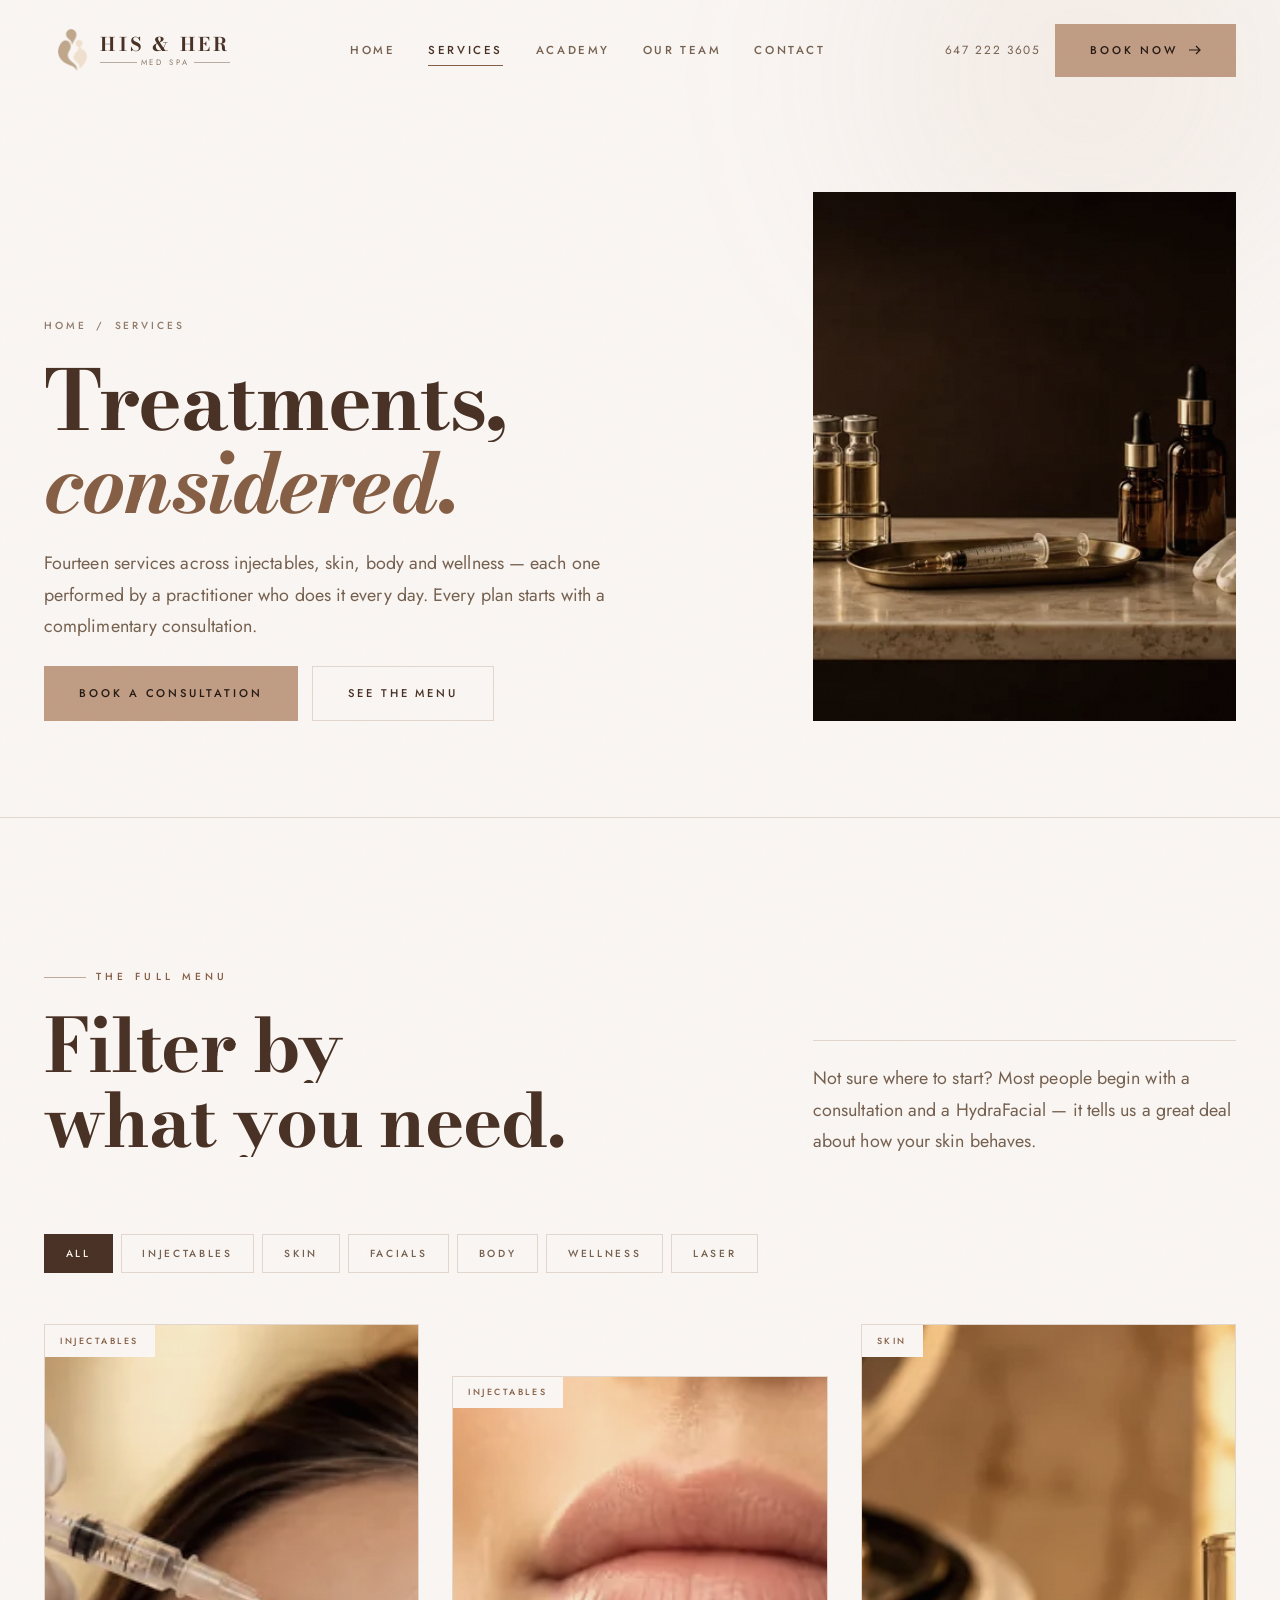
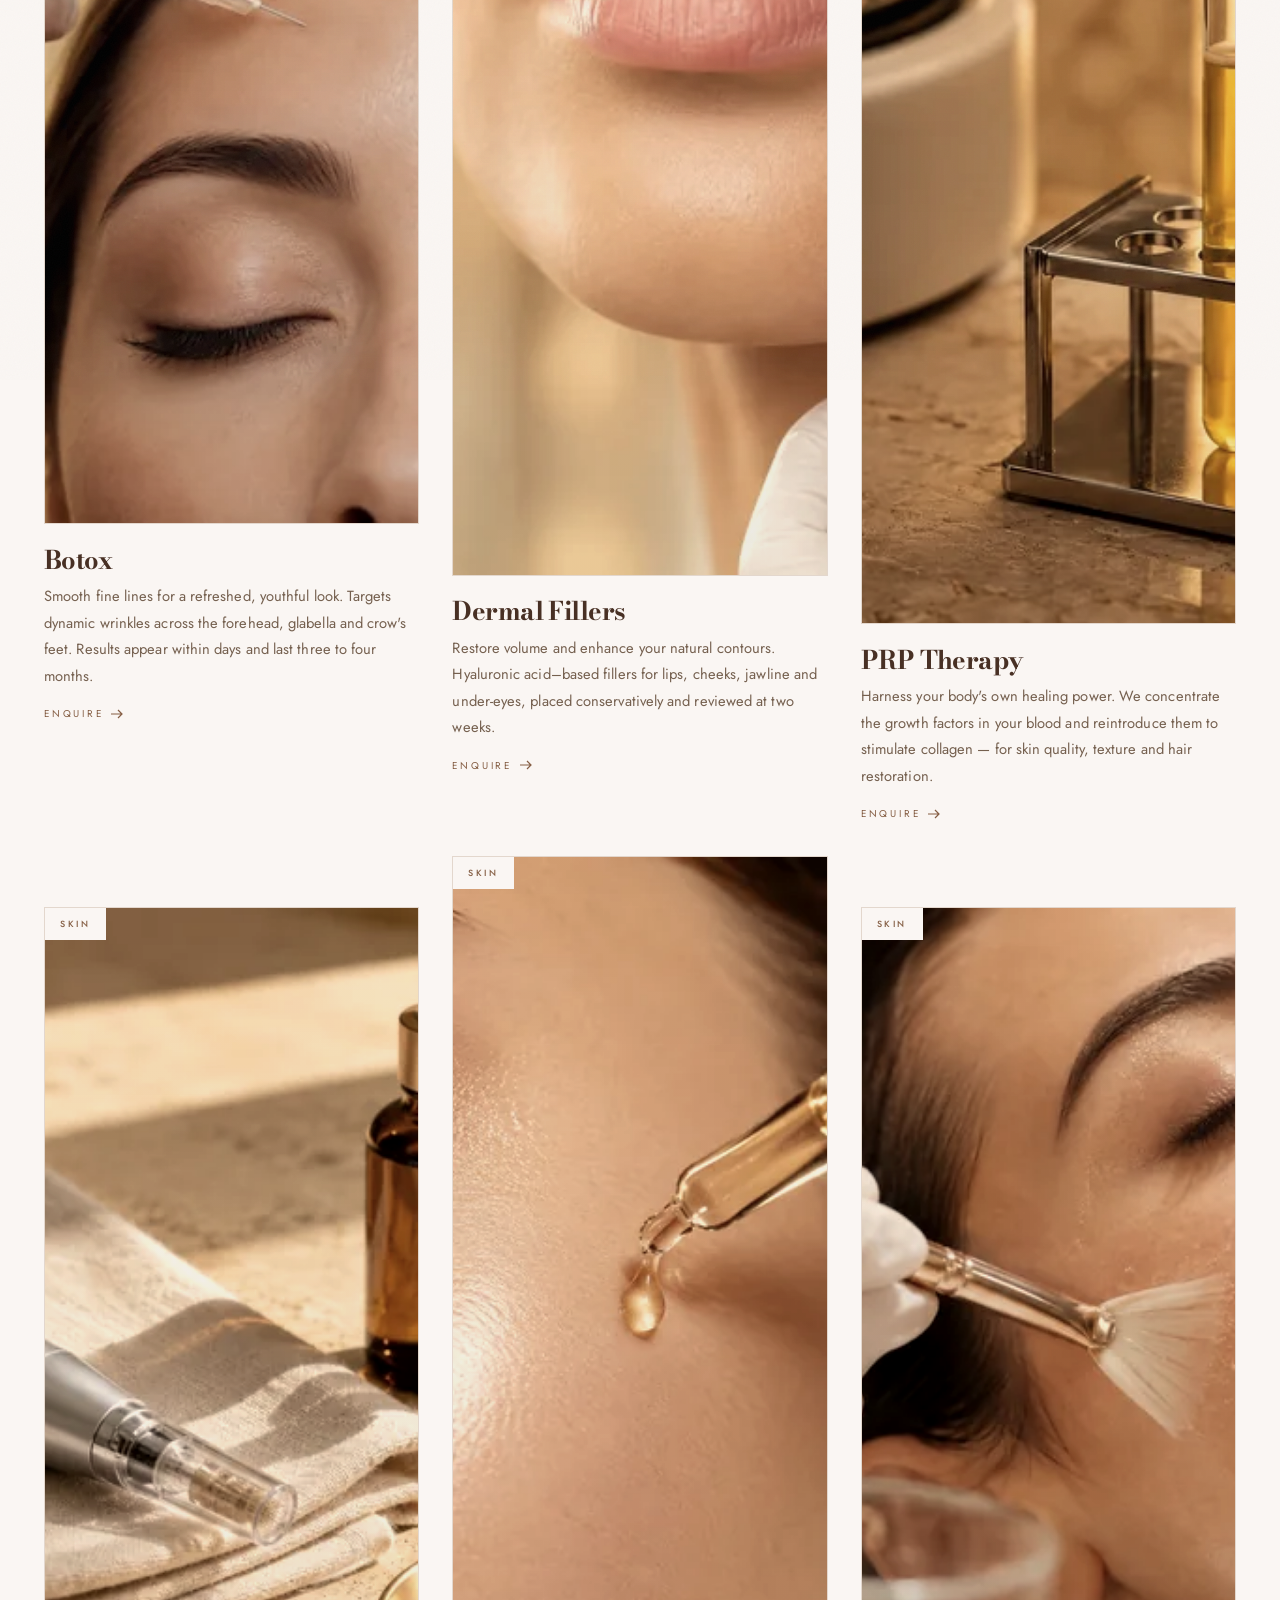
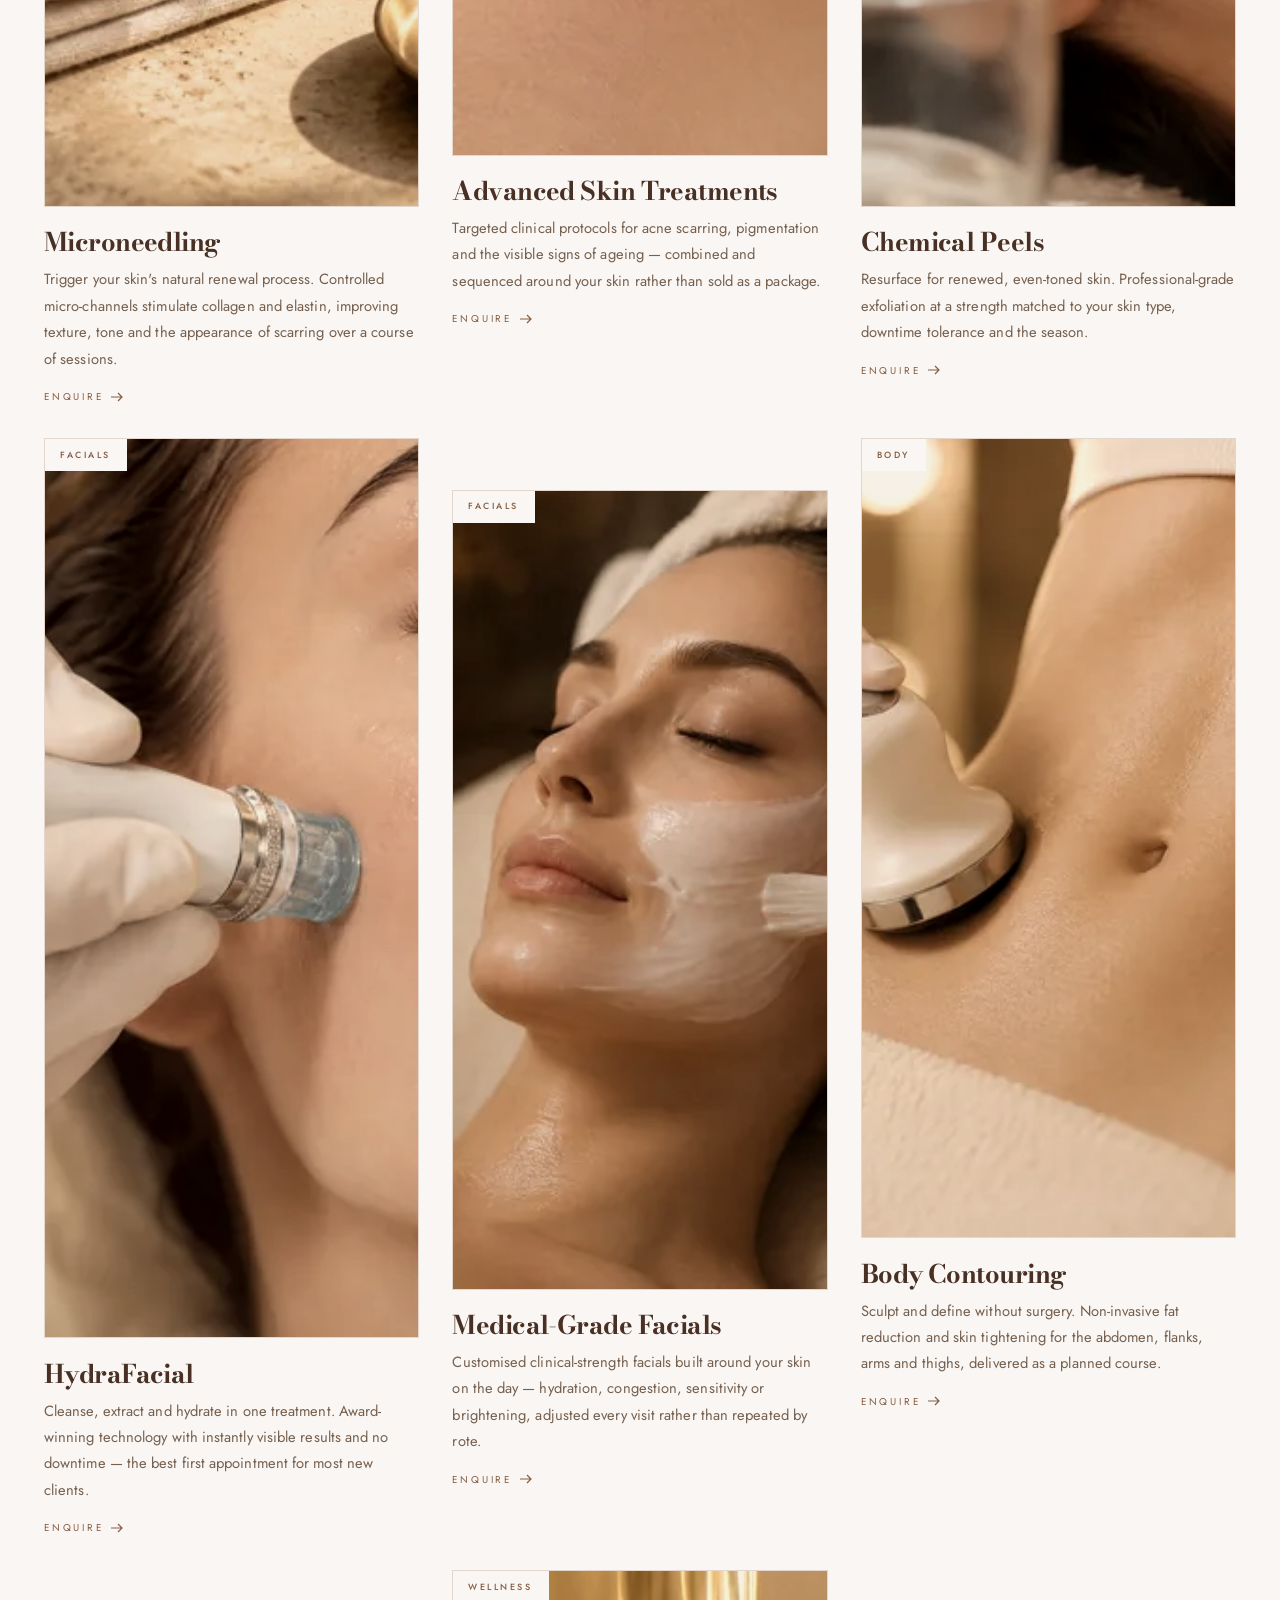
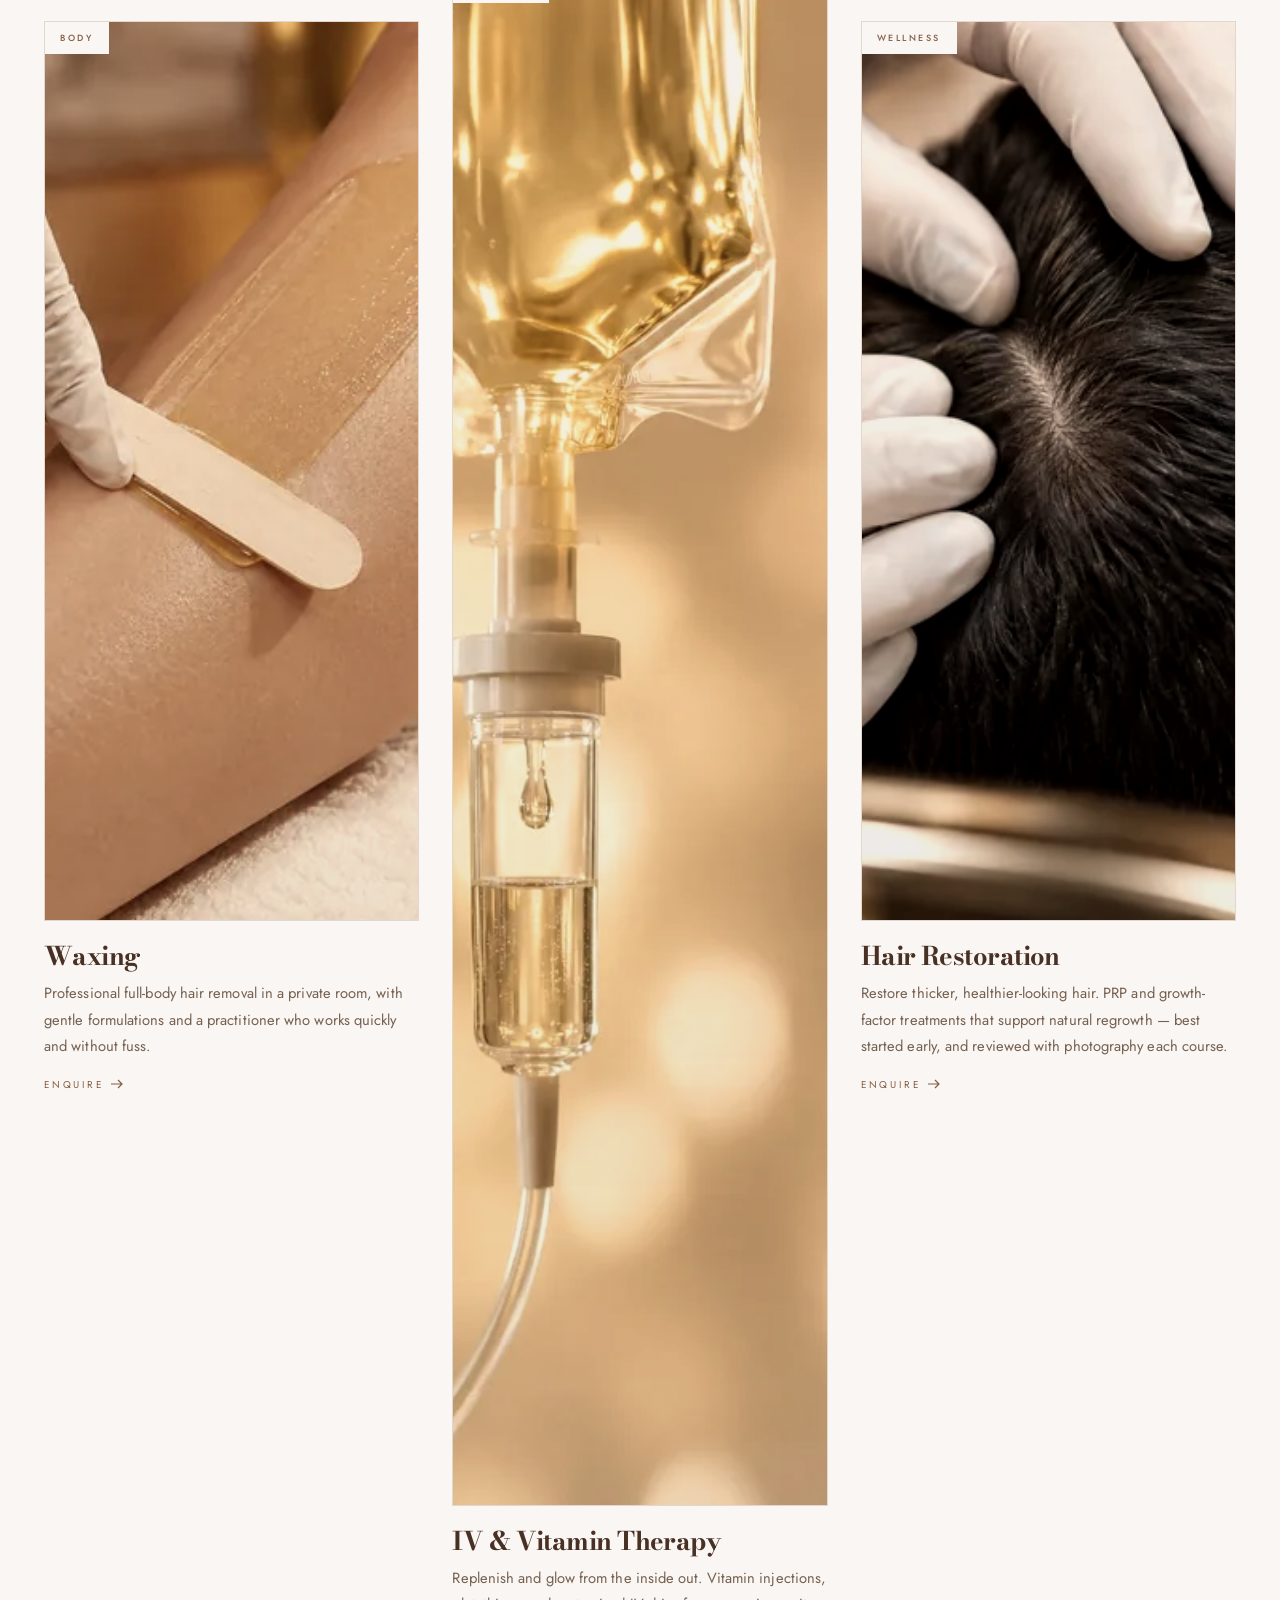
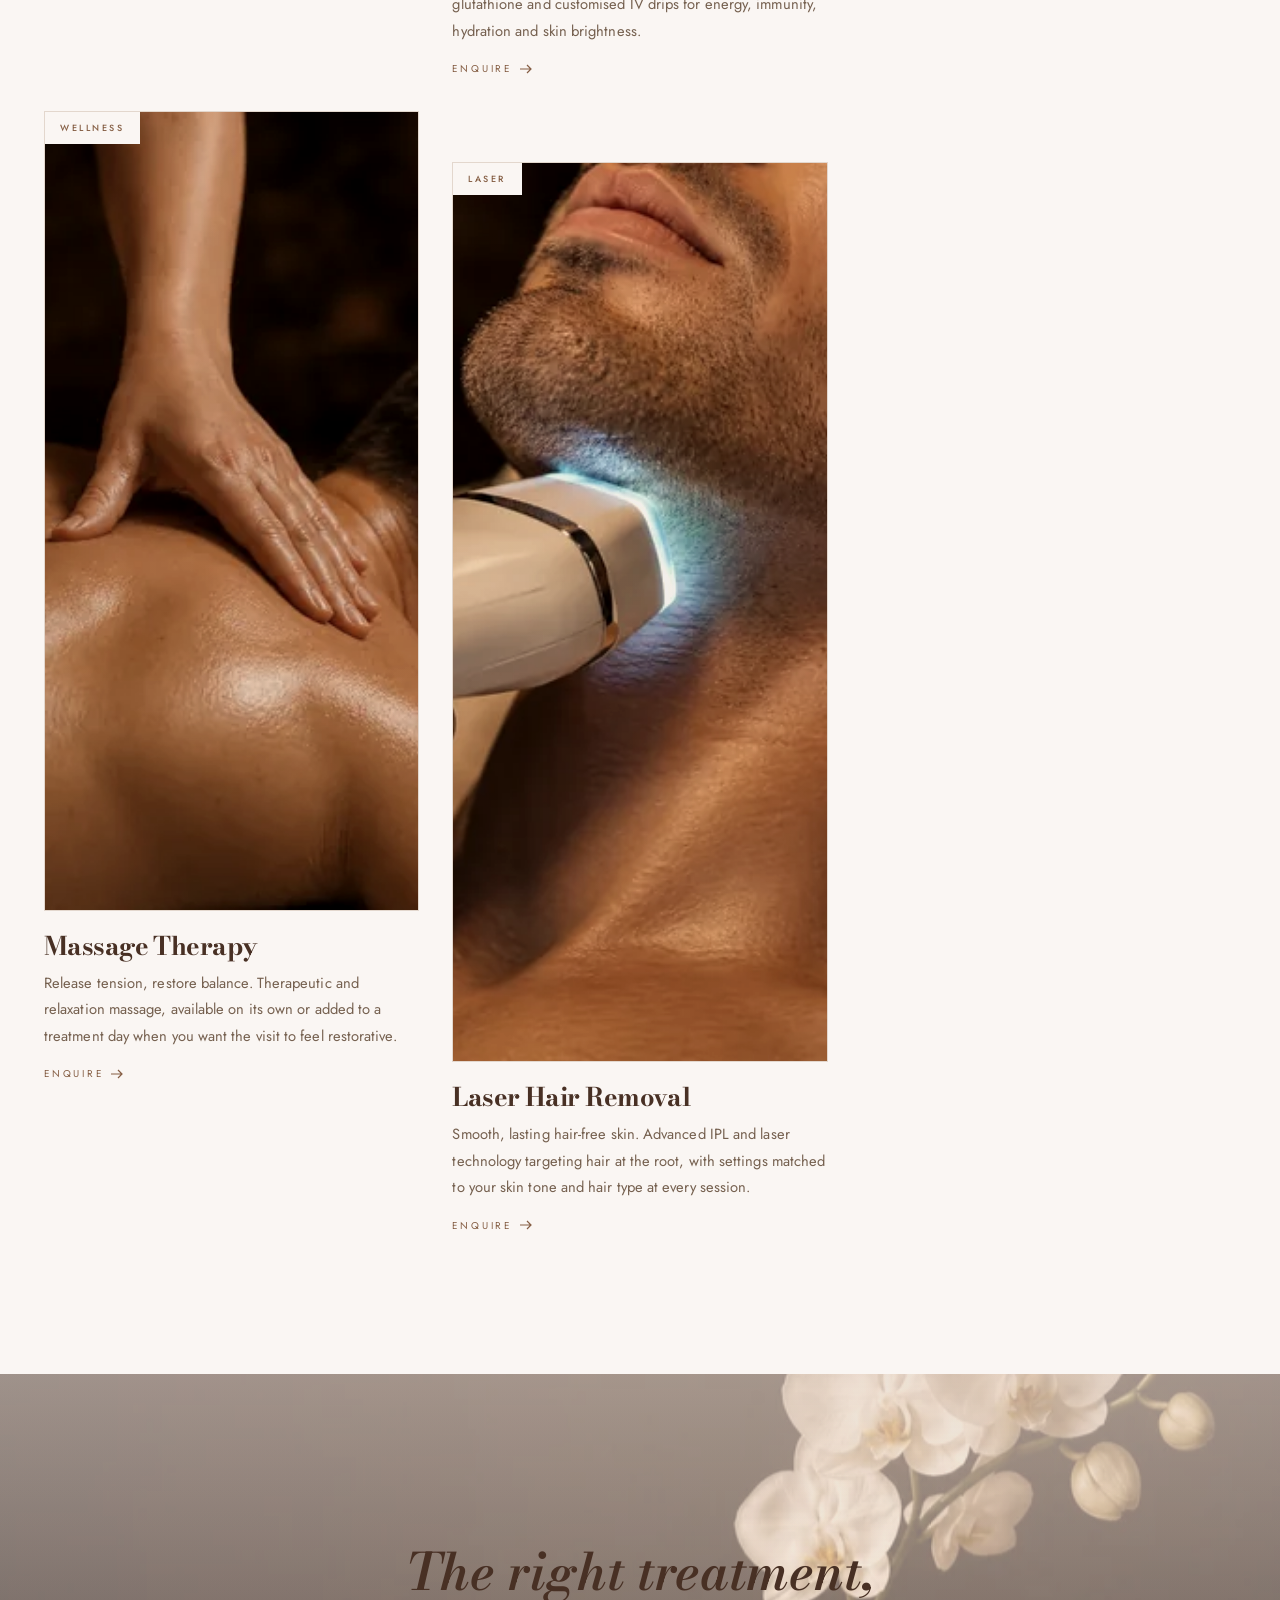
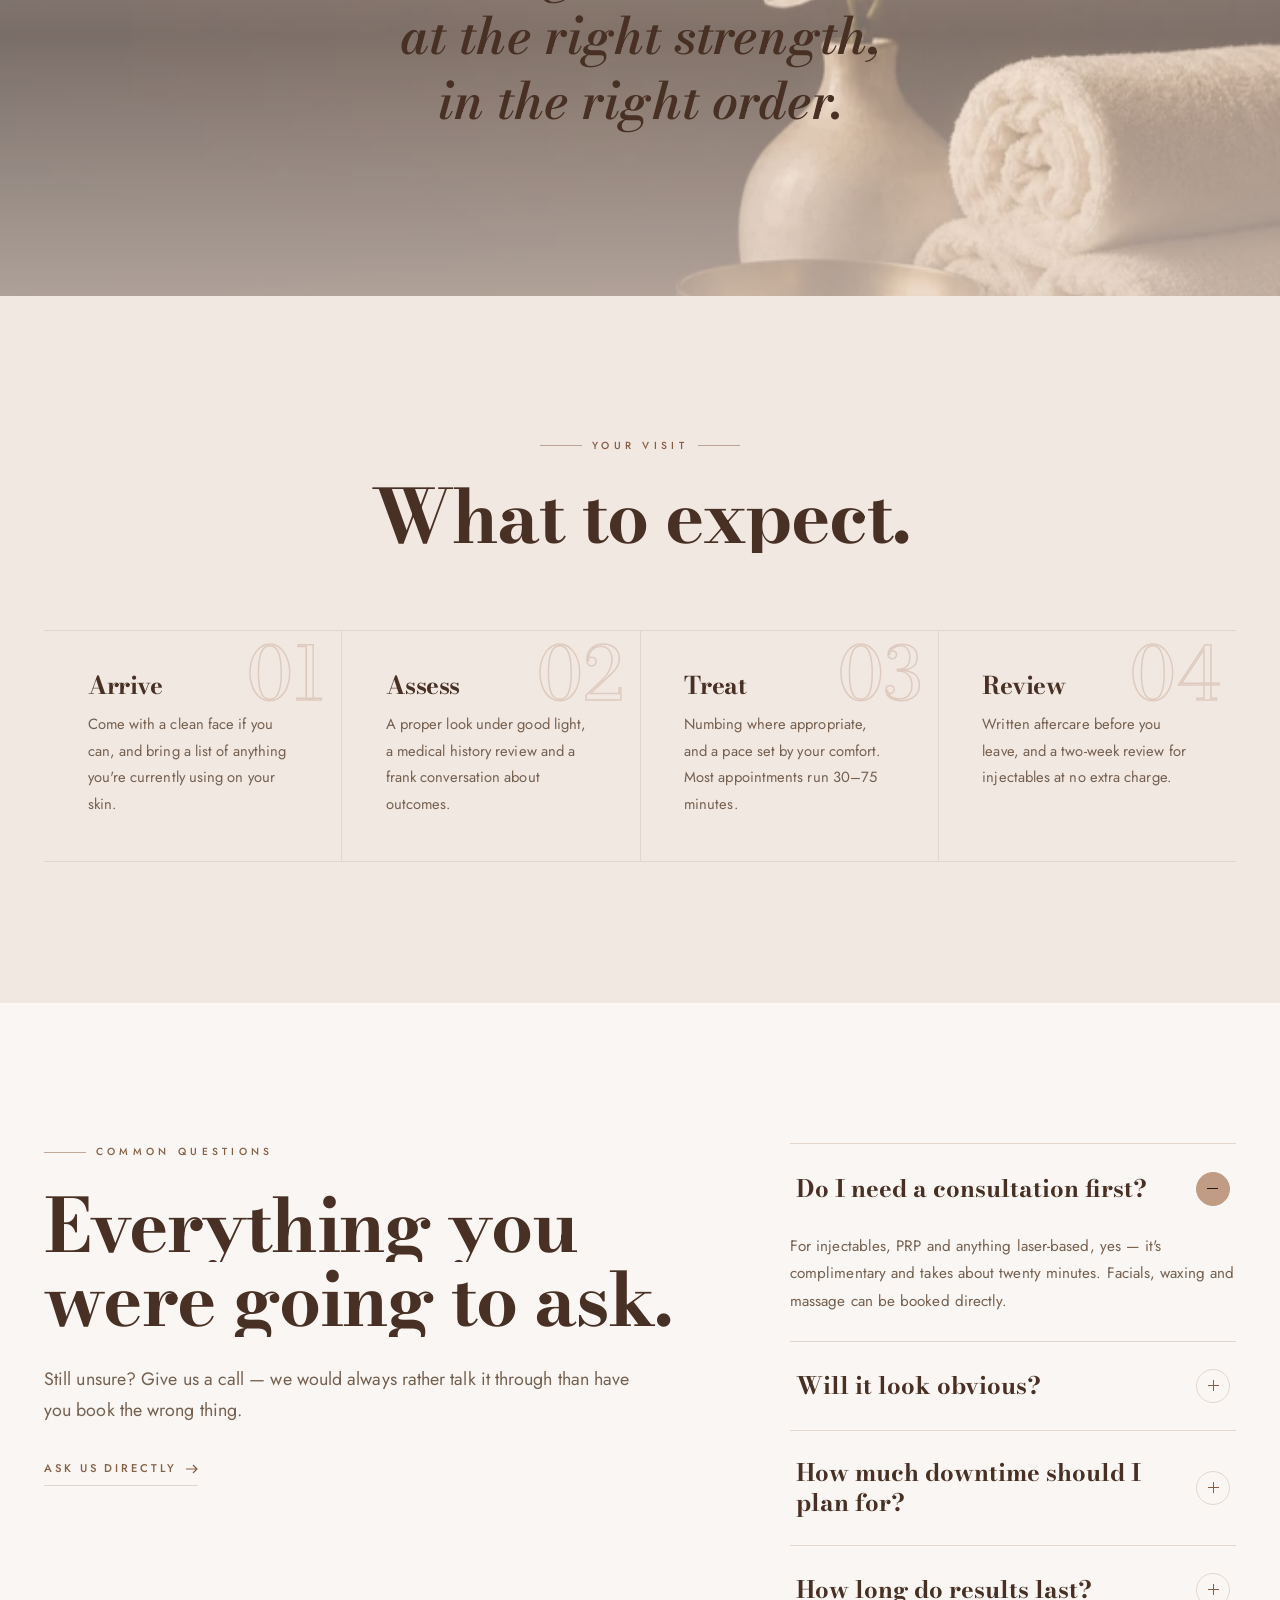
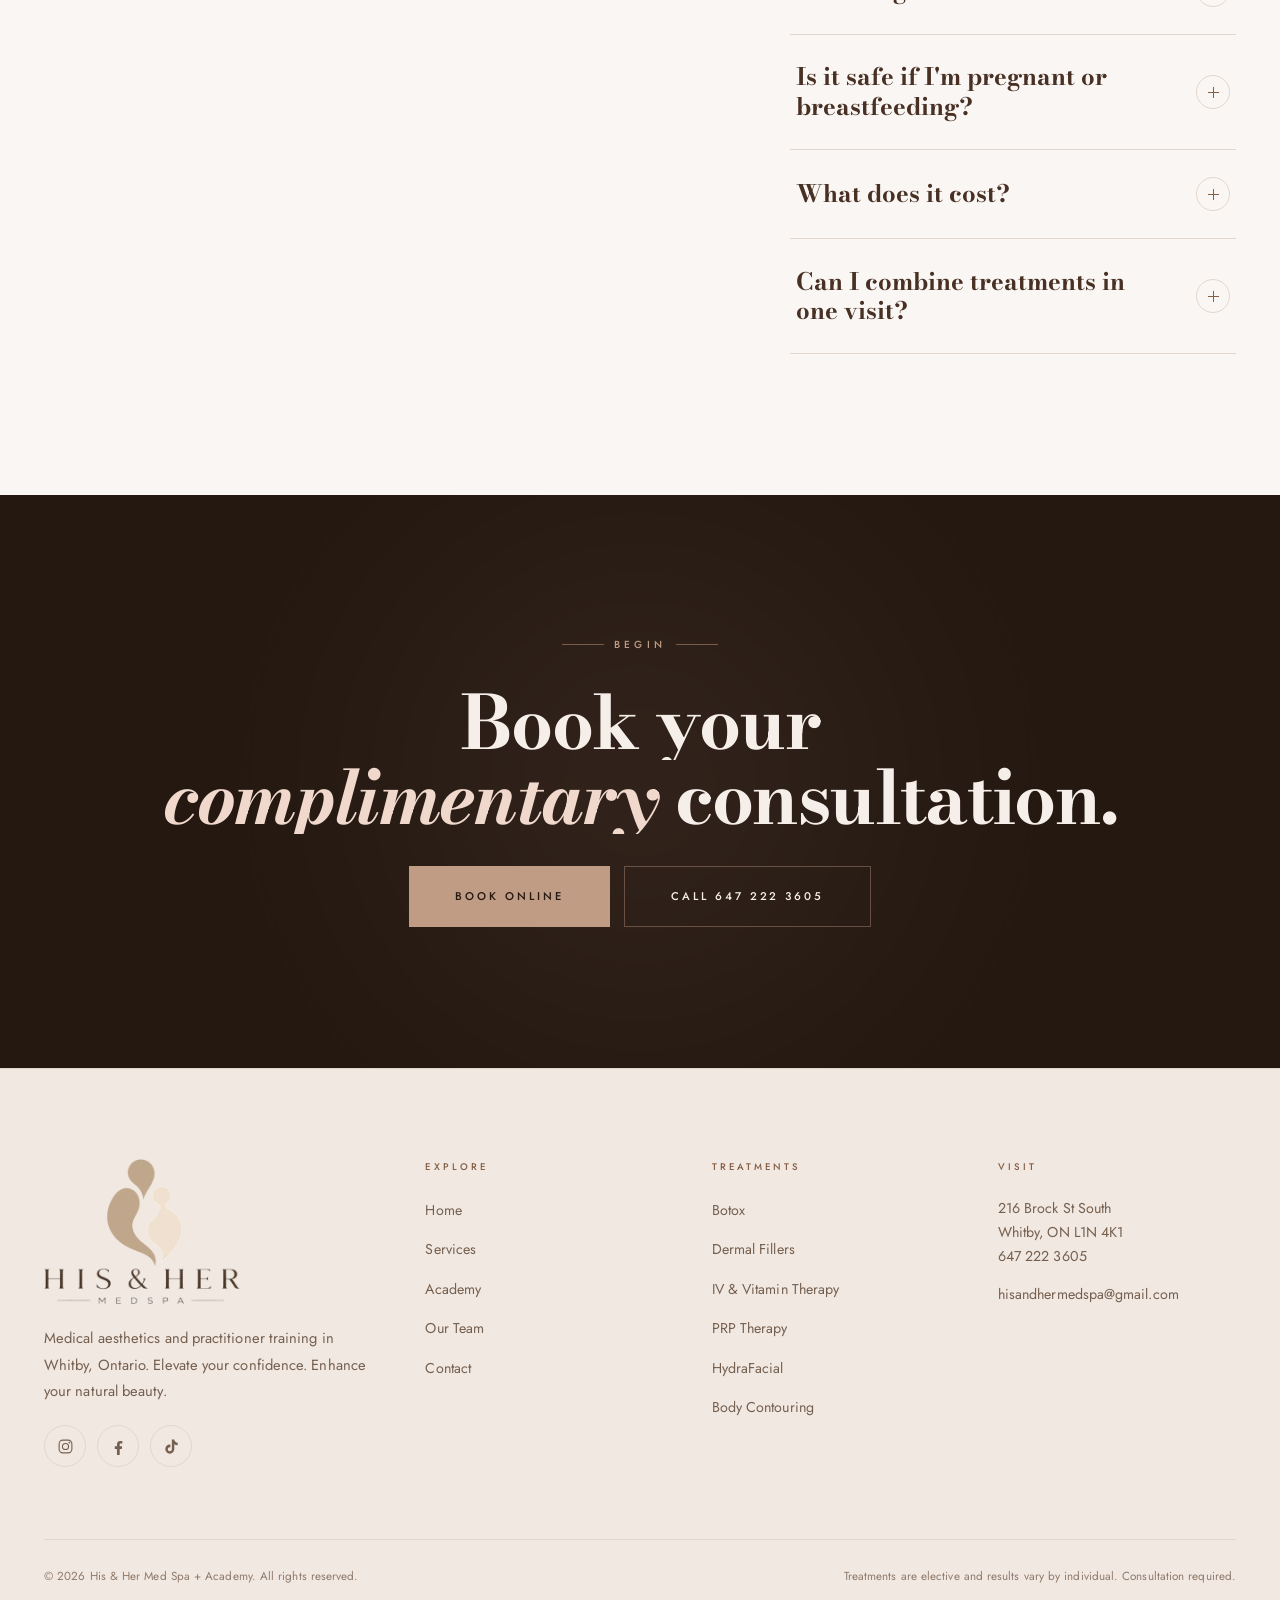
<file: services.html>
<!DOCTYPE html>
<html lang="en-CA">
<head>
<meta charset="utf-8">
<meta name="viewport" content="width=device-width, initial-scale=1">
<title>Services &amp; Treatments | His &amp; Her Med Spa + Academy</title>
<meta name="description" content="Botox, dermal fillers, IV and vitamin therapy, PRP, HydraFacial, microneedling, chemical peels, body contouring and laser hair removal in Whitby, Ontario.">
<meta name="theme-color" content="#FAF6F3">
<link rel="canonical" href="https://hisandhermedspa.ca/services.html">
<link rel="icon" href="assets/favicon.png" type="image/png">
<link rel="apple-touch-icon" href="assets/img/apple-touch-icon.png">

<meta property="og:type" content="website">
<meta property="og:title" content="Services &amp; Treatments | His &amp; Her Med Spa">
<meta property="og:description" content="Fourteen medical aesthetic treatments, performed by practitioners who do them daily.">
<meta property="og:image" content="assets/img/service-break.jpg">

<link rel="preconnect" href="https://fonts.googleapis.com">
<link rel="preconnect" href="https://fonts.gstatic.com" crossorigin>
<link href="https://fonts.googleapis.com/css2?family=Bodoni+Moda:ital,opsz,wght@0,6..96,500;0,6..96,600;0,6..96,700;1,6..96,500;1,6..96,600&family=Jost:wght@300;400;500;600&display=swap" rel="stylesheet">
<link rel="stylesheet" href="assets/css/style.css">
</head>
<body>
<a class="skip" href="#main">Skip to content</a>
<!-- Photography grade: settles the source photos onto the logo's camel. Red is
     held, green eased back a touch and blue trimmed, which deepens the existing
     warmth toward the mark without pushing skin orange. Referenced from CSS as
     var(--duo) / var(--duo-soft). -->
<svg class="filter-defs" aria-hidden="true" focusable="false" width="0" height="0">
  <filter id="duo-warm" color-interpolation-filters="sRGB">
    <feColorMatrix type="matrix" values="1.02 0    0    0 0.004
                                         0    0.99 0    0 0
                                         0    0    0.93 0 0
                                         0    0    0    1 0"/>
  </filter>
</svg>
<div class="grain" aria-hidden="true"></div>
<div class="progress" aria-hidden="true"></div>
<div class="curtain" aria-hidden="true"><picture><source type="image/webp" srcset="assets/img/logo-lockup-220.webp 220w, assets/img/logo-lockup-440.webp 440w" sizes="110px"><img class="mark" src="assets/img/logo-lockup.png" alt="" width="440" height="327" decoding="async"></picture></div>

<header class="hdr">
  <div class="wrap hdr-in">
    <a class="logo" href="index.html" aria-label="His and Her Med Spa, home">
      <picture><source type="image/webp" srcset="assets/img/logo-mark-120.webp 120w, assets/img/logo-mark-240.webp 240w" sizes="30px"><img class="logo-mark" src="assets/img/logo-mark.png" alt="" width="240" height="344" decoding="async"></picture>
      <span class="logo-txt"><b>His &amp; Her</b><span>Med Spa</span></span>
    </a>
    <nav class="nav" aria-label="Primary">
      <a href="index.html">Home</a>
      <a href="services.html" aria-current="page">Services</a>
      <a href="academy.html">Academy</a>
      <a href="team.html">Our Team</a>
      <a href="contact.html">Contact</a>
    </nav>
    <div class="hdr-cta">
      <a class="hdr-tel" href="tel:6472223605">647 222 3605</a>
      <a class="btn" href="https://www.fresha.com/a/his-her-med-spa-academy-whitby-216-brock-street-south-iwclfoa1" target="_blank" rel="noopener" data-magnetic>
        Book Now
        <svg class="ar" width="12" height="10" viewBox="0 0 12 10" fill="none" aria-hidden="true"><path d="M7 1l4 4-4 4M11 5H0" stroke="currentColor" stroke-width="1.2"/></svg>
      </a>
      <button class="burger" aria-label="Open menu" aria-expanded="false" aria-controls="menu"><i></i><i></i><i></i></button>
    </div>
  </div>
</header>

<div class="menu" id="menu">
  <nav aria-label="Mobile">
    <ul class="menu-links">
      <li><a href="index.html"><span class="idx">01</span>Home</a></li>
      <li><a href="services.html"><span class="idx">02</span>Services</a></li>
      <li><a href="academy.html"><span class="idx">03</span>Academy</a></li>
      <li><a href="team.html"><span class="idx">04</span>Our Team</a></li>
      <li><a href="contact.html"><span class="idx">05</span>Contact</a></li>
    </ul>
  </nav>
  <div class="menu-foot">
    <a href="tel:6472223605">647 222 3605</a>
    <a href="mailto:hisandhermedspa@gmail.com">hisandhermedspa@gmail.com</a>
  </div>
</div>

<main id="main">

<!-- ============ PAGE HERO ============ -->
<section class="phero">
  <div class="glow"></div>
  <div class="wrap">
    <div class="phero-grid">
    <div class="phero-in">
      <nav class="crumbs" aria-label="Breadcrumb"><a href="index.html">Home</a><span>/</span><span>Services</span></nav>
      <h1 class="d1" data-mask>Treatments,<br><em>considered.</em></h1>
      <p class="lede" data-rv style="--d:.2s">
        Fourteen services across injectables, skin, body and wellness — each one performed
        by a practitioner who does it every day. Every plan starts with a complimentary consultation.
      </p>
      <div class="cta-btns" style="justify-content:flex-start" data-rv>
        <a class="btn" href="https://www.fresha.com/a/his-her-med-spa-academy-whitby-216-brock-street-south-iwclfoa1" target="_blank" rel="noopener">Book a Consultation</a>
        <a class="btn btn-ghost" href="#menu-list">See the Menu</a>
      </div>
    </div>
    <div class="phero-media imgbox">
      <picture><source type="image/webp" srcset="assets/img/service-break-700.webp 700w, assets/img/service-break-1400.webp 1400w" sizes="(min-width: 1000px) 50vw, 92vw"><img src="assets/img/service-break.jpg" alt="Medical aesthetics still life — serum vials, syringe and gold tray" loading="lazy" width="1400" height="933" decoding="async"></picture>
    </div>
    </div>
  </div>
</section>

<!-- ============ SERVICE GRID ============ -->
<section class="section" id="menu-list">
  <div class="wrap">
    <div class="sec-head is-split">
      <div>
        <p class="eyebrow">The Full Menu</p>
        <h2 class="d2" data-mask style="margin-top:1.4rem">Filter by<br>what you need.</h2>
      </div>
      <p class="lede" data-rv>
        Not sure where to start? Most people begin with a consultation and a HydraFacial —
        it tells us a great deal about how your skin behaves.
      </p>
    </div>

    <div class="filters" data-filters role="group" aria-label="Filter treatments by category">
      <button class="filter is-on" data-cat="all" aria-pressed="true">All</button>
      <button class="filter" data-cat="injectables" aria-pressed="false">Injectables</button>
      <button class="filter" data-cat="skin" aria-pressed="false">Skin</button>
      <button class="filter" data-cat="facials" aria-pressed="false">Facials</button>
      <button class="filter" data-cat="body" aria-pressed="false">Body</button>
      <button class="filter" data-cat="wellness" aria-pressed="false">Wellness</button>
      <button class="filter" data-cat="laser" aria-pressed="false">Laser</button>
    </div>

    <div class="cards" data-stagger="0.06">

      <article class="card svc" id="botox" data-cat-item="injectables" data-rv>
        <div class="card-media">
          <span class="card-tag">Injectables</span>
          <picture><source type="image/webp" srcset="assets/img/services/botox-640.webp 640w, assets/img/services/botox-1200.webp 1200w" sizes="(min-width: 1100px) 320px, (min-width: 700px) 45vw, 92vw"><img src="assets/img/services/botox.jpg" alt="Botox cosmetic treatment close-up" loading="lazy" width="1200" height="800" decoding="async"></picture>
        </div>
        <div class="card-body">
          <h3>Botox</h3>
          <p class="body-sm">Smooth fine lines for a refreshed, youthful look. Targets dynamic wrinkles across the forehead, glabella and crow's feet. Results appear within days and last three to four months.</p>
          <a class="card-arrow" href="contact.html?service=Botox">Enquire
            <svg width="12" height="10" viewBox="0 0 12 10" fill="none" aria-hidden="true"><path d="M7 1l4 4-4 4M11 5H0" stroke="currentColor" stroke-width="1.2"/></svg></a>
        </div>
      </article>

      <article class="card svc" id="dermal-fillers" data-cat-item="injectables" data-rv>
        <div class="card-media">
          <span class="card-tag">Injectables</span>
          <picture><source type="image/webp" srcset="assets/img/services/dermal-fillers-640.webp 640w, assets/img/services/dermal-fillers-1200.webp 1200w" sizes="(min-width: 1100px) 320px, (min-width: 700px) 45vw, 92vw"><img src="assets/img/services/dermal-fillers.jpg" alt="Dermal filler lip treatment close-up" loading="lazy" width="1200" height="800" decoding="async"></picture>
        </div>
        <div class="card-body">
          <h3>Dermal Fillers</h3>
          <p class="body-sm">Restore volume and enhance your natural contours. Hyaluronic acid–based fillers for lips, cheeks, jawline and under-eyes, placed conservatively and reviewed at two weeks.</p>
          <a class="card-arrow" href="contact.html?service=Dermal+Fillers">Enquire
            <svg width="12" height="10" viewBox="0 0 12 10" fill="none" aria-hidden="true"><path d="M7 1l4 4-4 4M11 5H0" stroke="currentColor" stroke-width="1.2"/></svg></a>
        </div>
      </article>

      <article class="card svc" id="prp-therapy" data-cat-item="skin" data-rv>
        <div class="card-media">
          <span class="card-tag">Skin</span>
          <picture><source type="image/webp" srcset="assets/img/services/prp-therapy-640.webp 640w, assets/img/services/prp-therapy-1200.webp 1200w" sizes="(min-width: 1100px) 320px, (min-width: 700px) 45vw, 92vw"><img src="assets/img/services/prp-therapy.jpg" alt="Golden platelet-rich plasma vials prepared for PRP therapy" loading="lazy" width="1200" height="900" decoding="async"></picture>
        </div>
        <div class="card-body">
          <h3>PRP Therapy</h3>
          <p class="body-sm">Harness your body's own healing power. We concentrate the growth factors in your blood and reintroduce them to stimulate collagen — for skin quality, texture and hair restoration.</p>
          <a class="card-arrow" href="contact.html?service=PRP+Therapy">Enquire
            <svg width="12" height="10" viewBox="0 0 12 10" fill="none" aria-hidden="true"><path d="M7 1l4 4-4 4M11 5H0" stroke="currentColor" stroke-width="1.2"/></svg></a>
        </div>
      </article>

      <article class="card svc" id="microneedling" data-cat-item="skin" data-rv>
        <div class="card-media">
          <span class="card-tag">Skin</span>
          <picture><source type="image/webp" srcset="assets/img/services/microneedling-640.webp 640w, assets/img/services/microneedling-1200.webp 1200w" sizes="(min-width: 1100px) 320px, (min-width: 700px) 45vw, 92vw"><img src="assets/img/services/microneedling.jpg" alt="Microneedling skin rejuvenation treatment" loading="lazy" width="1200" height="900" decoding="async"></picture>
        </div>
        <div class="card-body">
          <h3>Microneedling</h3>
          <p class="body-sm">Trigger your skin's natural renewal process. Controlled micro-channels stimulate collagen and elastin, improving texture, tone and the appearance of scarring over a course of sessions.</p>
          <a class="card-arrow" href="contact.html?service=Microneedling">Enquire
            <svg width="12" height="10" viewBox="0 0 12 10" fill="none" aria-hidden="true"><path d="M7 1l4 4-4 4M11 5H0" stroke="currentColor" stroke-width="1.2"/></svg></a>
        </div>
      </article>

      <article class="card svc" id="skin-treatments" data-cat-item="skin" data-rv>
        <div class="card-media">
          <span class="card-tag">Skin</span>
          <picture><source type="image/webp" srcset="assets/img/services/skin-treatments-640.webp 640w, assets/img/services/skin-treatments-1200.webp 1200w" sizes="(min-width: 1100px) 320px, (min-width: 700px) 45vw, 92vw"><img src="assets/img/services/skin-treatments.jpg" alt="Advanced clinical skin treatment" loading="lazy" width="1200" height="900" decoding="async"></picture>
        </div>
        <div class="card-body">
          <h3>Advanced Skin Treatments</h3>
          <p class="body-sm">Targeted clinical protocols for acne scarring, pigmentation and the visible signs of ageing — combined and sequenced around your skin rather than sold as a package.</p>
          <a class="card-arrow" href="contact.html?service=Advanced+Skin+Treatments">Enquire
            <svg width="12" height="10" viewBox="0 0 12 10" fill="none" aria-hidden="true"><path d="M7 1l4 4-4 4M11 5H0" stroke="currentColor" stroke-width="1.2"/></svg></a>
        </div>
      </article>

      <article class="card svc" id="chemical-peels" data-cat-item="skin" data-rv>
        <div class="card-media">
          <span class="card-tag">Skin</span>
          <picture><source type="image/webp" srcset="assets/img/services/chemical-peels-640.webp 640w, assets/img/services/chemical-peels-1200.webp 1200w" sizes="(min-width: 1100px) 320px, (min-width: 700px) 45vw, 92vw"><img src="assets/img/services/chemical-peels.jpg" alt="Chemical peel application" loading="lazy" width="1200" height="900" decoding="async"></picture>
        </div>
        <div class="card-body">
          <h3>Chemical Peels</h3>
          <p class="body-sm">Resurface for renewed, even-toned skin. Professional-grade exfoliation at a strength matched to your skin type, downtime tolerance and the season.</p>
          <a class="card-arrow" href="contact.html?service=Chemical+Peels">Enquire
            <svg width="12" height="10" viewBox="0 0 12 10" fill="none" aria-hidden="true"><path d="M7 1l4 4-4 4M11 5H0" stroke="currentColor" stroke-width="1.2"/></svg></a>
        </div>
      </article>

      <article class="card svc" id="hydrafacial" data-cat-item="facials" data-rv>
        <div class="card-media">
          <span class="card-tag">Facials</span>
          <picture><source type="image/webp" srcset="assets/img/services/hydrafacial-640.webp 640w, assets/img/services/hydrafacial-1200.webp 1200w" sizes="(min-width: 1100px) 320px, (min-width: 700px) 45vw, 92vw"><img src="assets/img/services/hydrafacial.jpg" alt="HydraFacial skin treatment close-up" loading="lazy" width="1200" height="900" decoding="async"></picture>
        </div>
        <div class="card-body">
          <h3>HydraFacial</h3>
          <p class="body-sm">Cleanse, extract and hydrate in one treatment. Award-winning technology with instantly visible results and no downtime — the best first appointment for most new clients.</p>
          <a class="card-arrow" href="contact.html?service=HydraFacial">Enquire
            <svg width="12" height="10" viewBox="0 0 12 10" fill="none" aria-hidden="true"><path d="M7 1l4 4-4 4M11 5H0" stroke="currentColor" stroke-width="1.2"/></svg></a>
        </div>
      </article>

      <article class="card svc" id="facials" data-cat-item="facials" data-rv>
        <div class="card-media">
          <span class="card-tag">Facials</span>
          <picture><source type="image/webp" srcset="assets/img/services/facials-640.webp 640w, assets/img/services/facials-1200.webp 1200w" sizes="(min-width: 1100px) 320px, (min-width: 700px) 45vw, 92vw"><img src="assets/img/services/facials.jpg" alt="Medical-grade facial treatment" loading="lazy" width="1200" height="800" decoding="async"></picture>
        </div>
        <div class="card-body">
          <h3>Medical-Grade Facials</h3>
          <p class="body-sm">Customised clinical-strength facials built around your skin on the day — hydration, congestion, sensitivity or brightening, adjusted every visit rather than repeated by rote.</p>
          <a class="card-arrow" href="contact.html?service=Medical-Grade+Facial">Enquire
            <svg width="12" height="10" viewBox="0 0 12 10" fill="none" aria-hidden="true"><path d="M7 1l4 4-4 4M11 5H0" stroke="currentColor" stroke-width="1.2"/></svg></a>
        </div>
      </article>

      <article class="card svc" id="body-contouring" data-cat-item="body" data-rv>
        <div class="card-media">
          <span class="card-tag">Body</span>
          <picture><source type="image/webp" srcset="assets/img/services/body-contouring-640.webp 640w, assets/img/services/body-contouring-1200.webp 1200w" sizes="(min-width: 1100px) 320px, (min-width: 700px) 45vw, 92vw"><img src="assets/img/services/body-contouring.jpg" alt="Non-invasive body contouring treatment close-up" loading="lazy" width="1200" height="800" decoding="async"></picture>
        </div>
        <div class="card-body">
          <h3>Body Contouring</h3>
          <p class="body-sm">Sculpt and define without surgery. Non-invasive fat reduction and skin tightening for the abdomen, flanks, arms and thighs, delivered as a planned course.</p>
          <a class="card-arrow" href="contact.html?service=Body+Contouring">Enquire
            <svg width="12" height="10" viewBox="0 0 12 10" fill="none" aria-hidden="true"><path d="M7 1l4 4-4 4M11 5H0" stroke="currentColor" stroke-width="1.2"/></svg></a>
        </div>
      </article>

      <article class="card svc" id="waxing" data-cat-item="body" data-rv>
        <div class="card-media">
          <span class="card-tag">Body</span>
          <picture><source type="image/webp" srcset="assets/img/services/waxing-640.webp 640w, assets/img/services/waxing-1200.webp 1200w" sizes="(min-width: 1100px) 320px, (min-width: 700px) 45vw, 92vw"><img src="assets/img/services/waxing.jpg" alt="Professional waxing treatment" loading="lazy" width="1200" height="900" decoding="async"></picture>
        </div>
        <div class="card-body">
          <h3>Waxing</h3>
          <p class="body-sm">Professional full-body hair removal in a private room, with gentle formulations and a practitioner who works quickly and without fuss.</p>
          <a class="card-arrow" href="contact.html?service=Waxing">Enquire
            <svg width="12" height="10" viewBox="0 0 12 10" fill="none" aria-hidden="true"><path d="M7 1l4 4-4 4M11 5H0" stroke="currentColor" stroke-width="1.2"/></svg></a>
        </div>
      </article>

      <article class="card svc" id="iv-vitamin-therapy" data-cat-item="wellness" data-rv>
        <div class="card-media">
          <span class="card-tag">Wellness</span>
          <picture><source type="image/webp" srcset="assets/img/services/iv-vitamin-therapy-640.webp 640w, assets/img/services/iv-vitamin-therapy-1024.webp 1024w" sizes="(min-width: 1100px) 320px, (min-width: 700px) 45vw, 92vw"><img src="assets/img/services/iv-vitamin-therapy.jpg" alt="IV vitamin therapy drip close-up" loading="lazy" width="1024" height="1536" decoding="async"></picture>
        </div>
        <div class="card-body">
          <h3>IV &amp; Vitamin Therapy</h3>
          <p class="body-sm">Replenish and glow from the inside out. Vitamin injections, glutathione and customised IV drips for energy, immunity, hydration and skin brightness.</p>
          <a class="card-arrow" href="contact.html?service=IV+and+Vitamin+Therapy">Enquire
            <svg width="12" height="10" viewBox="0 0 12 10" fill="none" aria-hidden="true"><path d="M7 1l4 4-4 4M11 5H0" stroke="currentColor" stroke-width="1.2"/></svg></a>
        </div>
      </article>

      <article class="card svc" id="hair-restoration" data-cat-item="wellness" data-rv>
        <div class="card-media">
          <span class="card-tag">Wellness</span>
          <picture><source type="image/webp" srcset="assets/img/services/hair-restoration-640.webp 640w, assets/img/services/hair-restoration-1200.webp 1200w" sizes="(min-width: 1100px) 320px, (min-width: 700px) 45vw, 92vw"><img src="assets/img/services/hair-restoration.jpg" alt="Hair restoration treatment" loading="lazy" width="1200" height="900" decoding="async"></picture>
        </div>
        <div class="card-body">
          <h3>Hair Restoration</h3>
          <p class="body-sm">Restore thicker, healthier-looking hair. PRP and growth-factor treatments that support natural regrowth — best started early, and reviewed with photography each course.</p>
          <a class="card-arrow" href="contact.html?service=Hair+Restoration">Enquire
            <svg width="12" height="10" viewBox="0 0 12 10" fill="none" aria-hidden="true"><path d="M7 1l4 4-4 4M11 5H0" stroke="currentColor" stroke-width="1.2"/></svg></a>
        </div>
      </article>

      <article class="card svc" id="massage" data-cat-item="wellness" data-rv>
        <div class="card-media">
          <span class="card-tag">Wellness</span>
          <picture><source type="image/webp" srcset="assets/img/services/massage-640.webp 640w, assets/img/services/massage-1200.webp 1200w" sizes="(min-width: 1100px) 320px, (min-width: 700px) 45vw, 92vw"><img src="assets/img/services/massage.jpg" alt="Therapeutic massage therapy" loading="lazy" width="1200" height="800" decoding="async"></picture>
        </div>
        <div class="card-body">
          <h3>Massage Therapy</h3>
          <p class="body-sm">Release tension, restore balance. Therapeutic and relaxation massage, available on its own or added to a treatment day when you want the visit to feel restorative.</p>
          <a class="card-arrow" href="contact.html?service=Massage+Therapy">Enquire
            <svg width="12" height="10" viewBox="0 0 12 10" fill="none" aria-hidden="true"><path d="M7 1l4 4-4 4M11 5H0" stroke="currentColor" stroke-width="1.2"/></svg></a>
        </div>
      </article>

      <article class="card svc" id="laser-hair-removal" data-cat-item="laser" data-rv>
        <div class="card-media">
          <span class="card-tag">Laser</span>
          <picture><source type="image/webp" srcset="assets/img/services/laser-hair-removal-640.webp 640w, assets/img/services/laser-hair-removal-1200.webp 1200w" sizes="(min-width: 1100px) 320px, (min-width: 700px) 45vw, 92vw"><img src="assets/img/services/laser-hair-removal.jpg" alt="Laser hair removal treatment" loading="lazy" width="1200" height="900" decoding="async"></picture>
        </div>
        <div class="card-body">
          <h3>Laser Hair Removal</h3>
          <p class="body-sm">Smooth, lasting hair-free skin. Advanced IPL and laser technology targeting hair at the root, with settings matched to your skin tone and hair type at every session.</p>
          <a class="card-arrow" href="contact.html?service=Laser+Hair+Removal">Enquire
            <svg width="12" height="10" viewBox="0 0 12 10" fill="none" aria-hidden="true"><path d="M7 1l4 4-4 4M11 5H0" stroke="currentColor" stroke-width="1.2"/></svg></a>
        </div>
      </article>

    </div>
  </div>
</section>

<!-- ============ PARALLAX BAND ============ -->
<div class="parallax-band" data-parallax>
  <picture><source type="image/webp" srcset="assets/img/hero-700.webp 700w, assets/img/hero-1400.webp 1400w" sizes="(min-width: 1000px) 46vw, 100vw"><img src="assets/img/hero.jpg" alt="" loading="lazy" aria-hidden="true" width="1400" height="1050" decoding="async"></picture>
  <div class="parallax-copy">
    <p data-rv="fade">The right treatment, at the right strength, in the right order.</p>
  </div>
</div>

<!-- ============ WHAT TO EXPECT ============ -->
<section class="section on-linen">
  <div class="wrap">
    <div class="sec-head is-center">
      <p class="eyebrow is-center">Your Visit</p>
      <h2 class="d2" data-mask>What to expect.</h2>
    </div>
    <div class="ncards" data-stagger="0.08">
      <article class="ncard" data-rv>
        <span class="no">01</span><h3>Arrive</h3>
        <p class="body-sm">Come with a clean face if you can, and bring a list of anything you're currently using on your skin.</p>
      </article>
      <article class="ncard" data-rv>
        <span class="no">02</span><h3>Assess</h3>
        <p class="body-sm">A proper look under good light, a medical history review and a frank conversation about outcomes.</p>
      </article>
      <article class="ncard" data-rv>
        <span class="no">03</span><h3>Treat</h3>
        <p class="body-sm">Numbing where appropriate, and a pace set by your comfort. Most appointments run 30–75 minutes.</p>
      </article>
      <article class="ncard" data-rv>
        <span class="no">04</span><h3>Review</h3>
        <p class="body-sm">Written aftercare before you leave, and a two-week review for injectables at no extra charge.</p>
      </article>
    </div>
  </div>
</section>

<!-- ============ FAQ ============ -->
<section class="section">
  <div class="wrap">
    <div class="split is-wide-l" style="align-items:start">
      <div class="split-copy">
        <p class="eyebrow">Common Questions</p>
        <h2 class="d2" data-mask>Everything you<br>were going to ask.</h2>
        <p class="lede" data-rv>
          Still unsure? Give us a call — we would always rather talk it through
          than have you book the wrong thing.
        </p>
        <div data-rv>
          <a class="tlink" href="contact.html">Ask us directly
            <svg width="12" height="10" viewBox="0 0 12 10" fill="none" aria-hidden="true"><path d="M7 1l4 4-4 4M11 5H0" stroke="currentColor" stroke-width="1.2"/></svg></a>
        </div>
      </div>

      <div class="acc">
        <div class="acc-item is-open">
          <button class="acc-q" aria-expanded="true">Do I need a consultation first?<span class="acc-ico" aria-hidden="true"></span></button>
          <div class="acc-a"><div><p>For injectables, PRP and anything laser-based, yes — it's complimentary and takes about twenty minutes. Facials, waxing and massage can be booked directly.</p></div></div>
        </div>
        <div class="acc-item">
          <button class="acc-q" aria-expanded="false">Will it look obvious?<span class="acc-ico" aria-hidden="true"></span></button>
          <div class="acc-a"><div><p>Not if we do it properly. We dose conservatively and review you at two weeks, because it is always easier to add a little than to wait out too much. Looking rested, not treated, is the entire point.</p></div></div>
        </div>
        <div class="acc-item">
          <button class="acc-q" aria-expanded="false">How much downtime should I plan for?<span class="acc-ico" aria-hidden="true"></span></button>
          <div class="acc-a"><div><p>HydraFacial and most facials have none. Botox and fillers may leave small marks for a day or two. Microneedling, peels and PRP typically mean two to four days of redness or flaking — we will tell you honestly before you book so you can plan around events.</p></div></div>
        </div>
        <div class="acc-item">
          <button class="acc-q" aria-expanded="false">How long do results last?<span class="acc-ico" aria-hidden="true"></span></button>
          <div class="acc-a"><div><p>Botox lasts three to four months. Hyaluronic fillers generally six to eighteen months depending on the area and product. Microneedling, PRP and body contouring are courses — results build across sessions and are maintained a few times a year.</p></div></div>
        </div>
        <div class="acc-item">
          <button class="acc-q" aria-expanded="false">Is it safe if I'm pregnant or breastfeeding?<span class="acc-ico" aria-hidden="true"></span></button>
          <div class="acc-a"><div><p>We do not perform injectables, PRP or laser treatments during pregnancy or breastfeeding. Gentle facials, massage and waxing are usually fine — mention it at booking and we will adapt.</p></div></div>
        </div>
        <div class="acc-item">
          <button class="acc-q" aria-expanded="false">What does it cost?<span class="acc-ico" aria-hidden="true"></span></button>
          <div class="acc-a"><div><p>Pricing depends on the area, the product and how many sessions you actually need — so we quote it at consultation rather than publishing a number that turns out to be wrong for you. You will always have the full cost in writing before anything is booked.</p></div></div>
        </div>
        <div class="acc-item">
          <button class="acc-q" aria-expanded="false">Can I combine treatments in one visit?<span class="acc-ico" aria-hidden="true"></span></button>
          <div class="acc-a"><div><p>Often, and it can be the more efficient route — an IV drip during a facial, for instance. Some combinations need spacing for safety. Tell us everything you're hoping to do and we will sequence it properly.</p></div></div>
        </div>
      </div>
    </div>
  </div>
</section>

<!-- ============ CTA ============ -->
<section class="section cta">
  <div class="glow"></div>
  <div class="wrap cta-in">
    <p class="eyebrow is-center">Begin</p>
    <h2 class="d2" data-mask>Book your<br><em>complimentary</em> consultation.</h2>
    <div class="cta-btns" data-rv>
      <a class="btn btn-lg" href="https://www.fresha.com/a/his-her-med-spa-academy-whitby-216-brock-street-south-iwclfoa1" target="_blank" rel="noopener" data-magnetic>Book Online</a>
      <a class="btn btn-ghost btn-lg" href="tel:6472223605">Call 647 222 3605</a>
    </div>
  </div>
</section>

</main>

<footer class="ftr">
  <div class="wrap">
    <div class="ftr-grid">
      <div class="ftr-brand">
        <a href="index.html" aria-label="His and Her Med Spa, home">
          <picture><source type="image/webp" srcset="assets/img/logo-lockup-220.webp 220w, assets/img/logo-lockup-440.webp 440w" sizes="(min-width: 1000px) 50vw, 92vw"><img class="ftr-lockup" src="assets/img/logo-lockup.png" alt="His &amp; Her Med Spa" width="440" height="327" decoding="async" loading="lazy"></picture>
        </a>
        <p class="body-sm">Medical aesthetics and practitioner training in Whitby, Ontario. Elevate your confidence. Enhance your natural beauty.</p>
        <div class="socials">
          <a class="social" href="https://www.instagram.com/hisandhermedspawhitby" target="_blank" rel="noopener" aria-label="Instagram"><svg width="17" height="17" viewBox="0 0 20 20" fill="none" aria-hidden="true"><rect x="2.5" y="2.5" width="15" height="15" rx="4.5" stroke="currentColor" stroke-width="1.3"/><circle cx="10" cy="10" r="3.6" stroke="currentColor" stroke-width="1.3"/><circle cx="14.6" cy="5.4" r="1" fill="currentColor"/></svg></a>
          <a class="social" href="https://www.facebook.com/share/1GpkdJ7ypN/" target="_blank" rel="noopener" aria-label="Facebook"><svg width="17" height="17" viewBox="0 0 20 20" fill="none" aria-hidden="true"><path d="M12.5 6.5h2V3.6c-.4-.05-1.3-.1-2.4-.1-2.3 0-3.9 1.4-3.9 4v2.2H5.6v3.2h2.6V20h3.2v-7.1h2.5l.4-3.2h-2.9V7.8c0-.9.25-1.3 1.1-1.3z" fill="currentColor"/></svg></a>
          <a class="social" href="https://www.tiktok.com/@hisandhermedspa" target="_blank" rel="noopener" aria-label="TikTok"><svg width="19" height="19" viewBox="0 0 24 24" fill="none" aria-hidden="true"><path d="M16.6 5.82A4.28 4.28 0 0 1 15.54 3h-3.09v12.4a2.59 2.59 0 1 1-2.6-2.58c.27 0 .53.04.78.12V9.66c-.26-.03-.52-.05-.78-.05-3.14 0-5.69 2.55-5.69 5.7S6.71 21 9.85 21s5.69-2.55 5.69-5.7V9.01a7.35 7.35 0 0 0 4.3 1.38V7.3a4.3 4.3 0 0 1-3.24-1.48z" fill="currentColor"/></svg></a>
        </div>
      </div>
      <div>
        <h4>Explore</h4>
        <ul class="ftr-links">
          <li><a href="index.html">Home</a></li><li><a href="services.html">Services</a></li>
          <li><a href="academy.html">Academy</a></li><li><a href="team.html">Our Team</a></li>
          <li><a href="contact.html">Contact</a></li>
        </ul>
      </div>
      <div>
        <h4>Treatments</h4>
        <ul class="ftr-links">
          <li><a href="services.html#botox">Botox</a></li>
          <li><a href="services.html#dermal-fillers">Dermal Fillers</a></li>
          <li><a href="services.html#iv-vitamin-therapy">IV &amp; Vitamin Therapy</a></li>
          <li><a href="services.html#prp-therapy">PRP Therapy</a></li>
          <li><a href="services.html#hydrafacial">HydraFacial</a></li>
          <li><a href="services.html#body-contouring">Body Contouring</a></li>
        </ul>
      </div>
      <div>
        <h4>Visit</h4>
        <ul class="ftr-links">
          <li><address>216 Brock St South<br>Whitby, ON L1N 4K1<br><a href="tel:6472223605">647 222 3605</a></address></li>
          <li><a href="mailto:hisandhermedspa@gmail.com">hisandhermedspa@gmail.com</a></li>
        </ul>
      </div>
    </div>
    <div class="ftr-bot">
      <span>© <span data-year>2026</span> His &amp; Her Med Spa + Academy. All rights reserved.</span>
      <span>Treatments are elective and results vary by individual. Consultation required.</span>
    </div>
  </div>
</footer>

<script src="assets/js/main.js"></script>
</body>
</html>
</file>
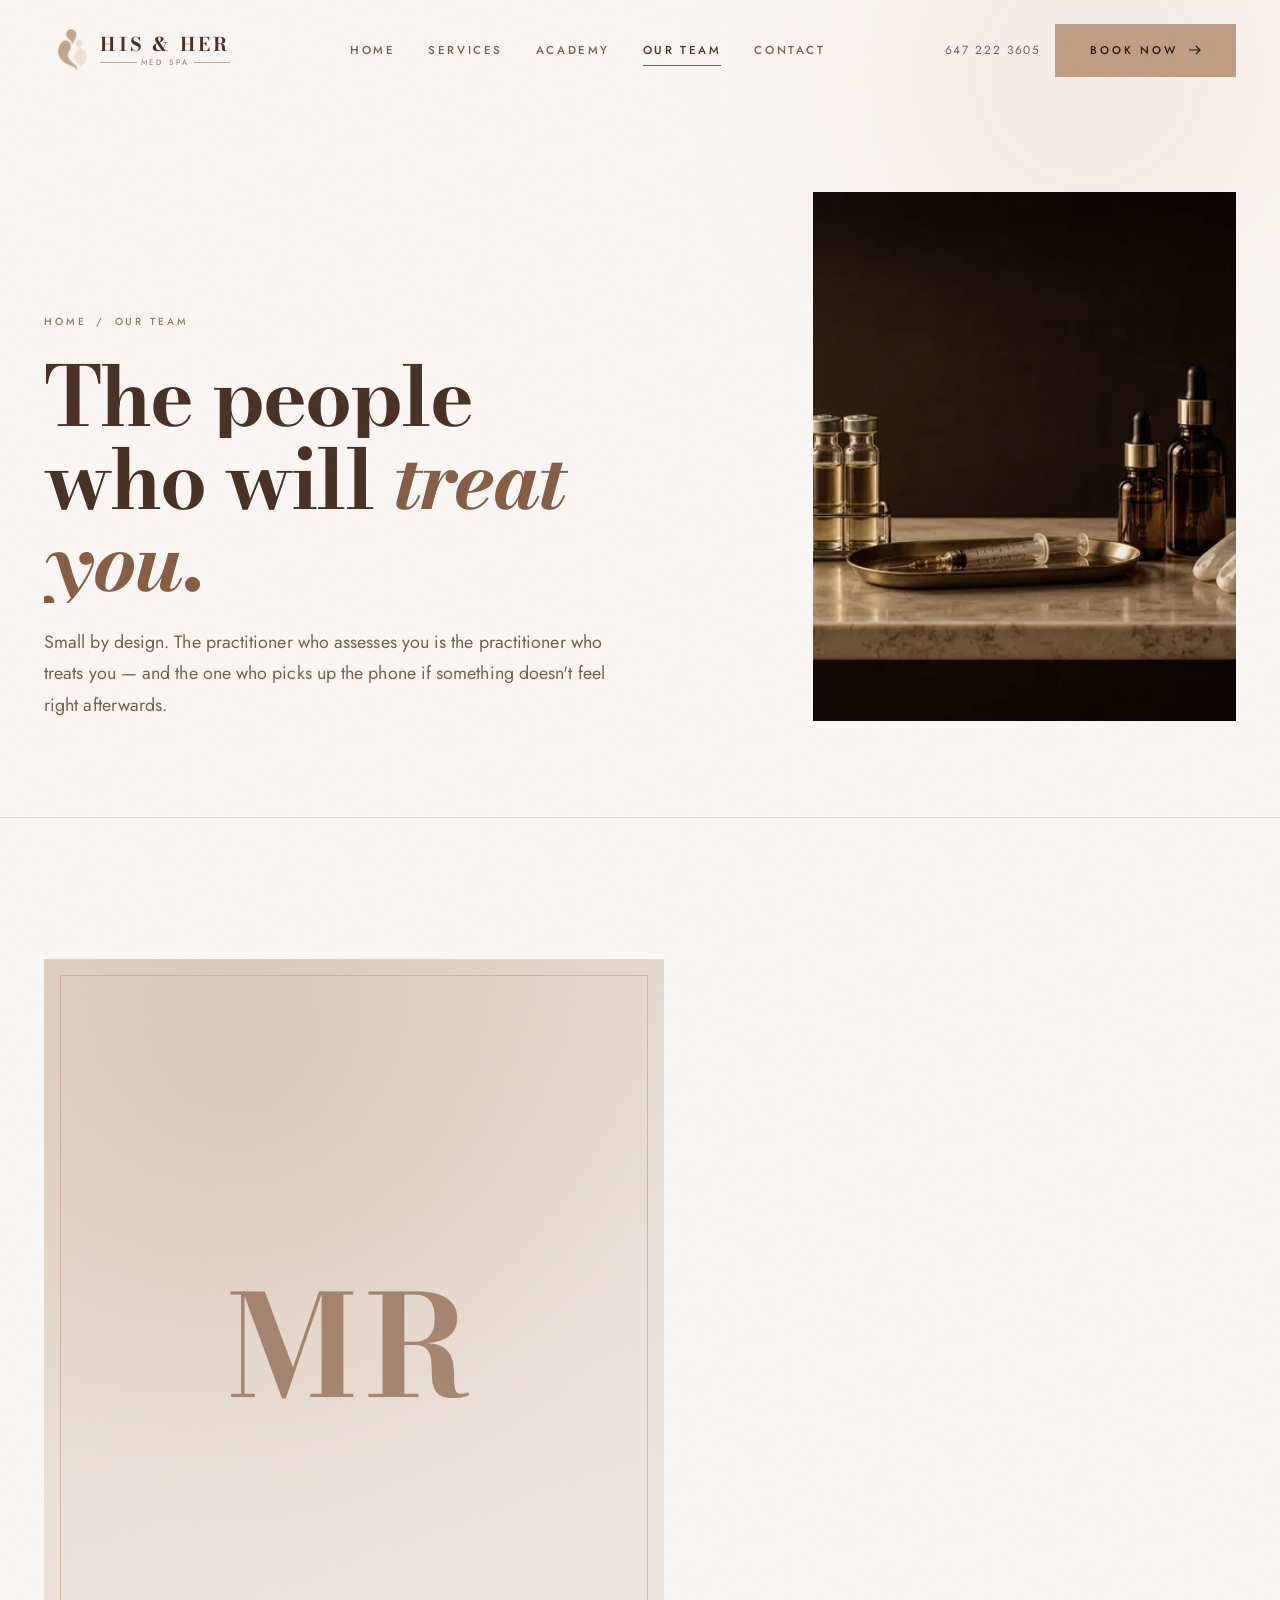
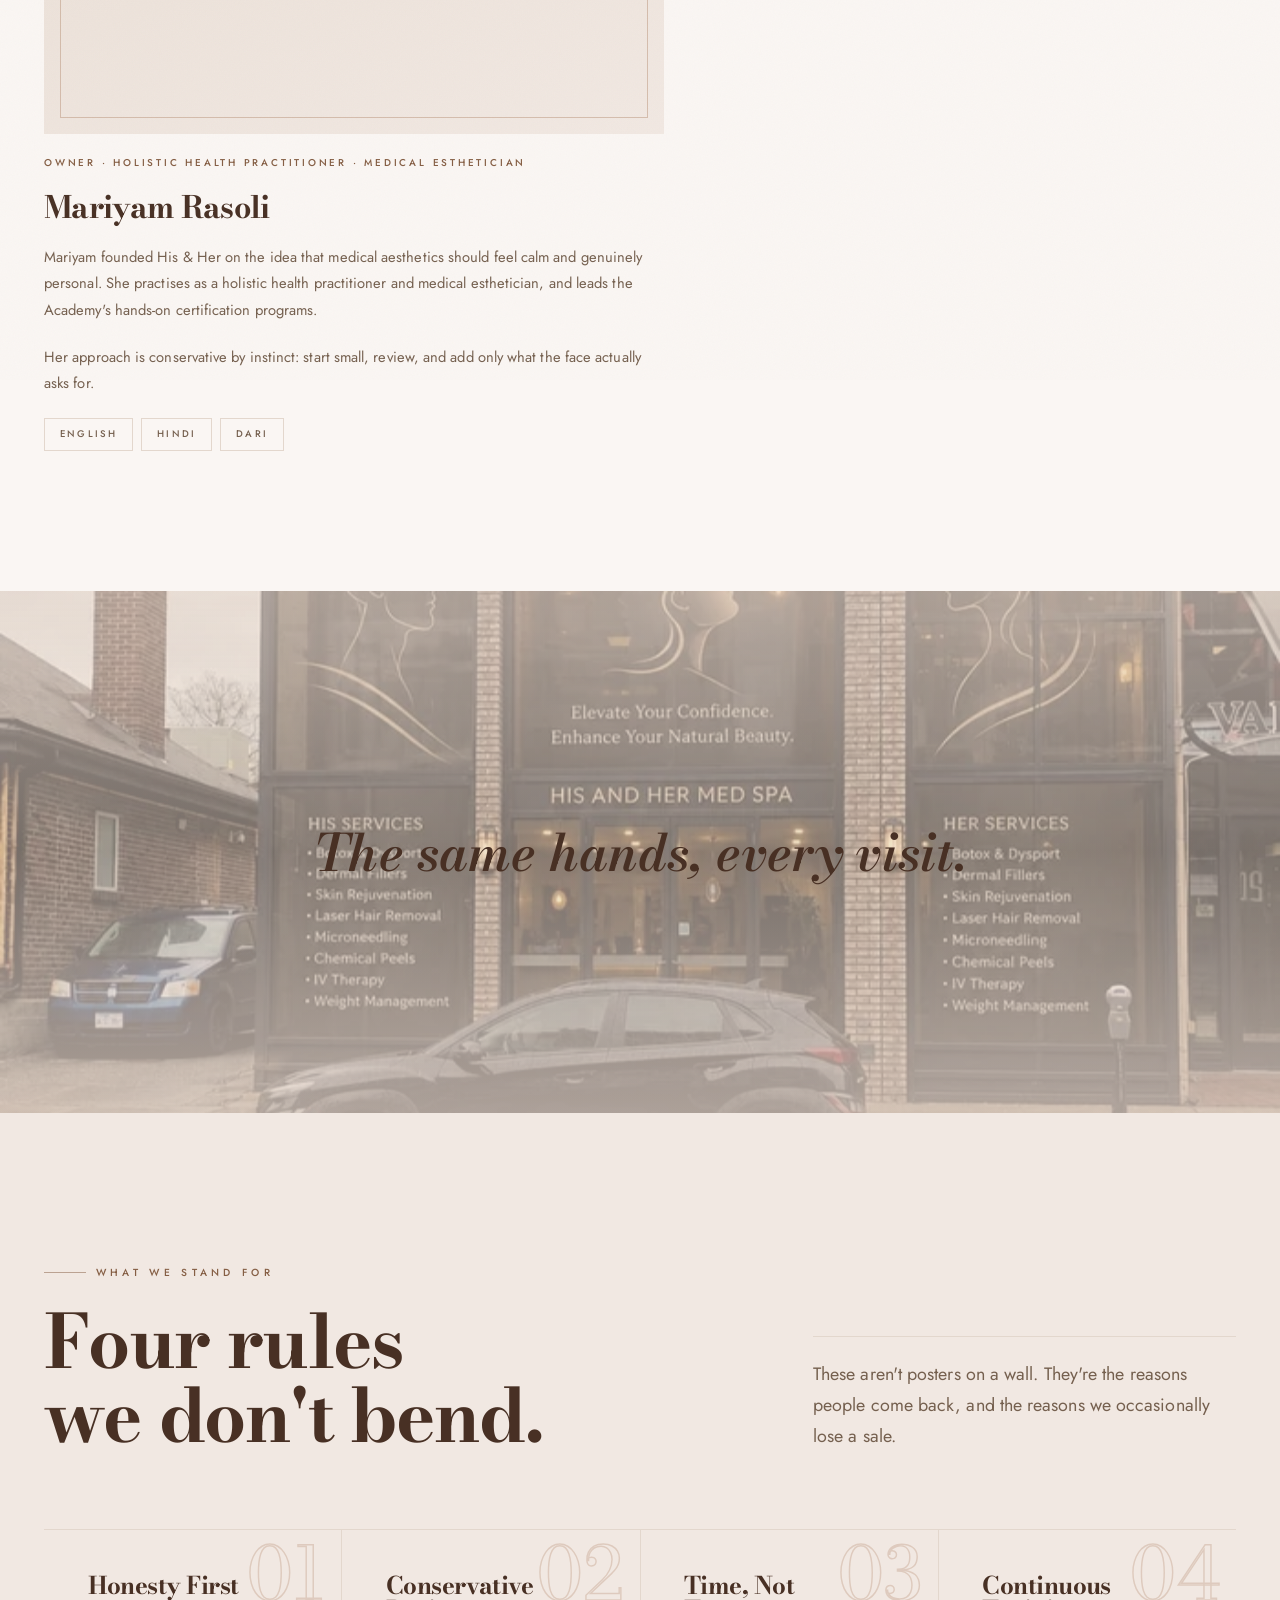
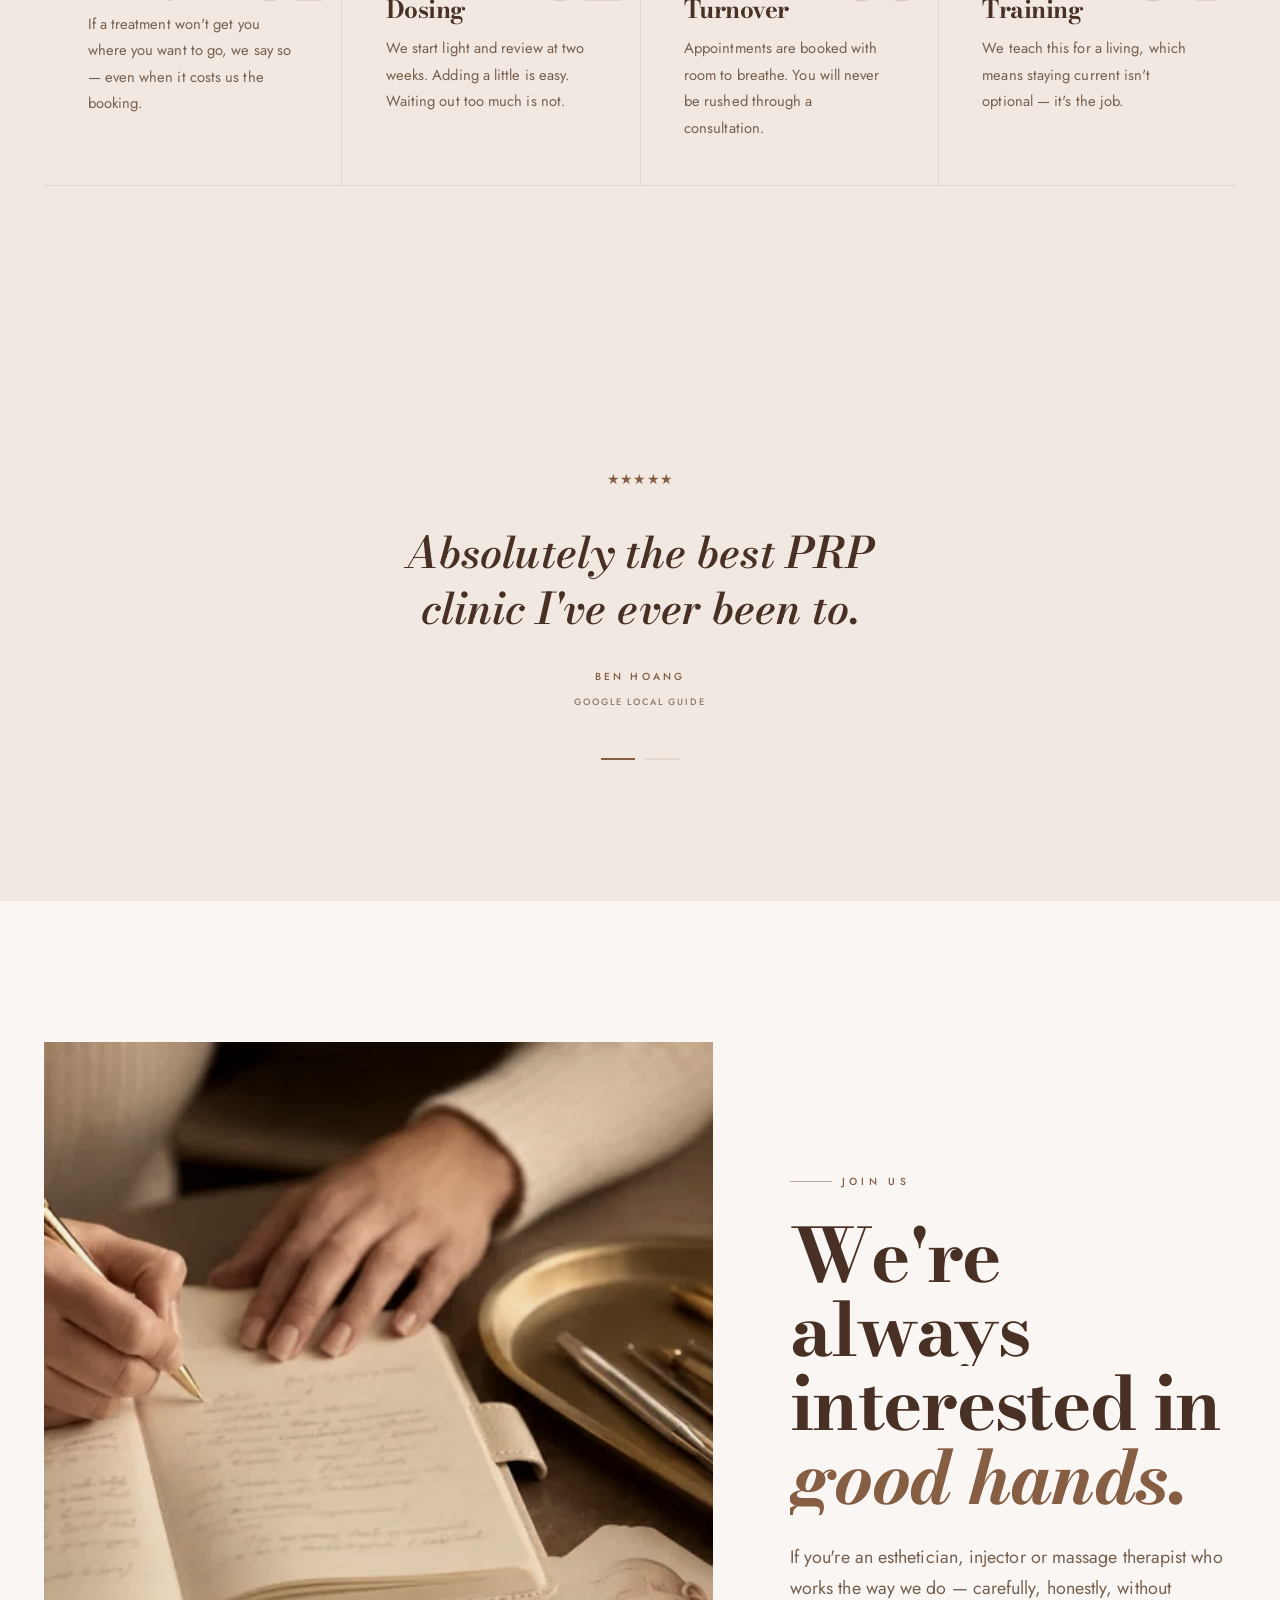
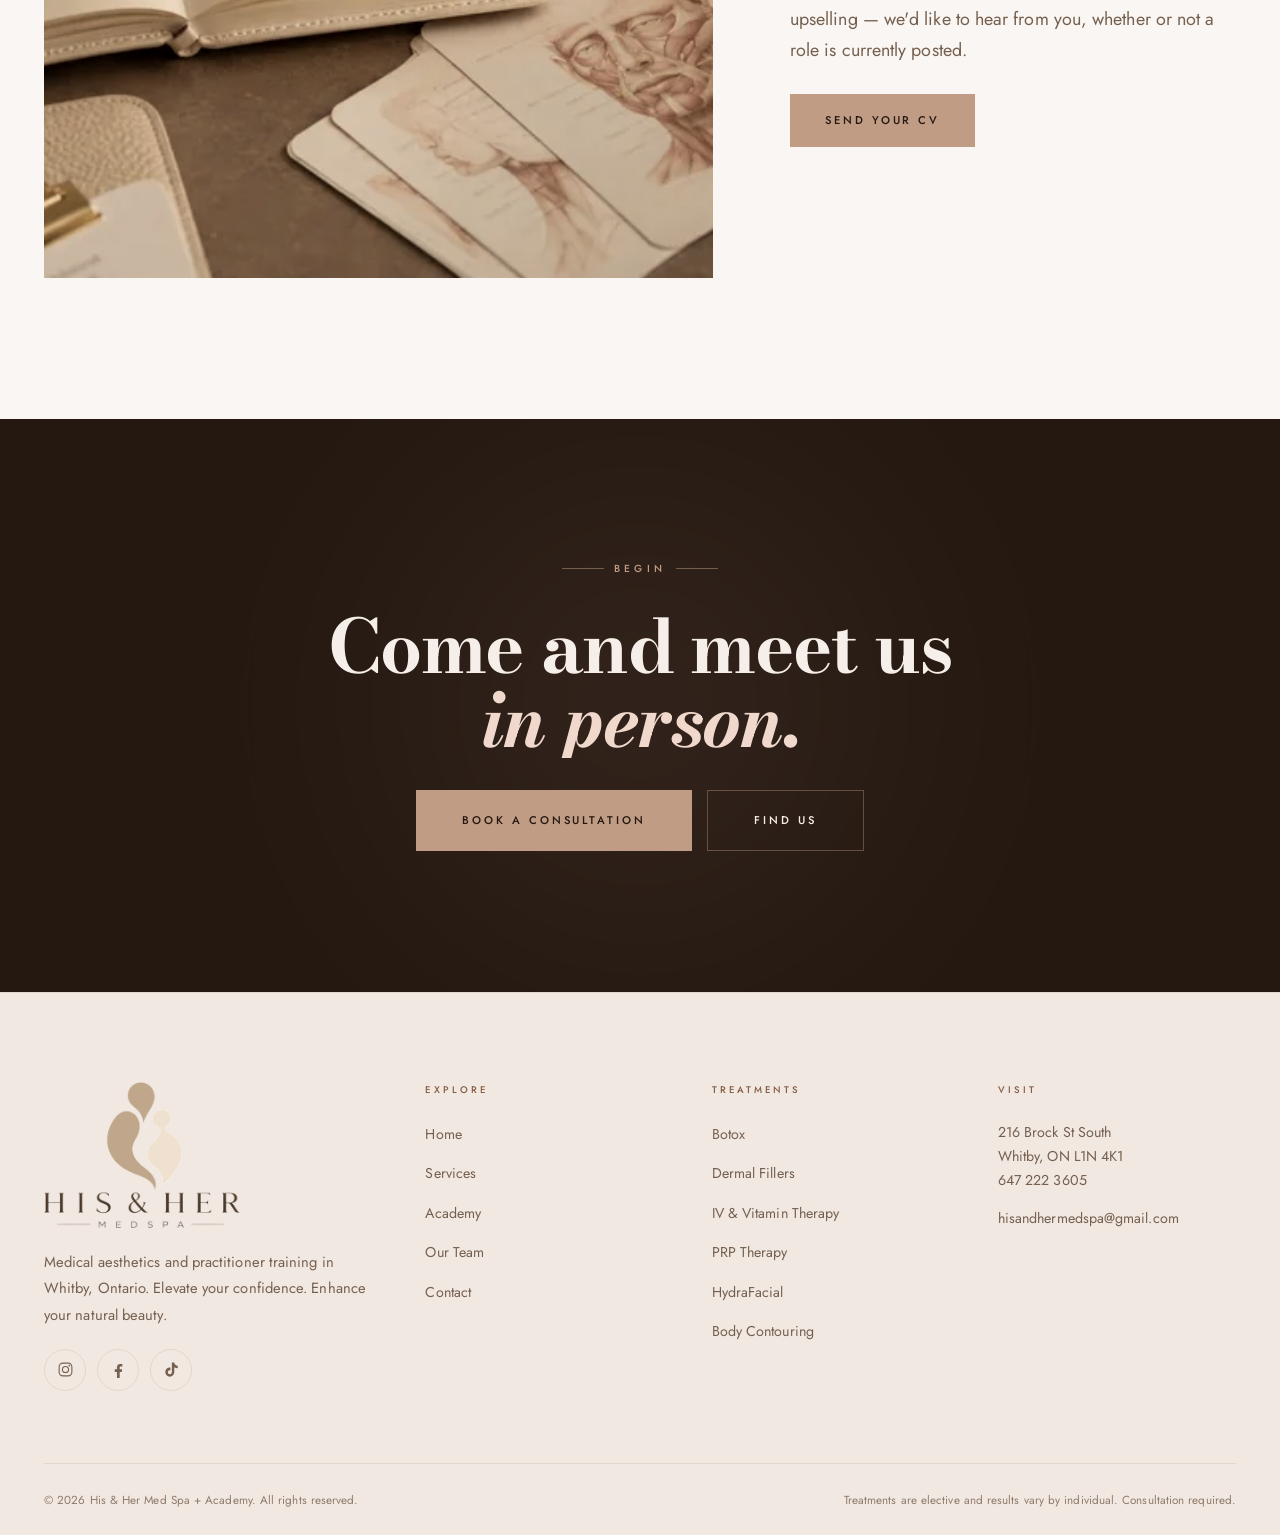
<file: team.html>
<!DOCTYPE html>
<html lang="en-CA">
<head>
<meta charset="utf-8">
<meta name="viewport" content="width=device-width, initial-scale=1">
<title>Our Team | His &amp; Her Med Spa + Academy</title>
<meta name="description" content="Meet Mariyam Rasoli, owner of His &amp; Her Med Spa — holistic health practitioner and medical esthetician in Whitby, Ontario.">
<meta name="theme-color" content="#FAF6F3">
<link rel="canonical" href="https://hisandhermedspa.ca/team.html">
<link rel="icon" href="assets/favicon.png" type="image/png">
<link rel="apple-touch-icon" href="assets/img/apple-touch-icon.png">

<meta property="og:type" content="website">
<meta property="og:title" content="Our Team | His &amp; Her Med Spa">
<meta property="og:description" content="The person who will actually be treating you.">
<meta property="og:image" content="assets/img/hero.jpg">

<link rel="preconnect" href="https://fonts.googleapis.com">
<link rel="preconnect" href="https://fonts.gstatic.com" crossorigin>
<link href="https://fonts.googleapis.com/css2?family=Bodoni+Moda:ital,opsz,wght@0,6..96,500;0,6..96,600;0,6..96,700;1,6..96,500;1,6..96,600&family=Jost:wght@300;400;500;600&display=swap" rel="stylesheet">
<link rel="stylesheet" href="assets/css/style.css">
</head>
<body>
<a class="skip" href="#main">Skip to content</a>
<!-- Photography grade: settles the source photos onto the logo's camel. Red is
     held, green eased back a touch and blue trimmed, which deepens the existing
     warmth toward the mark without pushing skin orange. Referenced from CSS as
     var(--duo) / var(--duo-soft). -->
<svg class="filter-defs" aria-hidden="true" focusable="false" width="0" height="0">
  <filter id="duo-warm" color-interpolation-filters="sRGB">
    <feColorMatrix type="matrix" values="1.02 0    0    0 0.004
                                         0    0.99 0    0 0
                                         0    0    0.93 0 0
                                         0    0    0    1 0"/>
  </filter>
</svg>
<div class="grain" aria-hidden="true"></div>
<div class="progress" aria-hidden="true"></div>
<div class="curtain" aria-hidden="true"><picture><source type="image/webp" srcset="assets/img/logo-lockup-220.webp 220w, assets/img/logo-lockup-440.webp 440w" sizes="110px"><img class="mark" src="assets/img/logo-lockup.png" alt="" width="440" height="327" decoding="async"></picture></div>

<header class="hdr">
  <div class="wrap hdr-in">
    <a class="logo" href="index.html" aria-label="His and Her Med Spa, home">
      <picture><source type="image/webp" srcset="assets/img/logo-mark-120.webp 120w, assets/img/logo-mark-240.webp 240w" sizes="30px"><img class="logo-mark" src="assets/img/logo-mark.png" alt="" width="240" height="344" decoding="async"></picture>
      <span class="logo-txt"><b>His &amp; Her</b><span>Med Spa</span></span>
    </a>
    <nav class="nav" aria-label="Primary">
      <a href="index.html">Home</a>
      <a href="services.html">Services</a>
      <a href="academy.html">Academy</a>
      <a href="team.html" aria-current="page">Our Team</a>
      <a href="contact.html">Contact</a>
    </nav>
    <div class="hdr-cta">
      <a class="hdr-tel" href="tel:6472223605">647 222 3605</a>
      <a class="btn" href="https://www.fresha.com/a/his-her-med-spa-academy-whitby-216-brock-street-south-iwclfoa1" target="_blank" rel="noopener" data-magnetic>
        Book Now
        <svg class="ar" width="12" height="10" viewBox="0 0 12 10" fill="none" aria-hidden="true"><path d="M7 1l4 4-4 4M11 5H0" stroke="currentColor" stroke-width="1.2"/></svg>
      </a>
      <button class="burger" aria-label="Open menu" aria-expanded="false" aria-controls="menu"><i></i><i></i><i></i></button>
    </div>
  </div>
</header>

<div class="menu" id="menu">
  <nav aria-label="Mobile">
    <ul class="menu-links">
      <li><a href="index.html"><span class="idx">01</span>Home</a></li>
      <li><a href="services.html"><span class="idx">02</span>Services</a></li>
      <li><a href="academy.html"><span class="idx">03</span>Academy</a></li>
      <li><a href="team.html"><span class="idx">04</span>Our Team</a></li>
      <li><a href="contact.html"><span class="idx">05</span>Contact</a></li>
    </ul>
  </nav>
  <div class="menu-foot">
    <a href="tel:6472223605">647 222 3605</a>
    <a href="mailto:hisandhermedspa@gmail.com">hisandhermedspa@gmail.com</a>
  </div>
</div>

<main id="main">

<!-- ============ PAGE HERO ============ -->
<section class="phero">
  <div class="glow"></div>
  <div class="wrap">
    <div class="phero-grid">
    <div class="phero-in">
      <nav class="crumbs" aria-label="Breadcrumb"><a href="index.html">Home</a><span>/</span><span>Our Team</span></nav>
      <h1 class="d1" data-mask>The people<br>who will <em>treat<br>you.</em></h1>
      <p class="lede" data-rv style="--d:.2s">
        Small by design. The practitioner who assesses you is the practitioner who treats you —
        and the one who picks up the phone if something doesn't feel right afterwards.
      </p>
    </div>
    <div class="phero-media imgbox">
      <picture><source type="image/webp" srcset="assets/img/service-break-700.webp 700w, assets/img/service-break-1400.webp 1400w" sizes="(min-width: 1000px) 50vw, 92vw"><img src="assets/img/service-break.jpg" alt="Medical aesthetics still life — serum vials, syringe and gold tray" loading="lazy" width="1400" height="933" decoding="async"></picture>
    </div>
    </div>
  </div>
</section>

<!-- ============ TEAM ============ -->
<section class="section">
  <div class="wrap">
    <div class="cards" style="gap:clamp(2.5rem,5vw,4rem);max-width:620px">

      <article class="person" data-rv style="background:none">
        <div class="person-portrait">
          <span class="person-monogram" aria-hidden="true">MR</span>
        </div>
        <p class="role">Owner · Holistic Health Practitioner · Medical Esthetician</p>
        <h3>Mariyam Rasoli</h3>
        <p class="body-sm">
          Mariyam founded His &amp; Her on the idea that medical aesthetics should feel calm and
          genuinely personal. She practises as a holistic health practitioner and medical
          esthetician, and leads the Academy's hands-on certification programs.
        </p>
        <p class="body-sm">
          Her approach is conservative by instinct: start small, review, and add only what the
          face actually asks for.
        </p>
        <div class="chips">
          <span class="chip">English</span>
          <span class="chip">Hindi</span>
          <span class="chip">Dari</span>
        </div>
      </article>


    </div>
  </div>
</section>

<!-- ============ PARALLAX BAND ============ -->
<div class="parallax-band" data-parallax>
  <picture><source type="image/webp" srcset="assets/img/contact-side-700.webp 700w, assets/img/contact-side-1086.webp 1086w" sizes="(min-width: 1000px) 50vw, 92vw"><img src="assets/img/contact-side.jpg" alt="" loading="lazy" aria-hidden="true" width="1086" height="1448" decoding="async"></picture>
  <div class="parallax-copy">
    <p data-rv="fade">The same hands, every visit.</p>
  </div>
</div>

<!-- ============ VALUES ============ -->
<section class="section on-linen">
  <div class="wrap">
    <div class="sec-head is-split">
      <div>
        <p class="eyebrow">What We Stand For</p>
        <h2 class="d2" data-mask style="margin-top:1.4rem">Four rules<br>we don't bend.</h2>
      </div>
      <p class="lede" data-rv>
        These aren't posters on a wall. They're the reasons people come back, and the reasons
        we occasionally lose a sale.
      </p>
    </div>
    <div class="ncards" data-stagger="0.08">
      <article class="ncard" data-rv>
        <span class="no">01</span><h3>Honesty First</h3>
        <p class="body-sm">If a treatment won't get you where you want to go, we say so — even when it costs us the booking.</p>
      </article>
      <article class="ncard" data-rv>
        <span class="no">02</span><h3>Conservative Dosing</h3>
        <p class="body-sm">We start light and review at two weeks. Adding a little is easy. Waiting out too much is not.</p>
      </article>
      <article class="ncard" data-rv>
        <span class="no">03</span><h3>Time, Not Turnover</h3>
        <p class="body-sm">Appointments are booked with room to breathe. You will never be rushed through a consultation.</p>
      </article>
      <article class="ncard" data-rv>
        <span class="no">04</span><h3>Continuous Training</h3>
        <p class="body-sm">We teach this for a living, which means staying current isn't optional — it's the job.</p>
      </article>
    </div>
  </div>
</section>

<!-- ============ TESTIMONIAL ============ -->
<section class="section on-linen">
  <div class="wrap wrap-narrow">
    <div class="quotes">
      <figure class="quote is-on">
        <span class="stars" aria-label="5 out of 5 stars">★★★★★</span>
        <blockquote>Absolutely the best PRP clinic I've ever been to.</blockquote>
        <cite>Ben Hoang<small>Google Local Guide</small></cite>
      </figure>
      <figure class="quote">
        <span class="stars" aria-label="5 out of 5 stars">★★★★★</span>
        <blockquote>They talked me out of a treatment I didn't need. That's why I keep coming back.</blockquote>
        <cite>Verified Client<small>Whitby</small></cite>
      </figure>
    </div>
    <div class="qnav">
      <button class="qdot is-on" aria-label="Testimonial 1"></button>
      <button class="qdot" aria-label="Testimonial 2"></button>
    </div>
  </div>
</section>

<!-- ============ CAREERS ============ -->
<section class="section">
  <div class="wrap">
    <div class="split is-wide-l">
      <div class="split-copy">
        <p class="eyebrow">Join Us</p>
        <h2 class="d2" data-mask>We're always<br>interested in<br><em class="italic gold-text">good hands.</em></h2>
        <p class="lede" data-rv>
          If you're an esthetician, injector or massage therapist who works the way we do —
          carefully, honestly, without upselling — we'd like to hear from you, whether or not
          a role is currently posted.
        </p>
        <div data-rv>
          <a class="btn" href="mailto:hisandhermedspa@gmail.com?subject=Careers%20enquiry">Send your CV</a>
        </div>
      </div>
      <div class="imgbox ratio-4-5 flip">
        <picture><source type="image/webp" srcset="assets/img/academy-training-700.webp 700w, assets/img/academy-training-1400.webp 1400w" sizes="(min-width: 1000px) 50vw, 92vw"><img src="assets/img/academy-training.jpg" alt="Practitioner training in the His &amp; Her studio" loading="lazy" width="1400" height="1050" decoding="async"></picture>
      </div>
    </div>
  </div>
</section>

<!-- ============ CTA ============ -->
<section class="section cta">
  <div class="glow"></div>
  <div class="wrap cta-in">
    <p class="eyebrow is-center">Begin</p>
    <h2 class="d2" data-mask>Come and meet us<br><em>in person.</em></h2>
    <div class="cta-btns" data-rv>
      <a class="btn btn-lg" href="https://www.fresha.com/a/his-her-med-spa-academy-whitby-216-brock-street-south-iwclfoa1" target="_blank" rel="noopener" data-magnetic>Book a Consultation</a>
      <a class="btn btn-ghost btn-lg" href="contact.html">Find Us</a>
    </div>
  </div>
</section>

</main>

<footer class="ftr">
  <div class="wrap">
    <div class="ftr-grid">
      <div class="ftr-brand">
        <a href="index.html" aria-label="His and Her Med Spa, home">
          <picture><source type="image/webp" srcset="assets/img/logo-lockup-220.webp 220w, assets/img/logo-lockup-440.webp 440w" sizes="(min-width: 1000px) 50vw, 92vw"><img class="ftr-lockup" src="assets/img/logo-lockup.png" alt="His &amp; Her Med Spa" width="440" height="327" decoding="async" loading="lazy"></picture>
        </a>
        <p class="body-sm">Medical aesthetics and practitioner training in Whitby, Ontario. Elevate your confidence. Enhance your natural beauty.</p>
        <div class="socials">
          <a class="social" href="https://www.instagram.com/hisandhermedspawhitby" target="_blank" rel="noopener" aria-label="Instagram"><svg width="17" height="17" viewBox="0 0 20 20" fill="none" aria-hidden="true"><rect x="2.5" y="2.5" width="15" height="15" rx="4.5" stroke="currentColor" stroke-width="1.3"/><circle cx="10" cy="10" r="3.6" stroke="currentColor" stroke-width="1.3"/><circle cx="14.6" cy="5.4" r="1" fill="currentColor"/></svg></a>
          <a class="social" href="https://www.facebook.com/share/1GpkdJ7ypN/" target="_blank" rel="noopener" aria-label="Facebook"><svg width="17" height="17" viewBox="0 0 20 20" fill="none" aria-hidden="true"><path d="M12.5 6.5h2V3.6c-.4-.05-1.3-.1-2.4-.1-2.3 0-3.9 1.4-3.9 4v2.2H5.6v3.2h2.6V20h3.2v-7.1h2.5l.4-3.2h-2.9V7.8c0-.9.25-1.3 1.1-1.3z" fill="currentColor"/></svg></a>
          <a class="social" href="https://www.tiktok.com/@hisandhermedspa" target="_blank" rel="noopener" aria-label="TikTok"><svg width="19" height="19" viewBox="0 0 24 24" fill="none" aria-hidden="true"><path d="M16.6 5.82A4.28 4.28 0 0 1 15.54 3h-3.09v12.4a2.59 2.59 0 1 1-2.6-2.58c.27 0 .53.04.78.12V9.66c-.26-.03-.52-.05-.78-.05-3.14 0-5.69 2.55-5.69 5.7S6.71 21 9.85 21s5.69-2.55 5.69-5.7V9.01a7.35 7.35 0 0 0 4.3 1.38V7.3a4.3 4.3 0 0 1-3.24-1.48z" fill="currentColor"/></svg></a>
        </div>
      </div>
      <div>
        <h4>Explore</h4>
        <ul class="ftr-links">
          <li><a href="index.html">Home</a></li><li><a href="services.html">Services</a></li>
          <li><a href="academy.html">Academy</a></li><li><a href="team.html">Our Team</a></li>
          <li><a href="contact.html">Contact</a></li>
        </ul>
      </div>
      <div>
        <h4>Treatments</h4>
        <ul class="ftr-links">
          <li><a href="services.html#botox">Botox</a></li>
          <li><a href="services.html#dermal-fillers">Dermal Fillers</a></li>
          <li><a href="services.html#iv-vitamin-therapy">IV &amp; Vitamin Therapy</a></li>
          <li><a href="services.html#prp-therapy">PRP Therapy</a></li>
          <li><a href="services.html#hydrafacial">HydraFacial</a></li>
          <li><a href="services.html#body-contouring">Body Contouring</a></li>
        </ul>
      </div>
      <div>
        <h4>Visit</h4>
        <ul class="ftr-links">
          <li><address>216 Brock St South<br>Whitby, ON L1N 4K1<br><a href="tel:6472223605">647 222 3605</a></address></li>
          <li><a href="mailto:hisandhermedspa@gmail.com">hisandhermedspa@gmail.com</a></li>
        </ul>
      </div>
    </div>
    <div class="ftr-bot">
      <span>© <span data-year>2026</span> His &amp; Her Med Spa + Academy. All rights reserved.</span>
      <span>Treatments are elective and results vary by individual. Consultation required.</span>
    </div>
  </div>
</footer>

<script src="assets/js/main.js"></script>
</body>
</html>
</file>
<file: assets/css/style.css>
/* ==========================================================================
   His & Her Med Spa + Academy
   Design system — "Camel & Porcelain": the logo's own palette, light-first.
   Display: Bodoni Moda   ·   Text: Jost
   ========================================================================== */

/* ---------- 1. Tokens ---------- */
:root {
  /* Ground — the warm off-white the logo sits on */
  --porcelain:  #FAF6F3;
  --linen:      #F1E8E2;
  --shell:      #E4D8CC;   /* logo — the pale shell in the mark */
  --line:       #E3D7CD;
  --line-soft:  rgb(var(--ink-rgb) / .10);

  /* Accent — sampled straight from the logo artwork */
  --camel:      #C09C84;   /* logo — the "his" figure          */
  --camel-lt:   #F0D8CC;   /* logo — the "her" figure          */
  --camel-dk:   #855E44;   /* links/labels, dark enough for AA */

  /* Dark (used sparingly) — deepened from the wordmark */
  --espresso:   #241811;
  --espresso-2: #31221A;
  --ink:        #483024;   /* logo — the wordmark brown        */

  /* Text */
  --tx:         #483024;
  --tx-mid:     #75604F;
  --tx-soft:    #8F7B6B;
  --tx-inv:     #F6EFE9;
  --tx-inv-2:   rgb(var(--inv-rgb) / .62);

  /* Channel copies — these are what the rgb(... / alpha) calls consume.
     Change a colour above and change its twin here to match. */
  --bg-rgb:     250 246 243;   /* porcelain */
  --ink-rgb:    72 48 36;      /* ink       */
  --accent-rgb: 192 156 132;   /* camel     */
  --inv-rgb:    246 239 233;   /* cream     */

  /* Photography — #duo-warm is the colour matrix defined inline in each page.
     It settles the photos onto the logo's camel without pushing skin orange.
     Note these lists contain url(), so CSS cannot interpolate them: never put
     --duo on a transition. Hover motion lives on the tint overlay's opacity. */
  --duo:        url(#duo-warm) saturate(.7) contrast(1.05) brightness(1.03);
  --duo-soft:   url(#duo-warm) saturate(.85) contrast(1.04) brightness(1.02);

  /* Type */
  --display: "Bodoni Moda", "Didot", "Times New Roman", serif;
  --sans:    "Jost", -apple-system, BlinkMacSystemFont, "Segoe UI", sans-serif;

  /* Space */
  --gut: clamp(1.25rem, 4vw, 2.75rem);
  --sec: clamp(5rem, 11vw, 10.5rem);
  --max: 1480px;

  /* Motion */
  --ease:    cubic-bezier(.22, 1, .36, 1);
  --ease-io: cubic-bezier(.65, 0, .35, 1);
}

*, *::before, *::after { box-sizing: border-box; }

html { -webkit-text-size-adjust: 100%; scroll-behavior: smooth; }

body {
  margin: 0;
  background: var(--porcelain);
  color: var(--tx);
  font-family: var(--sans);
  font-weight: 400;
  font-size: 16px;
  line-height: 1.72;
  letter-spacing: .005em;
  -webkit-font-smoothing: antialiased;
  -moz-osx-font-smoothing: grayscale;
  overflow-x: hidden;

  /* Bodoni Moda is optical-size aware: at display sizes its "display" master
     thins the hairlines to near-invisible. Pin a text-weight optical size so
     the thin strokes stay solid at every scale. Inherited by all descendants;
     Jost has no opsz axis, so it simply ignores this. */
  font-optical-sizing: none;
  font-variation-settings: "opsz" 10;
}
body.is-locked { overflow: hidden; }

img, svg, video { display: block; max-width: 100%; }
/* <picture> only exists to offer the WebP sources — it must not become a box of
   its own, or every `.imgbox img` style would be measuring the wrapper instead. */
picture { display: contents; }
/* the inline colour-matrix defs — present for filter refs, never for layout */
.filter-defs { position: absolute; width: 0; height: 0; overflow: hidden; }
a { color: inherit; text-decoration: none; }
button { font: inherit; color: inherit; background: none; border: 0; cursor: pointer; }
ul, ol { margin: 0; padding: 0; list-style: none; }
h1, h2, h3, h4, p, figure, blockquote { margin: 0; }

::selection { background: var(--camel); color: var(--espresso); }

:focus-visible {
  outline: 2px solid var(--camel-dk);
  outline-offset: 3px;
  border-radius: 1px;
}

/* ---------- 2. Typography ---------- */
.display, h1, h2, h3 {
  font-family: var(--display);
  font-weight: 700;
  line-height: 1.0;
  letter-spacing: -.022em;
  text-wrap: balance;
}

.d1 { font-size: clamp(2.6rem, min(6.6vw, 9.2vh), 6.2rem); }
.d2 { font-size: clamp(2.4rem, 5.8vw, 5rem); }
.d3 { font-size: clamp(1.85rem, 3.4vw, 2.9rem); line-height: 1.06; }
.d4 { font-size: clamp(1.35rem, 2.1vw, 1.8rem); line-height: 1.16; }

.italic { font-style: italic; }
.gold-text { color: var(--camel-dk); }
.on-dark .gold-text, .cta .gold-text { color: var(--camel-lt); }

/* Eyebrow — editorial rail label */
.eyebrow {
  font-family: var(--sans);
  font-size: .64rem;
  font-weight: 500;
  letter-spacing: .42em;
  text-transform: uppercase;
  color: var(--camel-dk);
  display: inline-flex;
  align-items: center;
  gap: 1em;
}
.eyebrow::before {
  content: "";
  width: 2.6rem;
  height: 1px;
  background: currentColor;
  opacity: .5;
}
.eyebrow.is-center::after {
  content: "";
  width: 2.6rem;
  height: 1px;
  background: currentColor;
  opacity: .5;
}
.on-dark .eyebrow, .cta .eyebrow { color: var(--camel); }

.lede {
  font-size: clamp(1.02rem, 1.4vw, 1.2rem);
  line-height: 1.74;
  color: var(--tx-mid);
  font-weight: 400;
  max-width: 56ch;
  text-wrap: pretty;
}
.on-dark .lede, .cta .lede { color: var(--tx-inv-2); }

.body-sm { font-size: .92rem; line-height: 1.8; color: var(--tx-mid); }
.on-dark .body-sm, .cta .body-sm { color: var(--tx-inv-2); }

.mono {
  font-size: .66rem;
  letter-spacing: .3em;
  text-transform: uppercase;
  font-weight: 500;
  color: var(--tx-soft);
}

/* ---------- 3. Layout ---------- */
.wrap {
  width: 100%;
  max-width: var(--max);
  margin-inline: auto;
  padding-inline: var(--gut);
}
.wrap-narrow { max-width: 940px; }

.section { padding-block: var(--sec); position: relative; }
.section-sm { padding-block: clamp(3.5rem, 7vw, 6.5rem); }

.on-linen, .on-cream { background: var(--linen); }
.on-dark { background: var(--espresso); color: var(--tx-inv); }

/* Section head — asymmetric editorial split */
.sec-head { display: grid; gap: 1.5rem; margin-bottom: clamp(3rem, 6vw, 5.5rem); }
.sec-head.is-center { justify-items: center; text-align: center; }
@media (min-width: 940px) {
  .sec-head.is-split {
    grid-template-columns: minmax(0, 1.25fr) minmax(0, .75fr);
    gap: clamp(2rem, 5vw, 4.5rem);
    align-items: end;
  }
  .sec-head.is-split > :last-child {
    padding-top: 1.4rem;
    border-top: 1px solid var(--line);
  }
}

.rule { height: 1px; background: var(--line); border: 0; margin: 0; }
.on-dark .rule { background: rgb(var(--inv-rgb) / .16); }

/* ---------- 4. Grain ---------- */
.grain {
  position: fixed;
  inset: -120%;
  z-index: 9998;
  pointer-events: none;
  opacity: .028;
  background-image: url("data:image/svg+xml,%3Csvg xmlns='http://www.w3.org/2000/svg' width='200' height='200'%3E%3Cfilter id='n'%3E%3CfeTurbulence type='fractalNoise' baseFrequency='.85' numOctaves='3'/%3E%3C/filter%3E%3Crect width='100%25' height='100%25' filter='url(%23n)'/%3E%3C/svg%3E");
  animation: grainshift 7s steps(6) infinite;
}
@keyframes grainshift {
  0%   { transform: translate(0, 0); }
  25%  { transform: translate(-4%, 3%); }
  50%  { transform: translate(3%, -4%); }
  75%  { transform: translate(-3%, -2%); }
  100% { transform: translate(0, 0); }
}

.glow {
  position: absolute;
  border-radius: 50%;
  filter: blur(100px);
  pointer-events: none;
  opacity: .5;
  background: radial-gradient(circle, rgb(var(--accent-rgb) / .30), transparent 68%);
}

/* ---------- 5. Cursor ---------- */
.cursor {
  position: fixed;
  top: 0; left: 0;
  width: 38px; height: 38px;
  border: 1px solid var(--camel-dk);
  border-radius: 50%;
  pointer-events: none;
  z-index: 9999;
  transform: translate(-50%, -50%);
  transition: width .4s var(--ease), height .4s var(--ease),
              background-color .4s var(--ease), opacity .3s, border-color .4s;
  opacity: 0;
}
.cursor.is-on { opacity: .85; }
.cursor.is-hover {
  width: 78px; height: 78px;
  background: rgb(var(--accent-rgb) / .18);
  border-color: var(--camel);
}
.cursor-dot {
  position: fixed;
  top: 0; left: 0;
  width: 5px; height: 5px;
  background: var(--camel-dk);
  border-radius: 50%;
  pointer-events: none;
  z-index: 9999;
  transform: translate(-50%, -50%);
  opacity: 0;
}
.cursor-dot.is-on { opacity: 1; }
@media (hover: none), (pointer: coarse) {
  .cursor, .cursor-dot { display: none !important; }
}

/* ---------- 6. Scroll progress ---------- */
.progress {
  position: fixed;
  top: 0; left: 0;
  height: 2px;
  width: 100%;
  transform: scaleX(0);
  transform-origin: 0 50%;
  background: linear-gradient(90deg, var(--camel-dk), var(--camel-lt));
  z-index: 900;
}

/* ---------- 7. Page curtain — horizontal wipe ---------- */
.curtain {
  position: fixed;
  inset: 0;
  z-index: 9990;
  background: var(--linen);
  clip-path: inset(0 0 0 100%);
  pointer-events: none;
  display: grid;
  place-items: center;
}
.curtain.is-in {
  clip-path: inset(0 0 0 0);
  transition: clip-path .62s var(--ease-io);
}
.curtain.is-out {
  clip-path: inset(0 100% 0 0);
  transition: clip-path .62s var(--ease-io);
}
.curtain .mark {
  height: clamp(52px, 8vw, 76px);
  width: auto;
  opacity: 0;
  transform: translateX(14px);
  transition: opacity .35s, transform .55s var(--ease);
}
.curtain.is-in .mark { opacity: 1; transform: translateX(0); }

/* ---------- 8. Header — light ---------- */
.hdr {
  position: fixed;
  top: 0; left: 0; right: 0;
  z-index: 800;
  padding-block: clamp(1rem, 2vw, 1.5rem);
  border-bottom: 1px solid transparent;
  transform: translateY(0);
  transition: background-color .5s var(--ease), backdrop-filter .5s,
              padding .5s var(--ease), border-color .5s,
              transform .45s var(--ease-io);
}
.hdr-in {
  display: flex;
  align-items: center;
  justify-content: space-between;
  gap: 2rem;
}
.hdr.is-stuck {
  background: rgb(var(--bg-rgb) / .86);
  backdrop-filter: blur(18px) saturate(150%);
  -webkit-backdrop-filter: blur(18px) saturate(150%);
  border-bottom-color: var(--line);
  padding-block: .7rem;
}
.hdr.is-hidden { transform: translateY(-102%); }

.logo { display: flex; align-items: center; gap: .85rem; }
.logo-mark {
  width: auto;
  height: 42px;
  flex: none;
  transition: transform .55s var(--ease);
}
.logo:hover .logo-mark { transform: translateY(-2px) scale(1.04); }
.logo-txt { line-height: 1.2; color: var(--ink); }
.logo-txt b {
  display: block;
  font-family: var(--display);
  font-weight: 700;
  font-size: 1.18rem;
  letter-spacing: .17em;
  text-transform: uppercase;
  white-space: nowrap;
}
.logo-txt span {
  display: flex;
  align-items: center;
  gap: .45em;
  margin-top: .2em;
  font-size: .49rem;
  letter-spacing: .38em;
  text-transform: uppercase;
  color: var(--tx-soft);
}
.logo-txt span::before, .logo-txt span::after {
  content: "";
  flex: 1;
  height: 1px;
  background: currentColor;
  opacity: .6;
}

.nav { display: none; align-items: center; gap: clamp(1.4rem, 2.6vw, 2.7rem); }
@media (min-width: 1000px) { .nav { display: flex; } }
.nav a {
  position: relative;
  font-size: .72rem;
  letter-spacing: .22em;
  text-transform: uppercase;
  font-weight: 500;
  color: var(--tx-mid);
  padding-block: .35rem;
  transition: color .35s;
}
.nav a::after {
  content: "";
  position: absolute;
  left: 0; bottom: 0;
  width: 100%; height: 1px;
  background: var(--camel-dk);
  transform: scaleX(0);
  transform-origin: 100% 50%;
  transition: transform .45s var(--ease);
}
.nav a:hover, .nav a[aria-current="page"] { color: var(--ink); }
.nav a:hover::after, .nav a[aria-current="page"]::after {
  transform: scaleX(1);
  transform-origin: 0 50%;
}

.hdr-cta { display: flex; align-items: center; gap: .9rem; }
.hdr-tel {
  display: none;
  font-size: .74rem;
  letter-spacing: .14em;
  color: var(--tx-mid);
}
@media (min-width: 1180px) { .hdr-tel { display: block; } }

.burger {
  width: 46px; height: 46px;
  display: grid;
  place-items: center;
  gap: 5px;
  border: 1px solid var(--line);
  border-radius: 50%;
  align-content: center;
  background: rgb(var(--bg-rgb) / .6);
}
@media (min-width: 1000px) { .burger { display: none; } }
.burger i {
  display: block;
  width: 17px; height: 1px;
  background: var(--ink);
  transition: transform .4s var(--ease), opacity .3s, background-color .3s;
}
.burger.is-open i { background: var(--tx-inv); }
.burger.is-open i:nth-child(1) { transform: translateY(3px) rotate(45deg); }
.burger.is-open i:nth-child(2) { opacity: 0; }
.burger.is-open i:nth-child(3) { transform: translateY(-3px) rotate(-45deg); }

/* Mobile menu — onyx panel */
.menu {
  position: fixed;
  inset: 0;
  z-index: 790;
  background: var(--espresso);
  padding: clamp(6rem, 16vw, 8rem) var(--gut) 3rem;
  display: grid;
  align-content: space-between;
  clip-path: inset(0 0 0 100%);
  transition: clip-path .78s var(--ease-io);
  overflow-y: auto;
}
.menu.is-open { clip-path: inset(0 0 0 0); }
.menu-links { display: grid; gap: .1rem; }
.menu-links li { overflow: hidden; }
.menu-links a {
  display: block;
  font-family: var(--display);
  font-weight: 700;
  font-size: clamp(2.2rem, 11vw, 3.7rem);
  line-height: 1.28;
  color: var(--tx-inv);
  transform: translateY(105%);
  transition: transform .7s var(--ease), color .3s;
}
.menu.is-open .menu-links a { transform: translateY(0); }
.menu.is-open .menu-links li:nth-child(1) a { transition-delay: .10s; }
.menu.is-open .menu-links li:nth-child(2) a { transition-delay: .16s; }
.menu.is-open .menu-links li:nth-child(3) a { transition-delay: .22s; }
.menu.is-open .menu-links li:nth-child(4) a { transition-delay: .28s; }
.menu.is-open .menu-links li:nth-child(5) a { transition-delay: .34s; }
.menu-links a:hover { color: var(--camel); }
.menu-links a .idx {
  font-family: var(--sans);
  font-size: .56rem;
  letter-spacing: .26em;
  color: var(--camel);
  vertical-align: super;
  margin-right: .8rem;
}
.menu-foot {
  display: grid;
  gap: 1.1rem;
  padding-top: 2.4rem;
  border-top: 1px solid rgb(var(--inv-rgb) / .12);
  margin-top: 2.4rem;
}
.menu-foot a { color: var(--tx-inv-2); font-size: .9rem; }
.menu-foot a:hover { color: var(--camel); }

/* ---------- 9. Buttons — sweep from left ---------- */
.btn {
  --bg: var(--camel);
  --fg: var(--espresso);
  --sweep: var(--ink);
  position: relative;
  display: inline-flex;
  align-items: center;
  justify-content: center;
  gap: .7rem;
  padding: 1.05rem 2.2rem;
  font-size: .7rem;
  font-weight: 500;
  letter-spacing: .26em;
  text-transform: uppercase;
  color: var(--fg);
  background: var(--bg);
  border-radius: 0;
  overflow: hidden;
  isolation: isolate;
  white-space: nowrap;
  transition: color .45s var(--ease), transform .4s var(--ease);
  will-change: transform;
}
.btn::before {
  content: "";
  position: absolute;
  inset: 0;
  z-index: -1;
  background: var(--sweep);
  transform: translateX(-101%);
  transition: transform .55s var(--ease);
}
.btn:hover { color: var(--tx-inv); }
.btn:hover::before { transform: translateX(0); }
.btn .ar { transition: transform .45s var(--ease); }
.btn:hover .ar { transform: translateX(5px); }

.btn-ghost {
  --bg: transparent;
  --fg: var(--ink);
  --sweep: var(--ink);
  border: 1px solid var(--line);
}
.btn-ghost:hover { color: var(--tx-inv); border-color: var(--ink); }

.on-dark .btn-ghost,
.cta .btn-ghost {
  --fg: var(--tx-inv);
  --sweep: var(--camel);
  border-color: rgb(var(--accent-rgb) / .4);
}
.on-dark .btn-ghost:hover,
.cta .btn-ghost:hover { color: var(--espresso); border-color: var(--camel); }

.btn-lg { padding: 1.25rem 2.9rem; }

.tlink {
  display: inline-flex;
  align-items: center;
  gap: .6rem;
  font-size: .7rem;
  font-weight: 500;
  letter-spacing: .26em;
  text-transform: uppercase;
  color: var(--camel-dk);
  padding-bottom: .4rem;
  border-bottom: 1px solid var(--line);
  transition: color .35s, border-color .35s, gap .35s var(--ease);
}
.tlink:hover { color: var(--ink); border-color: currentColor; gap: 1.1rem; }
.on-dark .tlink { color: var(--camel); border-color: rgb(var(--accent-rgb) / .35); }
.on-dark .tlink:hover { color: var(--tx-inv); }

/* ---------- 10. Reveal — blur-rise ---------- */
[data-rv] {
  opacity: 0;
  transform: translateY(20px);
  filter: blur(5px);
  transition: opacity .95s var(--ease), transform .95s var(--ease), filter .95s var(--ease);
  transition-delay: var(--d, 0s);
}
[data-rv].in { opacity: 1; transform: none; filter: blur(0); }

[data-rv="fade"] { transform: none; }

[data-rv="clip"] {
  opacity: 1;
  transform: none;
  filter: none;
  clip-path: inset(0 100% 0 0);
  transition: clip-path 1.2s var(--ease);
}
[data-rv="clip"].in { clip-path: inset(0 0 0 0); }

[data-rv="line"] {
  opacity: 1;
  filter: none;
  transform: scaleX(0);
  transform-origin: 0 50%;
  transition: transform 1.3s var(--ease);
}
[data-rv="line"].in { transform: scaleX(1); }

/* Masked line-by-line headline */
.mask-line { display: block; overflow: hidden; }
.mask-line > span {
  display: block;
  transform: translateY(105%);
  transition: transform 1.1s var(--ease);
  transition-delay: var(--d, 0s);
}
.mask.in .mask-line > span { transform: translateY(0); }

/* ---------- 11. Images — duotone + offset frame ---------- */
.imgbox {
  position: relative;
  overflow: hidden;
  background: var(--shell);
}
.imgbox img {
  width: 100%; height: 100%;
  object-fit: cover;
  transform: scale(1.1);
  filter: var(--duo);
  transition: transform 1.5s var(--ease);
}
.imgbox.in img { transform: scale(1); }
.imgbox::before {
  content: "";
  position: absolute;
  inset: 0;
  z-index: 1;
  pointer-events: none;
  background: linear-gradient(180deg, rgb(var(--accent-rgb) / .16), rgb(var(--ink-rgb) / .11));
  mix-blend-mode: multiply;
  transition: opacity 1.1s var(--ease);
}
.imgbox:hover::before { opacity: .15; }
.imgbox::after {
  content: "";
  position: absolute;
  inset: 0;
  z-index: 2;
  background: var(--porcelain);
  transform-origin: 100% 50%;
  transition: transform 1.05s var(--ease-io);
}
.imgbox.in::after { transform: scaleX(0); }
.on-dark .imgbox::after { background: var(--espresso); }

/* offset hairline frame */
.framed { position: relative; }
.framed::after {
  content: "";
  position: absolute;
  z-index: -1;
  inset: 1.6rem -1.6rem -1.6rem 1.6rem;
  border: 1px solid var(--camel);
  opacity: .5;
  pointer-events: none;
}
@media (max-width: 700px) { .framed::after { inset: 1rem -1rem -1rem 1rem; } }

.ratio-4-5  { aspect-ratio: 4 / 5; }
.ratio-3-4  { aspect-ratio: 3 / 4; }
.ratio-1-1  { aspect-ratio: 1 / 1; }
.ratio-3-2  { aspect-ratio: 3 / 2; }
.ratio-16-9 { aspect-ratio: 16 / 9; }

/* ---------- 12. Hero — split editorial panel ---------- */
.hero {
  position: relative;
  min-height: 100svh;
  display: grid;
  background: var(--porcelain);
  align-items: end;
}
@media (min-width: 1000px) {
  .hero { grid-template-columns: minmax(0, 1fr) minmax(0, .78fr); align-items: stretch; }
}

.hero-in {
  position: relative;
  z-index: 2;
  width: 100%;
  padding-top: clamp(7rem, 12vw, 9rem);
  padding-bottom: clamp(2.5rem, 5vw, 4rem);
  padding-left: max(var(--gut), calc((100vw - var(--max)) / 2 + var(--gut)));
  padding-right: var(--gut);
  display: flex;
  flex-direction: column;
  justify-content: flex-end;
}
.hero h1 { color: var(--ink); }
.hero h1 em { font-style: italic; color: var(--camel-dk); }

.hero-grid { display: grid; gap: clamp(1.05rem, 1.9vw, 1.5rem); justify-items: start; }
.hero-grid > h1 { margin-block: .25rem .35rem; }
.hero-side { display: grid; gap: 1.25rem; justify-items: start; width: 100%; }
.hero-side .rule { width: min(44ch, 100%); align-self: stretch; }
.hero-side .lede { max-width: 44ch; }
.hero-side .gbadge { margin-top: .2rem; }

.hero-media {
  position: relative;
  overflow: hidden;
  background: var(--shell);
  min-height: 46svh;
}
@media (min-width: 1000px) {
  /* clear the header band so nav text stays on the light ground */
  .hero-media { margin-left: clamp(1.5rem, 3vw, 3rem); margin-top: clamp(4.75rem, 7vw, 6.25rem); }
}
.hero-media img {
  width: 100%; height: 100%;
  object-fit: cover;
  filter: var(--duo-soft);
  animation: kenburns 24s var(--ease) forwards;
}
@keyframes kenburns {
  from { transform: scale(1.12); }
  to   { transform: scale(1) translate(0, -1%); }
}
.hero-media::after {
  content: "";
  position: absolute;
  inset: 0;
  background: linear-gradient(200deg, rgb(var(--accent-rgb) / .14), rgb(var(--ink-rgb) / .10));
  mix-blend-mode: multiply;
}

.hero-cue {
  position: absolute;
  right: clamp(1.5rem, 3vw, 2.6rem);
  bottom: clamp(1.5rem, 3vw, 2.4rem);
  z-index: 3;
  color: rgb(var(--inv-rgb) / .62);
  display: grid;
  justify-items: center;
  gap: .7rem;
  font-size: .56rem;
  letter-spacing: .38em;
  text-transform: uppercase;
}
.hero-cue i {
  display: block;
  width: 1px; height: 44px;
  background: linear-gradient(180deg, var(--camel-lt), transparent);
  animation: cue 2.4s var(--ease-io) infinite;
}
@keyframes cue {
  0%, 100% { transform: scaleY(.35); transform-origin: 50% 0; opacity: .4; }
  50%      { transform: scaleY(1);   transform-origin: 50% 0; opacity: 1; }
}
@media (max-width: 999px) { .hero-cue { display: none; } }

/* Page hero (inner pages) — light */
.phero {
  position: relative;
  background: var(--porcelain);
  padding-top: clamp(8.5rem, 16vw, 12rem);
  padding-bottom: clamp(3.5rem, 8vw, 6rem);
  overflow: hidden;
  border-bottom: 1px solid var(--line);
}
.phero .glow { width: 640px; height: 640px; top: -30%; right: -10%; opacity: .55; }
.phero-in { position: relative; z-index: 2; display: grid; gap: 1.5rem; max-width: 58ch; }
.phero h1 { color: var(--ink); }
.phero h1 em { font-style: italic; color: var(--camel-dk); }

.phero-grid { position: relative; z-index: 2; display: grid; gap: clamp(2.5rem, 5vw, 4.5rem); align-items: end; }
@media (min-width: 1080px) {
  .phero-grid { grid-template-columns: minmax(0, 1fr) minmax(0, .6fr); }
  .phero-in { max-width: none; }
}
.phero-media { aspect-ratio: 4 / 5; }
@media (max-width: 1079px) { .phero-media { display: none; } }

.crumbs {
  display: flex;
  gap: .6rem;
  font-size: .64rem;
  letter-spacing: .28em;
  text-transform: uppercase;
  font-weight: 500;
  color: var(--tx-soft);
}
.crumbs a:hover { color: var(--camel-dk); }

/* ---------- 13. Trust bar ---------- */
.trust { border-block: 1px solid var(--line); background: var(--porcelain); }
.trust-grid { display: grid; grid-template-columns: repeat(2, 1fr); }
@media (min-width: 860px) { .trust-grid { grid-template-columns: repeat(4, 1fr); } }
.trust-item {
  padding: clamp(1.7rem, 3vw, 2.6rem) clamp(1rem, 2vw, 1.8rem);
  display: grid;
  gap: .4rem;
  border-right: 1px solid var(--line);
  border-bottom: 1px solid var(--line);
}
@media (min-width: 860px) {
  .trust-item { border-bottom: 0; }
  .trust-item:last-child { border-right: 0; }
}
.trust-item:nth-child(2n) { border-right: 0; }
@media (min-width: 860px) { .trust-item:nth-child(2n) { border-right: 1px solid var(--line); } }
.trust-item b {
  font-family: var(--display);
  font-size: clamp(1.7rem, 2.8vw, 2.4rem);
  font-weight: 700;
  line-height: 1;
  color: var(--ink);
}
.trust-item span {
  font-size: .62rem;
  letter-spacing: .28em;
  text-transform: uppercase;
  color: var(--tx-soft);
  overflow-wrap: anywhere;
}
a.trust-item { transition: background-color .5s var(--ease); }
a.trust-item:hover { background: var(--linen); }
a.trust-item:hover b { color: var(--camel-dk); }

/* ---------- 14. Marquee — light, hairline ---------- */
.marquee {
  position: relative;
  overflow: hidden;
  padding-block: clamp(1.5rem, 3vw, 2.4rem);
  border-block: 1px solid var(--line);
  background: var(--linen);
}
.marquee::before, .marquee::after {
  content: "";
  position: absolute;
  top: 0; bottom: 0;
  width: clamp(60px, 12%, 200px);
  z-index: 2;
  pointer-events: none;
}
.marquee::before { left: 0;  background: linear-gradient(90deg, var(--linen), transparent); }
.marquee::after  { right: 0; background: linear-gradient(270deg, var(--linen), transparent); }
.marquee-track { display: flex; width: max-content; animation: slide 52s linear infinite; }
.marquee:hover .marquee-track { animation-play-state: paused; }
@keyframes slide { to { transform: translateX(-50%); } }
.marquee-track span {
  display: inline-flex;
  align-items: center;
  gap: clamp(1.5rem, 3vw, 2.8rem);
  padding-right: clamp(1.5rem, 3vw, 2.8rem);
  font-family: var(--display);
  font-size: clamp(1.4rem, 2.8vw, 2.3rem);
  font-weight: 600;
  color: var(--ink);
  white-space: nowrap;
}
.marquee-track span::after {
  content: "";
  width: 5px; height: 5px;
  border-radius: 50%;
  background: var(--camel-dk);
  flex: none;
}
.marquee.on-dark { background: var(--espresso); border-color: rgb(var(--inv-rgb) / .14); }
.marquee.on-dark .marquee-track span { color: var(--tx-inv); }
.marquee.on-dark::before { background: linear-gradient(90deg, var(--espresso), transparent); }
.marquee.on-dark::after  { background: linear-gradient(270deg, var(--espresso), transparent); }

/* ---------- 15. Feature split ---------- */
.split { display: grid; gap: clamp(2.5rem, 6vw, 5.5rem); align-items: center; }
@media (min-width: 940px) {
  .split { grid-template-columns: repeat(2, minmax(0, 1fr)); }
  .split.is-wide-l { grid-template-columns: minmax(0, 1.2fr) minmax(0, .8fr); }
  .split.is-wide-r { grid-template-columns: minmax(0, .8fr) minmax(0, 1.2fr); }
  .split .flip { order: -1; }
}
.split-copy { display: grid; gap: 1.7rem; align-content: start; }

.stack-imgs { position: relative; }
.stack-imgs::after {
  content: "";
  position: absolute;
  z-index: 0;
  inset: -2.2rem 2.2rem 2.2rem -2.2rem;
  border: 1px solid var(--camel);
  opacity: .55;
  pointer-events: none;
}
@media (max-width: 760px) { .stack-imgs::after { inset: -1.1rem 1.1rem 1.1rem -1.1rem; } }
.stack-imgs > .imgbox { z-index: 1; }
.stack-imgs .b {
  position: absolute;
  right: -7%;
  bottom: -11%;
  width: 45%;
  border: 9px solid var(--porcelain);
}
.on-dark .stack-imgs .b { border-color: var(--espresso); }
.on-linen .stack-imgs .b, .on-cream .stack-imgs .b { border-color: var(--linen); }
@media (max-width: 620px) { .stack-imgs .b { width: 42%; right: -3%; bottom: -8%; } }

/* ---------- 16. Service index ---------- */
.sindex { position: relative; }
.sindex-list { border-top: 1px solid var(--line); }
.on-dark .sindex-list { border-color: rgb(var(--inv-rgb) / .16); }

.sitem {
  position: relative;
  display: grid;
  grid-template-columns: auto minmax(0, 1fr) auto;
  align-items: center;
  gap: clamp(1rem, 2.4vw, 2.2rem);
  padding-block: clamp(1.3rem, 2.6vw, 2rem);
  border-bottom: 1px solid var(--line);
  transition: padding-left .55s var(--ease), color .4s;
}
.on-dark .sitem { border-color: rgb(var(--inv-rgb) / .16); }
.sitem::before {
  content: "";
  position: absolute;
  inset: 0;
  background: linear-gradient(90deg, rgb(var(--accent-rgb) / .16), transparent 62%);
  opacity: 0;
  transition: opacity .5s var(--ease);
  pointer-events: none;
}
@media (hover: hover) {
  .sitem:hover { padding-left: clamp(.8rem, 2vw, 2rem); }
  .sitem:hover::before { opacity: 1; }
  .sitem:hover .sitem-name { color: var(--camel-dk); font-style: italic; }
}
.sitem-no {
  font-size: .6rem;
  letter-spacing: .24em;
  color: var(--tx-soft);
  font-variant-numeric: tabular-nums;
}
.sitem-name {
  font-family: var(--display);
  font-size: clamp(1.5rem, 3.2vw, 2.4rem);
  font-weight: 700;
  line-height: 1.12;
  transition: color .4s, font-style .3s;
}
.on-dark .sitem-name { color: var(--tx-inv); }
.sitem-meta { display: none; font-size: .8rem; color: var(--tx-mid); max-width: 34ch; line-height: 1.62; }
.on-dark .sitem-meta { color: var(--tx-inv-2); }
@media (min-width: 900px) {
  .sitem-meta { display: block; }
  .sitem { grid-template-columns: auto minmax(0, 1fr) minmax(0, 30ch) auto; }
}
.sitem-go {
  width: 44px; height: 44px;
  border: 1px solid var(--line);
  border-radius: 50%;
  display: grid;
  place-items: center;
  color: var(--camel-dk);
  flex: none;
  transition: background-color .45s var(--ease), color .45s, transform .45s var(--ease), border-color .45s;
}
.on-dark .sitem-go { border-color: rgb(var(--accent-rgb) / .35); color: var(--camel); }
.sitem:hover .sitem-go {
  background: var(--camel);
  border-color: var(--camel);
  color: var(--espresso);
  transform: rotate(45deg);
}

.sindex-peek {
  position: fixed;
  top: 0; left: 0;
  width: 290px;
  aspect-ratio: 3 / 4;
  z-index: 700;
  pointer-events: none;
  opacity: 0;
  transform: translate(-50%, -50%) scale(.92);
  transition: opacity .45s var(--ease), transform .55s var(--ease);
  overflow: hidden;
  box-shadow: 0 40px 80px -34px rgb(var(--ink-rgb) / .45);
}
.sindex-peek.is-on { opacity: 1; transform: translate(-50%, -50%) scale(1); }
.sindex-peek img {
  position: absolute;
  inset: 0;
  width: 100%; height: 100%;
  object-fit: cover;
  opacity: 0;
  filter: var(--duo-soft);
  transition: opacity .4s;
}
.sindex-peek img.is-on { opacity: 1; }
@media (max-width: 1000px), (pointer: coarse) { .sindex-peek { display: none; } }

/* ---------- 17. Cards — staggered editorial grid ---------- */
.cards {
  display: grid;
  gap: clamp(1.4rem, 2.6vw, 2.4rem);
  grid-template-columns: repeat(auto-fit, minmax(min(100%, 300px), 1fr));
}
.cards-2 { grid-template-columns: repeat(auto-fit, minmax(min(100%, 380px), 1fr)); }
@media (min-width: 1100px) {
  .cards > *:nth-child(even) { margin-top: 3.2rem; }
}

.card {
  position: relative;
  display: grid;
  grid-template-rows: auto 1fr;
  background: transparent;
  transition: transform .7s var(--ease);
}
.card:hover { transform: translateY(-6px); }
.card-media { position: relative; overflow: hidden; isolation: isolate; background: var(--shell); }
.card-media img {
  width: 100%;
  aspect-ratio: 4 / 5;
  object-fit: cover;
  filter: var(--duo);
  transition: transform 1.1s var(--ease);
}
.card:hover .card-media img { transform: scale(1.05); }
/* camel wash, lifted on hover so the photo brightens */
.card-media::before {
  content: "";
  position: absolute;
  inset: 0;
  z-index: 1;
  pointer-events: none;
  background: linear-gradient(180deg, rgb(var(--accent-rgb) / .15), rgb(var(--ink-rgb) / .10));
  mix-blend-mode: multiply;
  transition: opacity 1s var(--ease);
}
.card:hover .card-media::before { opacity: .12; }
.card-media::after {
  content: "";
  position: absolute;
  inset: 0;
  z-index: 2;
  border: 1px solid var(--line);
  pointer-events: none;
  transition: border-color .5s;
}
.card:hover .card-media::after { border-color: var(--camel); }
.card-tag {
  position: absolute;
  top: 0; left: 0;
  z-index: 2;
  padding: .55rem 1rem;
  background: var(--porcelain);
  font-size: .56rem;
  font-weight: 500;
  letter-spacing: .28em;
  text-transform: uppercase;
  color: var(--camel-dk);
}
.card-body {
  padding: 1.4rem 0 0;
  display: grid;
  gap: .7rem;
  align-content: start;
}
.card-body h3 { font-size: clamp(1.3rem, 2vw, 1.65rem); }
.on-dark .card-body h3 { color: var(--tx-inv); }
.card-arrow {
  margin-top: .3rem;
  display: inline-flex;
  align-items: center;
  gap: .5rem;
  font-size: .62rem;
  letter-spacing: .28em;
  text-transform: uppercase;
  color: var(--camel-dk);
  transition: gap .4s var(--ease);
}
.card:hover .card-arrow { gap: 1rem; }

/* Numbered cards — ghost numerals */
.ncards {
  display: grid;
  gap: 1px;
  background: var(--line);
  border-block: 1px solid var(--line);
  grid-template-columns: repeat(auto-fit, minmax(min(100%, 270px), 1fr));
}
.on-dark .ncards { background: rgb(var(--inv-rgb) / .16); border-color: rgb(var(--inv-rgb) / .16); }
.ncard {
  position: relative;
  overflow: hidden;
  background: var(--porcelain);
  padding: clamp(1.9rem, 3.4vw, 2.9rem);
  display: grid;
  gap: .8rem;
  align-content: start;
  transition: background-color .55s var(--ease);
}
.on-linen .ncard, .on-cream .ncard { background: var(--linen); }
.on-dark .ncard { background: var(--espresso); }
.ncard:hover { background: var(--linen); }
.on-linen .ncard:hover, .on-cream .ncard:hover { background: var(--porcelain); }
.on-dark .ncard:hover { background: var(--espresso-2); }
.ncard .no {
  position: absolute;
  top: .4rem; right: 1rem;
  font-family: var(--display);
  font-size: 4.6rem;
  line-height: 1;
  color: transparent;
  -webkit-text-stroke: 1.5px var(--camel);
  opacity: .38;
  pointer-events: none;
  transition: opacity .55s var(--ease), transform .7s var(--ease);
}
.ncard:hover .no { opacity: .7; transform: translateY(-4px); }
.ncard h3 { font-size: clamp(1.25rem, 1.9vw, 1.6rem); position: relative; z-index: 1; }
.on-dark .ncard h3 { color: var(--tx-inv); }
.ncard p { position: relative; z-index: 1; }

/* ---------- 18. Stats ---------- */
.stats {
  display: grid;
  gap: clamp(2rem, 4vw, 3rem);
  grid-template-columns: repeat(auto-fit, minmax(min(100%, 200px), 1fr));
  text-align: center;
}
.stat b {
  display: block;
  font-family: var(--display);
  font-weight: 700;
  font-size: clamp(3rem, 7vw, 5.4rem);
  line-height: 1;
  color: var(--ink);
  letter-spacing: -.03em;
}
.on-dark .stat b { color: var(--camel-lt); }
.stat b span { font: inherit; letter-spacing: inherit; color: inherit; text-transform: none; }
.stat > span {
  display: block;
  margin-top: .8rem;
  font-size: .62rem;
  letter-spacing: .3em;
  text-transform: uppercase;
  color: var(--tx-soft);
}
.on-dark .stat > span { color: var(--tx-inv-2); }

/* ---------- 19. Testimonials ---------- */
.quotes { position: relative; }
.quote {
  display: grid;
  gap: 2rem;
  justify-items: center;
  text-align: center;
  position: absolute;
  inset: 0;
  opacity: 0;
  transform: translateY(14px);
  transition: opacity .8s var(--ease), transform .8s var(--ease);
  pointer-events: none;
}
.quote.is-on { opacity: 1; transform: none; position: relative; pointer-events: auto; }
.quote blockquote {
  font-family: var(--display);
  font-weight: 600;
  font-style: italic;
  font-size: clamp(1.5rem, 3.4vw, 2.7rem);
  line-height: 1.3;
  max-width: 22ch;
  color: var(--ink);
  text-wrap: balance;
}
.on-dark .quote blockquote { color: var(--tx-inv); }
.quote cite {
  font-style: normal;
  font-size: .64rem;
  font-weight: 500;
  letter-spacing: .3em;
  text-transform: uppercase;
  color: var(--camel-dk);
}
.on-dark .quote cite { color: var(--camel); }
.quote cite small {
  display: block;
  margin-top: .5rem;
  letter-spacing: .2em;
  color: var(--tx-soft);
  font-size: .58rem;
}
.stars { display: flex; gap: .4rem; color: var(--camel-dk); font-size: .9rem; }
.on-dark .stars { color: var(--camel); }
.qnav { display: flex; gap: .6rem; justify-content: center; margin-top: 3rem; }
.qdot { width: 34px; height: 1px; background: var(--line); transition: background-color .4s; }
.qdot.is-on { background: var(--camel-dk); }
.on-dark .qdot { background: rgb(var(--inv-rgb) / .2); }
.on-dark .qdot.is-on { background: var(--camel); }

/* ---------- 20. Accordion ---------- */
.acc { border-top: 1px solid var(--line); }
.on-dark .acc { border-color: rgb(var(--inv-rgb) / .16); }
.acc-item { border-bottom: 1px solid var(--line); }
.on-dark .acc-item { border-color: rgb(var(--inv-rgb) / .16); }
.acc-q {
  width: 100%;
  display: flex;
  align-items: center;
  justify-content: space-between;
  gap: 2rem;
  padding-block: clamp(1.2rem, 2.2vw, 1.7rem);
  text-align: left;
  font-family: var(--display);
  font-size: clamp(1.15rem, 1.9vw, 1.5rem);
  font-weight: 700;
  line-height: 1.24;
  transition: color .35s;
}
.acc-q:hover { color: var(--camel-dk); }
.on-dark .acc-q { color: var(--tx-inv); }
.on-dark .acc-q:hover { color: var(--camel-lt); }
.acc-ico {
  position: relative;
  flex: none;
  width: 34px; height: 34px;
  border: 1px solid var(--line);
  border-radius: 50%;
  display: grid;
  place-items: center;
  transition: background-color .45s var(--ease), transform .45s var(--ease), border-color .45s;
}
.on-dark .acc-ico { border-color: rgb(var(--accent-rgb) / .35); }
.acc-ico::before, .acc-ico::after {
  content: "";
  position: absolute;
  background: var(--camel-dk);
  transition: transform .45s var(--ease), background-color .45s;
}
.acc-ico::before { width: 11px; height: 1px; }
.acc-ico::after  { width: 1px; height: 11px; }
.acc-item.is-open .acc-ico { background: var(--camel); border-color: var(--camel); transform: rotate(180deg); }
.acc-item.is-open .acc-ico::before,
.acc-item.is-open .acc-ico::after { background: var(--espresso); }
.acc-item.is-open .acc-ico::after { transform: scaleY(0); }
.acc-a { display: grid; grid-template-rows: 0fr; transition: grid-template-rows .6s var(--ease); }
.acc-item.is-open .acc-a { grid-template-rows: 1fr; }
.acc-a > div { overflow: hidden; }
.acc-a p { padding-bottom: 1.6rem; max-width: 68ch; color: var(--tx-mid); font-size: .95rem; line-height: 1.8; }
.on-dark .acc-a p { color: var(--tx-inv-2); }

/* ---------- 21. Locations ---------- */
.loc { display: grid; gap: 0; border: 1px solid var(--line); background: var(--porcelain); overflow: hidden; }
.on-linen .loc, .on-cream .loc { background: var(--porcelain); }
.on-dark .loc { border-color: rgb(var(--inv-rgb) / .16); background: var(--espresso-2); }
@media (min-width: 780px) { .loc { grid-template-columns: minmax(0, .95fr) minmax(0, 1.05fr); } }
.loc-map { min-height: 270px; background: var(--shell); position: relative; }
.loc-map iframe { position: absolute; inset: 0; width: 100%; height: 100%; border: 0; filter: grayscale(1) sepia(.46) saturate(.72) contrast(1.02) brightness(1.03); }

/* Click-to-load map facade. Google is not contacted until the visitor asks for
   the map, so first load carries none of its requests or cookies. */
.map-load {
  position: absolute;
  inset: 0;
  width: 100%;
  display: grid;
  place-content: center;
  justify-items: center;
  gap: .55rem;
  padding: 1.5rem;
  text-align: center;
  background:
    repeating-linear-gradient(90deg, rgb(var(--ink-rgb) / .05) 0 1px, transparent 1px 46px),
    repeating-linear-gradient(0deg,  rgb(var(--ink-rgb) / .05) 0 1px, transparent 1px 46px),
    var(--shell);
  transition: background-color .4s;
}
.map-load:hover { background-color: var(--linen); }
.map-pin {
  width: 26px;
  height: 26px;
  border-radius: 50% 50% 50% 0;
  transform: rotate(-45deg);
  border: 2px solid var(--camel-dk);
  transition: transform .45s var(--ease);
}
.map-load:hover .map-pin { transform: rotate(-45deg) translate(2px, -2px); }
.map-load-txt {
  font-size: .68rem;
  font-weight: 500;
  letter-spacing: .26em;
  text-transform: uppercase;
  color: var(--camel-dk);
}
.map-load-sub { font-size: .8rem; color: var(--tx-mid); max-width: 26ch; }
.on-dark .map-load {
  background-color: var(--espresso-2);
  background-image:
    repeating-linear-gradient(90deg, rgb(var(--inv-rgb) / .06) 0 1px, transparent 1px 46px),
    repeating-linear-gradient(0deg,  rgb(var(--inv-rgb) / .06) 0 1px, transparent 1px 46px);
}
.on-dark .map-load-txt { color: var(--camel); }
.on-dark .map-load-sub { color: var(--tx-inv-2); }
.loc-body { padding: clamp(1.9rem, 3.4vw, 2.9rem); display: grid; gap: 1.3rem; align-content: start; }
.loc-body h3 { font-size: clamp(1.5rem, 2.4vw, 2.1rem); }
.on-dark .loc-body h3 { color: var(--tx-inv); }
.loc-rows { display: grid; gap: .85rem; }
.loc-row {
  display: grid;
  grid-template-columns: 20px 1fr;
  gap: .9rem;
  align-items: start;
  font-size: .92rem;
  color: var(--tx-mid);
}
.on-dark .loc-row { color: var(--tx-inv-2); }
.loc-row svg { margin-top: .35rem; color: var(--camel-dk); }
.on-dark .loc-row svg { color: var(--camel); }
.loc-row a:hover { color: var(--camel-dk); }
.hours { display: grid; gap: .3rem; }
.hours div {
  display: flex;
  justify-content: space-between;
  gap: 1.4rem;
  padding-block: .35rem;
  border-bottom: 1px solid var(--line-soft);
  font-size: .85rem;
  color: var(--tx-mid);
}
.on-dark .hours div { border-color: rgb(var(--inv-rgb) / .12); color: var(--tx-inv-2); }
.hours div:last-child { border-bottom: 0; }
.hours b { font-weight: 500; color: var(--ink); }
.on-dark .hours b { color: var(--tx-inv); }

/* ---------- 22. Forms ---------- */
.form { display: grid; gap: 1.4rem; }
.form-row { display: grid; gap: 1.4rem; }
@media (min-width: 700px) { .form-row { grid-template-columns: repeat(2, 1fr); } }
.field { position: relative; display: grid; gap: .55rem; }
.field label {
  font-size: .6rem;
  letter-spacing: .28em;
  text-transform: uppercase;
  color: var(--tx-soft);
  font-weight: 500;
}
.field input, .field select, .field textarea {
  width: 100%;
  font: inherit;
  font-size: .97rem;
  color: var(--tx);
  background: transparent;
  border: 0;
  border-bottom: 1px solid var(--line);
  padding: .7rem 0;
  border-radius: 0;
  transition: border-color .4s;
  appearance: none;
}
.field select {
  background-image: url("data:image/svg+xml,%3Csvg xmlns='http://www.w3.org/2000/svg' width='12' height='8' fill='none' stroke='%23A5853F' stroke-width='1.4'%3E%3Cpath d='M1 1l5 5 5-5'/%3E%3C/svg%3E");
  background-repeat: no-repeat;
  background-position: right .2rem center;
}
.field textarea { resize: vertical; min-height: 120px; }
.field input:focus, .field select:focus, .field textarea:focus { outline: none; border-color: var(--camel); }
.field input::placeholder, .field textarea::placeholder { color: var(--tx-soft); opacity: .7; }
.on-dark .field input, .on-dark .field select, .on-dark .field textarea {
  color: var(--tx-inv);
  border-color: rgb(var(--inv-rgb) / .2);
}
.on-dark .field label { color: var(--tx-inv-2); }
.form-note { font-size: .78rem; color: var(--tx-soft); line-height: 1.6; }
.form-msg {
  font-size: .88rem;
  padding: .9rem 1.1rem;
  border: 1px solid var(--camel);
  background: rgb(var(--accent-rgb) / .12);
  color: var(--camel-dk);
  display: none;
}
.form-msg.is-on { display: block; }

/* ---------- 23. Team ---------- */
.person { display: grid; gap: 1.3rem; }
.person-portrait {
  position: relative;
  aspect-ratio: 4 / 5;
  overflow: hidden;
  background:
    radial-gradient(120% 100% at 32% 12%, rgb(var(--accent-rgb) / .30), transparent 62%),
    linear-gradient(160deg, var(--shell), var(--linen));
  display: grid;
  place-items: center;
}
.person-portrait img { position: absolute; inset: 0; width: 100%; height: 100%; object-fit: cover; }
.person-monogram {
  font-family: var(--display);
  font-size: clamp(4.5rem, 11vw, 9rem);
  font-weight: 700;
  color: var(--camel-dk);
  opacity: .68;
  letter-spacing: .06em;
  line-height: 1;
}
.person-portrait::after {
  content: "";
  position: absolute;
  inset: 16px;
  border: 1px solid rgb(var(--accent-rgb) / .55);
  pointer-events: none;
}
.person h3 { font-size: clamp(1.5rem, 2.4vw, 2.1rem); }
.person .role {
  font-size: .62rem;
  font-weight: 500;
  letter-spacing: .28em;
  text-transform: uppercase;
  color: var(--camel-dk);
}

.chips { display: flex; flex-wrap: wrap; gap: .5rem; }
.chip {
  font-size: .6rem;
  letter-spacing: .22em;
  text-transform: uppercase;
  font-weight: 500;
  padding: .45rem .95rem;
  border: 1px solid var(--line);
  color: var(--tx-mid);
}
.on-dark .chip { color: var(--tx-inv-2); border-color: rgb(var(--accent-rgb) / .35); }

/* ---------- 24. Parallax band ---------- */
.parallax-band {
  position: relative;
  height: clamp(340px, 58vh, 620px);
  overflow: hidden;
  background: var(--shell);
}
.parallax-band img {
  position: absolute;
  top: -14%; left: 0;
  width: 100%; height: 128%;
  object-fit: cover;
  filter: var(--duo);
  will-change: transform;
}
/* This frame is almost entirely skin, so the grade alone leaves it flat.
   A camel wash sits over the porcelain scrim to tie the band to the logo. */
.parallax-band::after {
  content: "";
  position: absolute;
  inset: 0;
  background:
    linear-gradient(180deg, rgb(var(--accent-rgb) / .26), rgb(var(--accent-rgb) / .20) 50%, rgb(var(--accent-rgb) / .28)),
    linear-gradient(180deg, rgb(var(--bg-rgb) / .58), rgb(var(--bg-rgb) / .40) 50%, rgb(var(--bg-rgb) / .66));
}
.parallax-copy {
  position: absolute;
  inset: 0;
  z-index: 2;
  display: grid;
  place-items: center;
  text-align: center;
  padding: var(--gut);
}
.parallax-copy p {
  font-family: var(--display);
  font-style: italic;
  font-weight: 600;
  font-size: clamp(1.6rem, 4.2vw, 3.2rem);
  line-height: 1.26;
  color: var(--ink);
  max-width: 20ch;
  text-wrap: balance;
}

/* ---------- 25. Filters ---------- */
.filters { display: flex; flex-wrap: wrap; gap: .5rem; margin-bottom: clamp(2.2rem, 4vw, 3.2rem); }
.filter {
  padding: .62rem 1.3rem;
  border: 1px solid var(--line);
  font-size: .64rem;
  font-weight: 500;
  letter-spacing: .26em;
  text-transform: uppercase;
  color: var(--tx-mid);
  transition: background-color .4s var(--ease), color .4s, border-color .4s;
}
.filter:hover { border-color: var(--camel); color: var(--ink); }
.filter.is-on { background: var(--ink); border-color: var(--ink); color: var(--tx-inv); }
.svc { transition: opacity .5s var(--ease); }
.svc.is-hidden { display: none; }

/* ---------- 26. CTA ---------- */
.cta { position: relative; overflow: hidden; background: var(--espresso); color: var(--tx-inv); text-align: center; }
.cta .glow { width: 760px; height: 760px; left: 50%; top: 50%; transform: translate(-50%, -50%); opacity: .4; }
.cta-in { position: relative; z-index: 2; display: grid; gap: 2rem; justify-items: center; }
.cta h2 { color: var(--tx-inv); }
.cta h2 em { font-style: italic; color: var(--camel-lt); }
.cta-btns { display: flex; flex-wrap: wrap; gap: .9rem; justify-content: center; }

/* ---------- 27. Footer — light ---------- */
.ftr {
  background: var(--linen);
  color: var(--tx);
  padding-top: clamp(3.5rem, 7vw, 6rem);
  border-top: 1px solid var(--line);
}
.ftr-grid { display: grid; gap: clamp(2.4rem, 5vw, 3.5rem); padding-bottom: clamp(3rem, 6vw, 4.5rem); }
@media (min-width: 900px) {
  .ftr-grid { grid-template-columns: minmax(0, 1.4fr) repeat(3, minmax(0, 1fr)); gap: 3rem; }
}
.ftr h4 {
  font-family: var(--sans);
  font-size: .6rem;
  font-weight: 500;
  letter-spacing: .32em;
  text-transform: uppercase;
  color: var(--camel-dk);
  margin-bottom: 1.3rem;
}
.ftr-links { display: grid; gap: .75rem; }
.ftr-links a, .ftr address {
  font-size: .89rem;
  font-style: normal;
  color: var(--tx-mid);
  line-height: 1.7;
  transition: color .35s;
}
.ftr-links a:hover { color: var(--camel-dk); }
.ftr-brand { display: grid; gap: 1.3rem; align-content: start; max-width: 38ch; }
.ftr-lockup { width: clamp(150px, 20vw, 196px); height: auto; transition: opacity .5s var(--ease); }
.ftr-lockup:hover { opacity: .8; }
.socials { display: flex; gap: .7rem; }
.social {
  width: 42px; height: 42px;
  border: 1px solid var(--line);
  border-radius: 50%;
  display: grid;
  place-items: center;
  color: var(--tx-mid);
  transition: background-color .45s var(--ease), color .45s, transform .45s var(--ease), border-color .45s;
}
.social:hover { background: var(--camel); border-color: var(--camel); color: var(--espresso); transform: translateY(-3px); }
.ftr-bot {
  border-top: 1px solid var(--line);
  padding-block: 1.6rem;
  display: flex;
  flex-wrap: wrap;
  gap: 1rem;
  justify-content: space-between;
  font-size: .73rem;
  color: var(--tx-soft);
}
.ftr-bot a:hover { color: var(--camel-dk); }

/* ---------- 28. Misc ---------- */
.skip {
  position: absolute;
  left: -9999px;
  top: 0;
  z-index: 10000;
  background: var(--camel);
  color: var(--espresso);
  padding: .8rem 1.4rem;
  font-size: .8rem;
}
.skip:focus { left: 1rem; top: 1rem; }

.gbadge {
  display: inline-flex;
  align-items: center;
  gap: .75rem;
  padding: .7rem 1.2rem;
  border: 1px solid var(--line);
  font-size: .76rem;
  letter-spacing: .06em;
  color: var(--tx-mid);
}
.gbadge b { font-weight: 600; color: var(--ink); }
.badge-row { display: flex; flex-wrap: wrap; gap: 1.6rem; align-items: center; }

.status {
  display: inline-flex;
  align-items: center;
  gap: .6rem;
  margin-top: .9rem;
  font-size: .64rem;
  font-weight: 500;
  letter-spacing: .26em;
  text-transform: uppercase;
  color: var(--camel-dk);
}
.on-dark .status, .cta .status { color: var(--camel); }
.status-dot {
  width: 7px; height: 7px;
  border-radius: 50%;
  background: currentColor;
  animation: pulse 2.6s var(--ease-io) infinite;
}
@keyframes pulse {
  0%   { box-shadow: 0 0 0 0 rgb(var(--accent-rgb) / .6); }
  70%  { box-shadow: 0 0 0 9px rgb(var(--accent-rgb) / 0); }
  100% { box-shadow: 0 0 0 0 rgb(var(--accent-rgb) / 0); }
}

/* ---------- 29. Small screens ---------- */
@media (max-width: 620px) {
  .hdr-in { gap: .7rem; }
  .logo { gap: .55rem; }
  .logo-mark { height: 32px; }
  .logo-txt b { font-size: .9rem; letter-spacing: .11em; }
  .logo-txt span { font-size: .42rem; letter-spacing: .26em; }
  .hdr-cta { gap: .55rem; }
  .hdr-cta .btn { padding: .8rem 1.1rem; font-size: .58rem; letter-spacing: .16em; gap: .45rem; }
  .burger { width: 42px; height: 42px; }
}

/* ---------- 30. Reduced motion ---------- */
@media (prefers-reduced-motion: reduce) {
  html { scroll-behavior: auto; }
  *, *::before, *::after {
    animation-duration: .001ms !important;
    animation-iteration-count: 1 !important;
    transition-duration: .001ms !important;
  }
  [data-rv] { opacity: 1 !important; transform: none !important; filter: none !important; clip-path: none !important; }
  .mask-line > span { transform: none !important; }
  .imgbox img { transform: none !important; }
  .imgbox::after { display: none; }
  .grain { display: none; }
  .hero-media img { animation: none; transform: scale(1); }
}

/* ---------- 31. Print ---------- */
@media print {
  .hdr, .menu, .cursor, .cursor-dot, .grain, .curtain, .progress, .hero-cue { display: none !important; }
  body { background: #fff; color: #000; }
}
</file>
